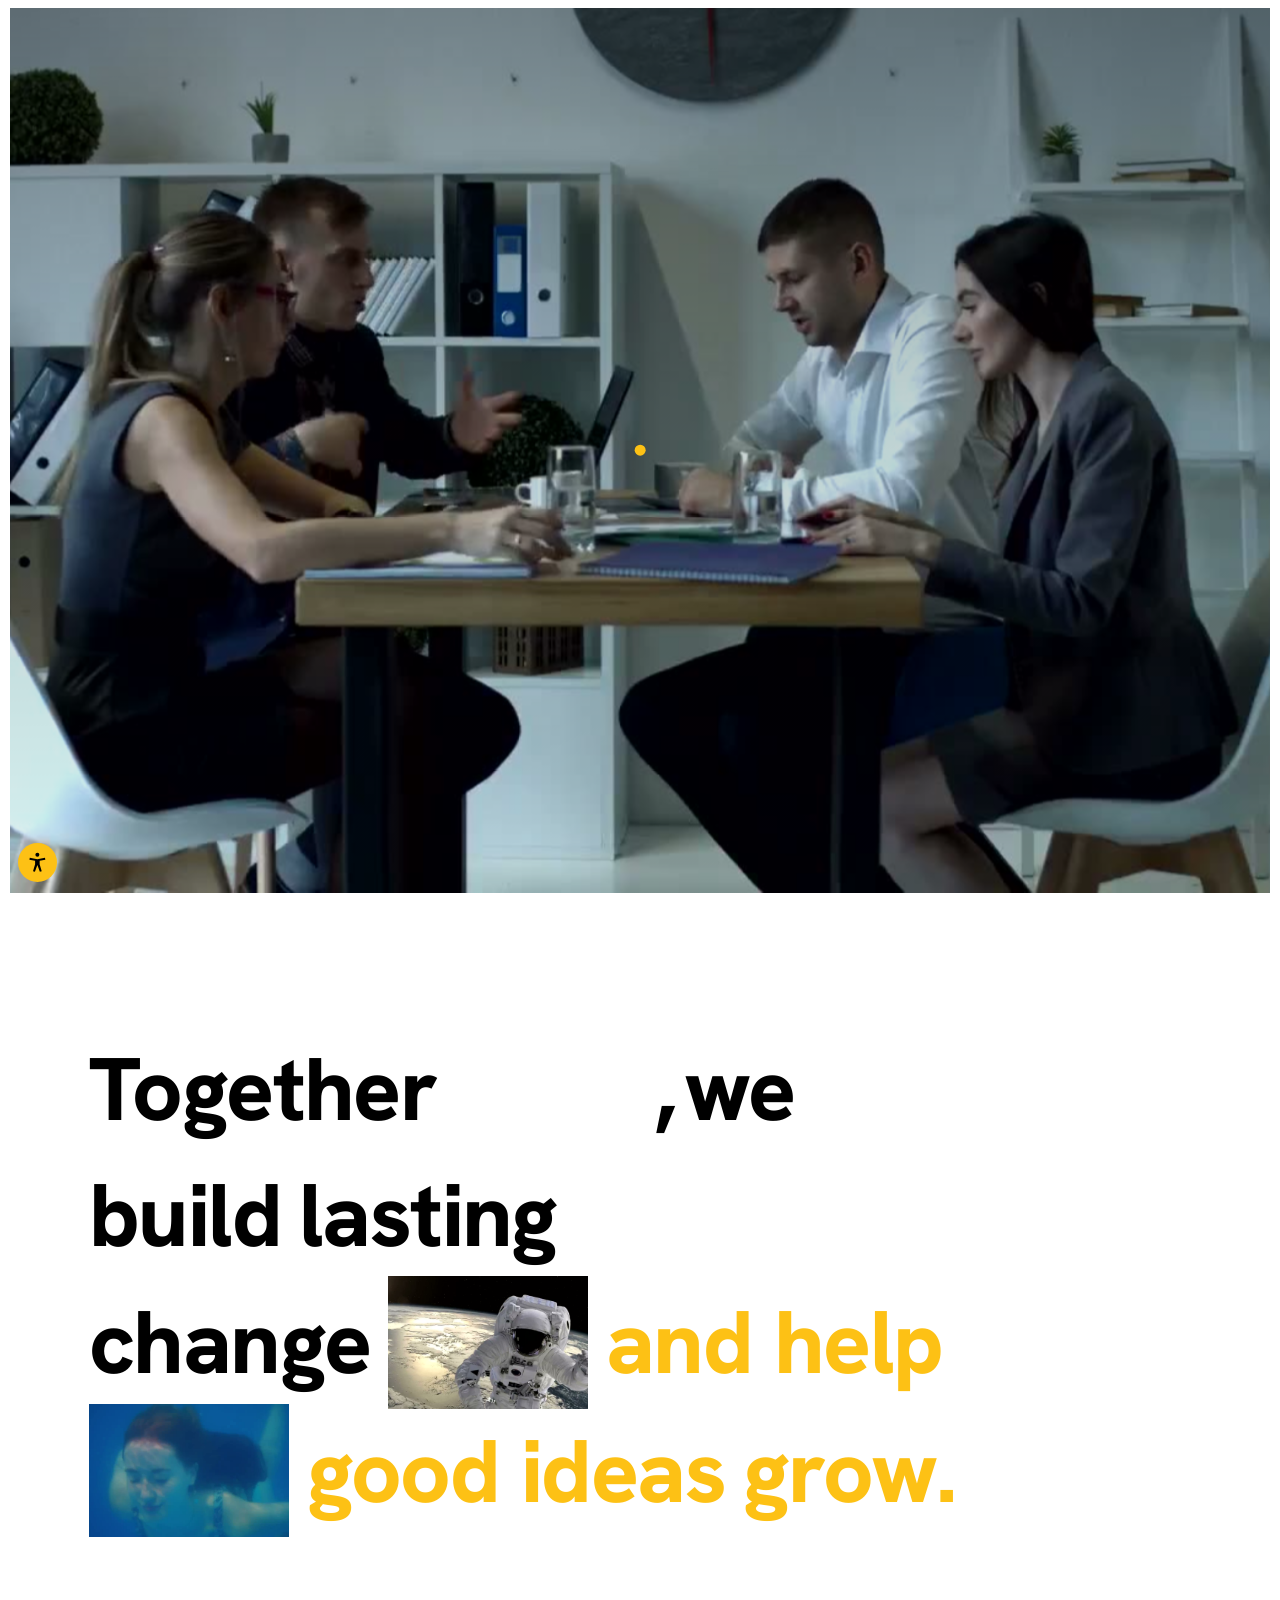
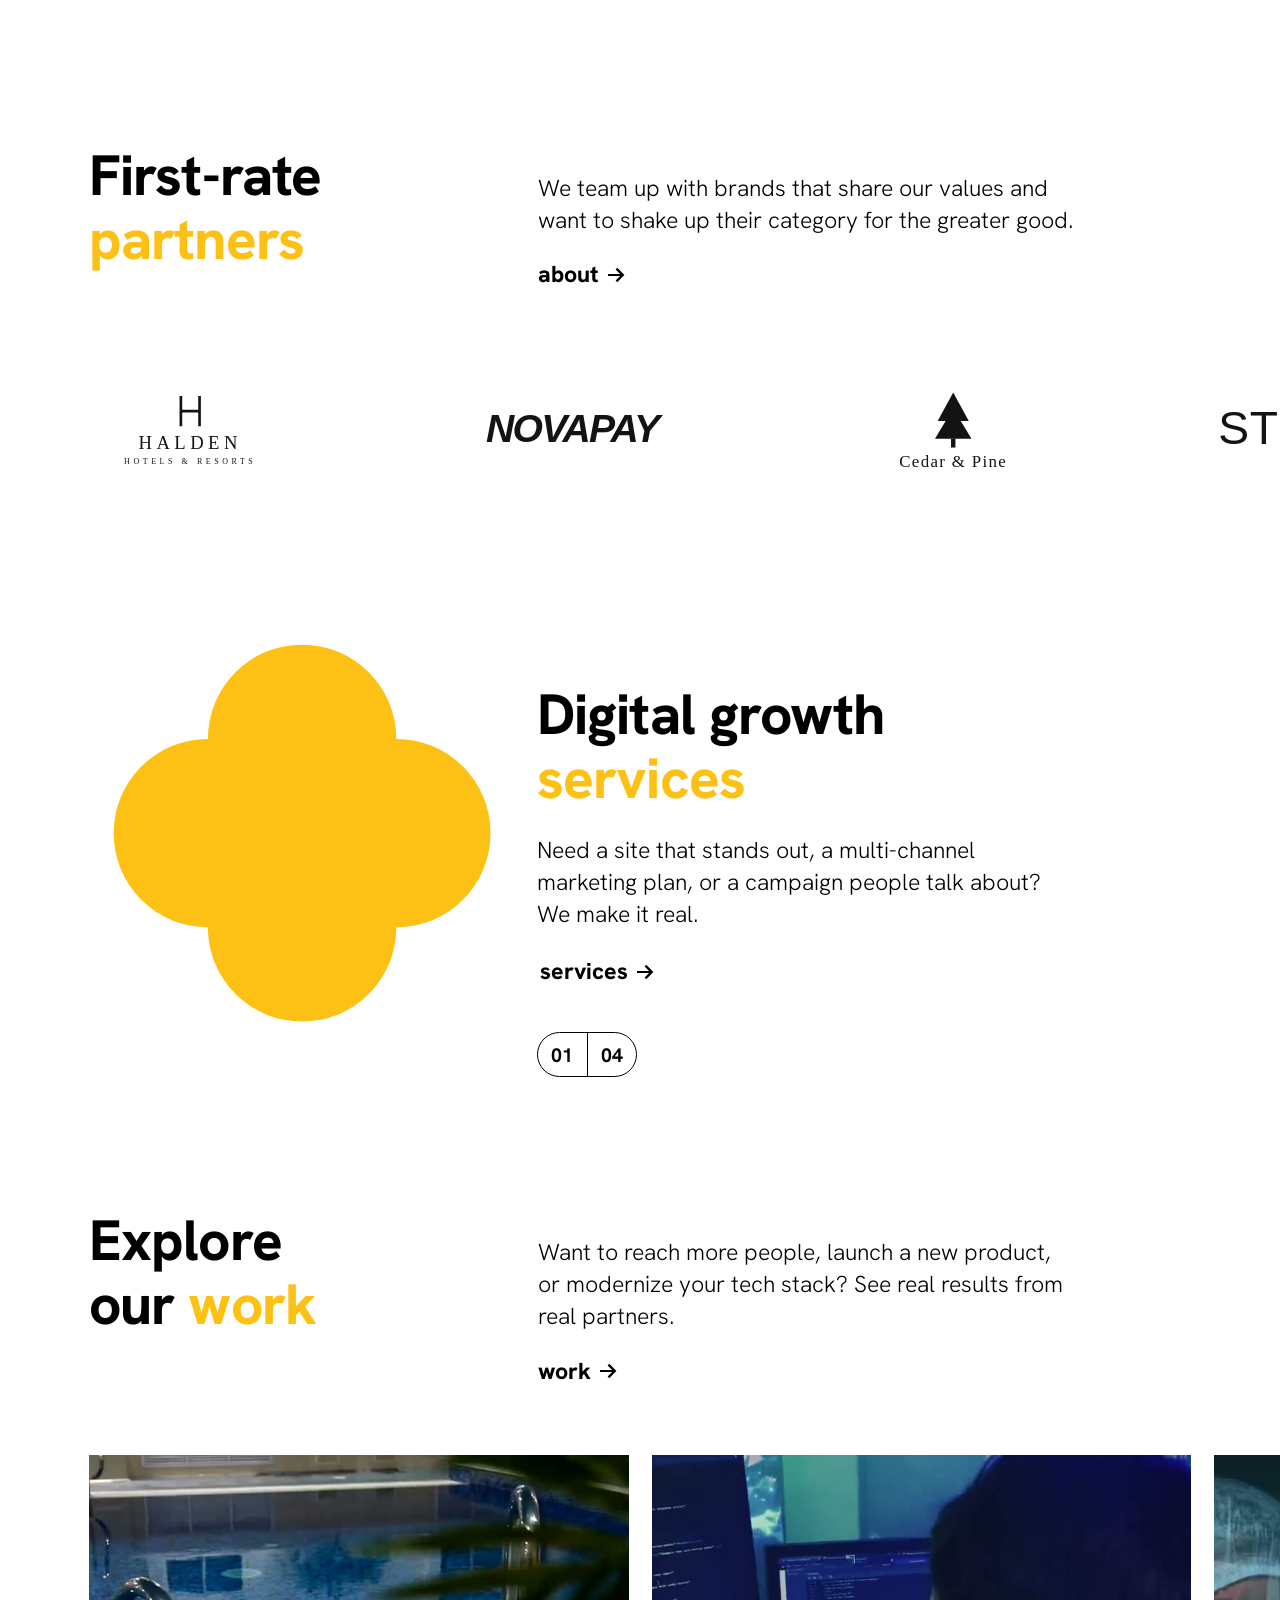
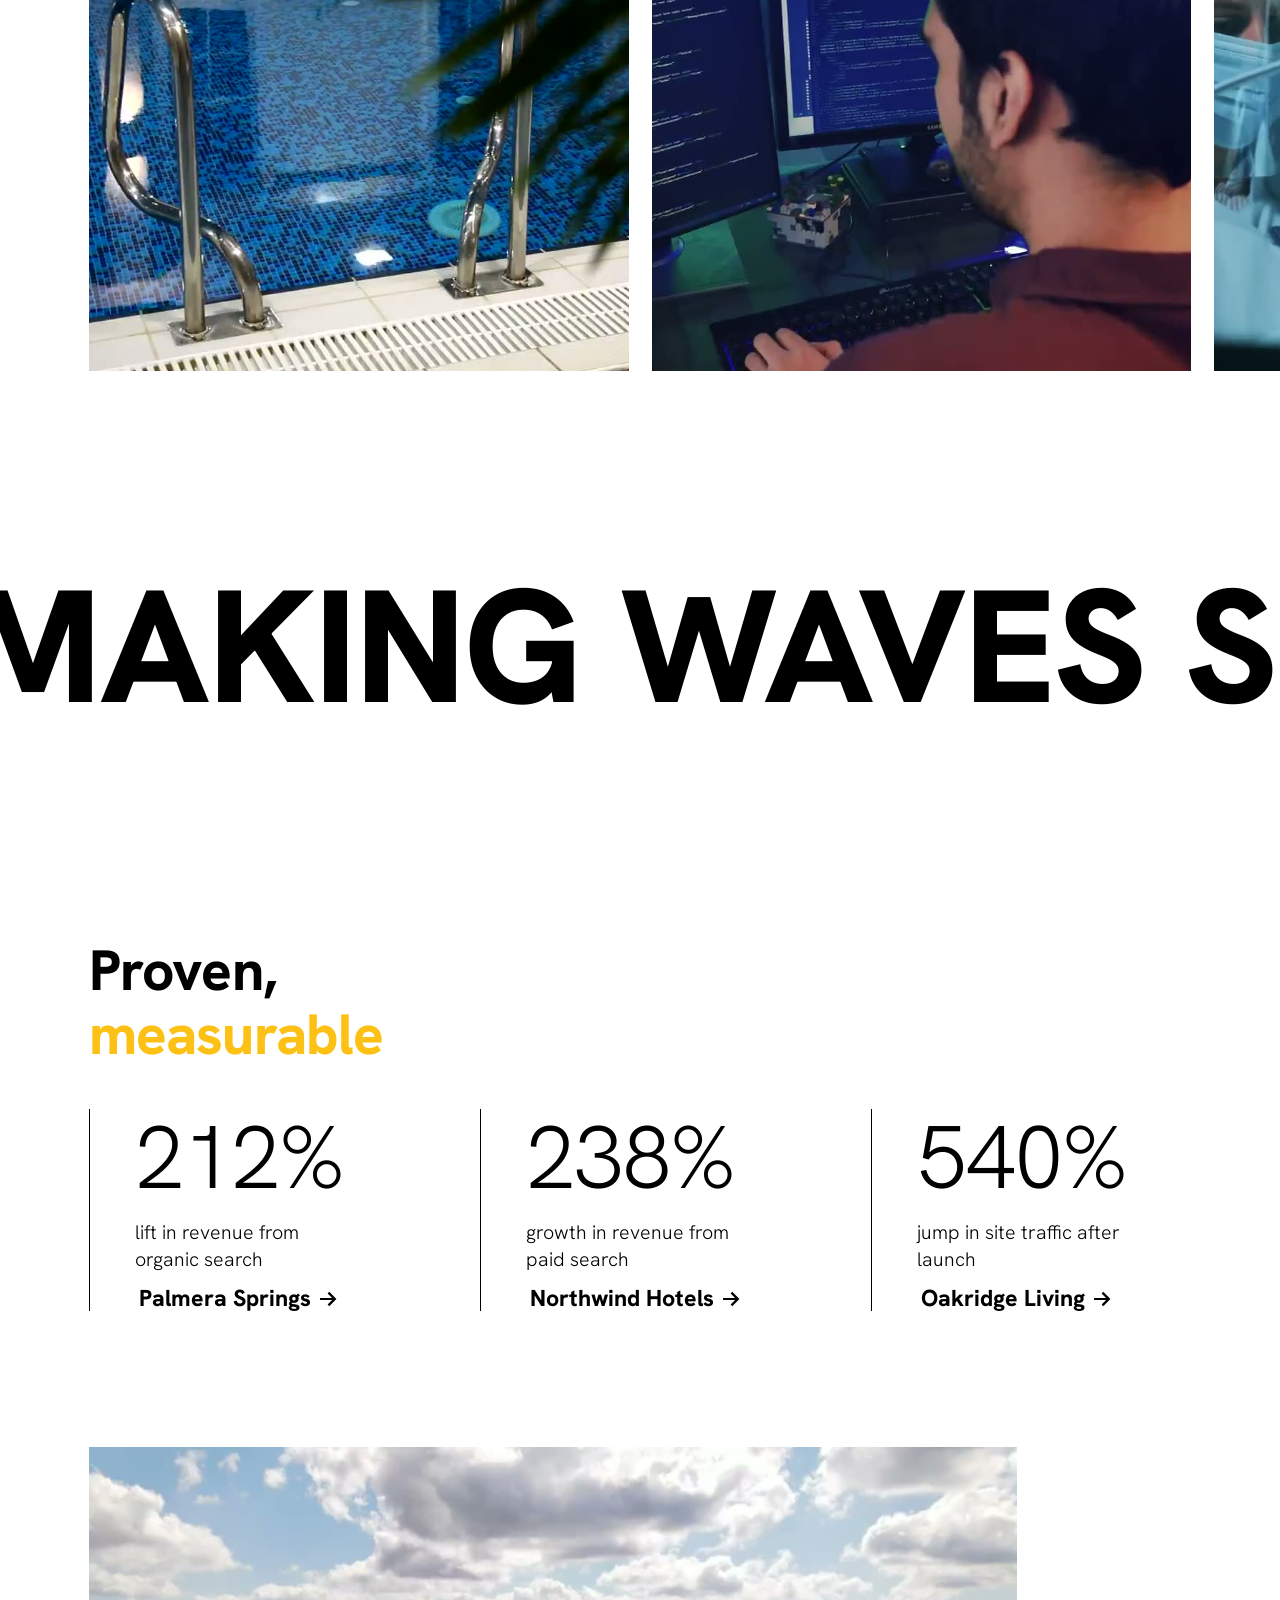
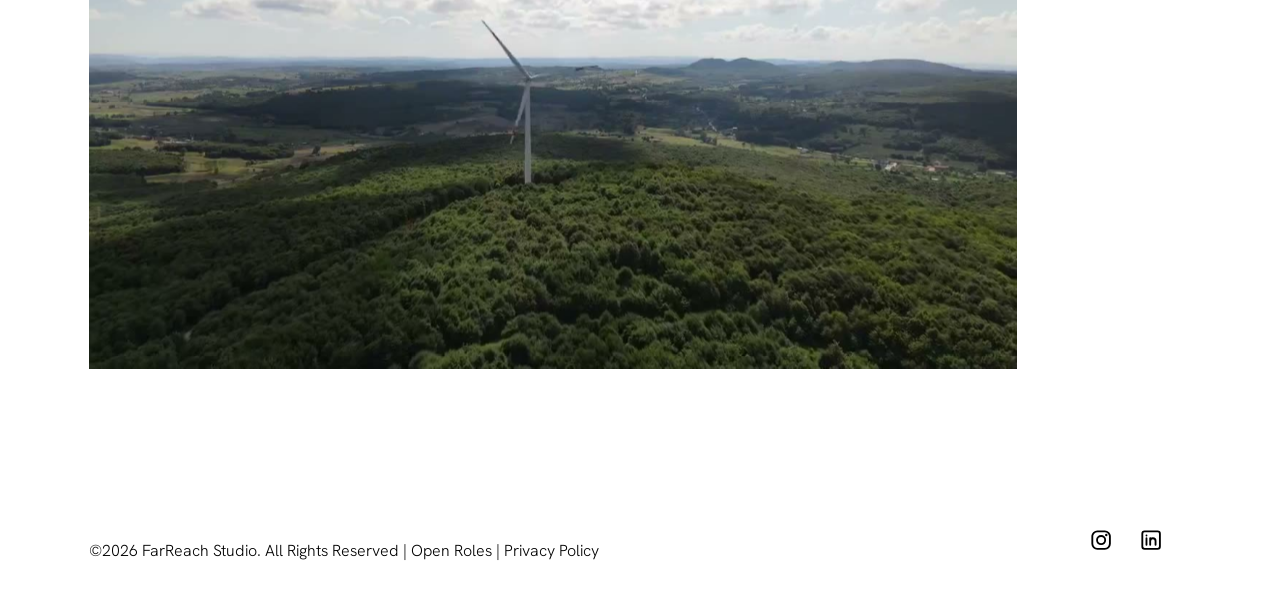
<file: index.html>
<!doctype html>
<html lang="en">
<head>
<meta charset="utf-8">
<meta name="viewport" content="width=device-width, initial-scale=1">
<title>FarReach | Digital experiences that move people</title>
<meta name="description" content="FarReach is an independent digital agency. Strategy, design, development and marketing for brands that want to move people.">
<link rel="preload" href="assets/fonts/hanken.woff2" as="font" type="font/woff2" crossorigin>
<link rel="stylesheet" href="assets/css/style.css">
<link rel="stylesheet" href="assets/css/components.css">
<link rel="stylesheet" href="assets/css/home.css">
</head>
<body class="page-home intro">
<a class="skip" href="#main">Skip to content</a>
<div id="site-header"></div>

<main id="main">
  <!-- ===== HERO (full-screen video stack flies into the "Together" slot on scroll) ===== -->
  <section class="hero" aria-label="Intro">
    <div class="hero-copy wrap">
      <h1 class="t-display hero-title">
        <span class="hl">Bridging <span class="cycle yellow" data-cycle="a">brands</span></span>
        <span class="hl">with <span class="cycle yellow" data-cycle="b">people.</span></span>
      </h1>
      <a class="hero-case arrow-link" href="work.html" data-case><span class="case-name"></span></a>
    </div>
  </section>

  <div class="fly fly-hero" id="flyHero" aria-hidden="true">
    <video muted playsinline loop preload="auto" poster="assets/video/intro.jpg" src="assets/video/intro.mp4" class="on"></video>
    <video muted playsinline loop preload="none" poster="assets/video/tech.jpg" data-src="assets/video/tech.mp4"></video>
    <video muted playsinline loop preload="none" poster="assets/video/health.jpg" data-src="assets/video/health.mp4"></video>
    <video muted playsinline loop preload="none" poster="assets/video/estate.jpg" data-src="assets/video/estate.mp4"></video>
    <video muted playsinline loop preload="none" poster="assets/video/hotel.jpg" data-src="assets/video/hotel.mp4"></video>
    <video muted playsinline loop preload="none" poster="assets/video/edu.jpg" data-src="assets/video/edu.mp4"></video>
    <video muted playsinline loop preload="none" poster="assets/video/arts.jpg" data-src="assets/video/arts.mp4"></video>
    <div class="shade"></div>
  </div>

  <!-- ===== MANIFESTO ===== -->
  <section class="manifesto wrap" aria-label="Our purpose">
    <p class="t-display mani">
      <span class="w">Together</span><span class="slot" id="slotHero"></span><span class="w comma">,</span><span class="w">we</span><i class="br"></i>
      <span class="w">build</span> <span class="w">lasting</span><i class="br"></i>
      <span class="w">change</span><span class="slot cyc" data-every="2600">
        <video muted playsinline loop autoplay preload="metadata" poster="assets/video/astro.jpg" src="assets/video/astro.mp4" class="on"></video>
        <img src="assets/img/vr-headset.jpg" alt="" loading="lazy">
        <img src="assets/img/cells.jpg" alt="" loading="lazy">
        <img src="assets/img/pipette.jpg" alt="" loading="lazy">
      </span><span class="w yellow">and help</span><i class="br"></i>
      <span class="slot cyc" data-every="2200">
        <video muted playsinline loop autoplay preload="metadata" poster="assets/video/swim.jpg" src="assets/video/swim.mp4" class="on"></video>
        <img src="assets/img/man-smile.jpg" alt="" loading="lazy">
        <img src="assets/img/woman-red.jpg" alt="" loading="lazy">
        <img src="assets/img/crowd.jpg" alt="" loading="lazy">
        <img src="assets/img/young-man.jpg" alt="" loading="lazy">
        <img src="assets/img/woman-blonde.jpg" alt="" loading="lazy">
        <img src="assets/img/man-grey.jpg" alt="" loading="lazy">
      </span><span class="w yellow">good ideas</span> <span class="w yellow">grow.</span>
    </p>
  </section>

  <!-- ===== PARTNERS ===== -->
  <section class="partners" aria-labelledby="partners-h">
    <div class="wrap sec-head">
      <div class="l rv"><h2 class="t-h2" id="partners-h"><span>First-rate</span><br><span class="yellow">partners</span></h2></div>
      <div class="r rv rv-d1">
        <p class="t-body">We team up with brands that share our values and want to shake up their category for the greater good.</p>
        <a class="t-link arrow-link" href="about.html">about<span class="arrow"></span></a>
      </div>
    </div>
    <div class="logo-marquee" aria-label="Client logos">
      <div class="logo-track" id="logoTrack"></div>
    </div>
  </section>

  <!-- ===== SERVICES SLIDER ===== -->
  <section class="services wrap" aria-label="Services" aria-roledescription="carousel">
    <div class="svc-row">
      <div class="svc-shape" id="svcShape" aria-hidden="true"></div>
      <div class="svc-slides" id="svcSlides">
        <article class="svc on">
          <h2 class="t-h2"><span>Digital growth</span><br><span class="yellow">services</span></h2>
          <p class="t-body">Need a site that stands out, a multi-channel marketing plan, or a campaign people talk about? We make it real.</p>
          <a class="t-link arrow-link" href="services.html">services<span class="arrow"></span></a>
        </article>
        <article class="svc">
          <h2 class="t-h2"><span><span class="yellow">Plan</span> a sharp</span><br><span>playbook</span></h2>
          <p class="t-body">Good strategy starts with your brand, fits your audience, serves your goals, and is backed by the right people, process, and proof.</p>
          <a class="t-link arrow-link" href="services.html#plan">services<span class="arrow"></span></a>
        </article>
        <article class="svc">
          <h2 class="t-h2"><span><span class="yellow">Make</span> something</span><br><span>remarkable</span></h2>
          <p class="t-body">Skip the ordinary and aim for the breakthrough. Be brave. Be distinct. Be seen. Safe ideas never moved anyone.</p>
          <a class="t-link arrow-link" href="services.html#make">services<span class="arrow"></span></a>
        </article>
        <article class="svc">
          <h2 class="t-h2"><span><span class="yellow">Reach</span> real</span><br><span>people</span></h2>
          <p class="t-body">Honest connection beats clever tricks. Drop the noise, skip the fluff, and be truly great at what you do. That is how you win.</p>
          <a class="t-link arrow-link" href="services.html#reach">services<span class="arrow"></span></a>
        </article>
      </div>
      <div class="svc-count">
        <div class="counter" id="svcCounter">
          <button class="half prev" aria-label="Previous service"><span class="num cur">01</span><span class="ar">&larr;</span></button>
          <button class="half next" aria-label="Next service"><span class="num">04</span><span class="ar">&rarr;</span></button>
        </div>
      </div>
    </div>
  </section>

  <!-- ===== WORK RAIL ===== -->
  <section class="work" aria-labelledby="work-h">
    <div class="wrap sec-head">
      <div class="l rv"><h2 class="t-h2" id="work-h"><span>Explore</span><br><span>our <span class="yellow">work</span></span></h2></div>
      <div class="r rv rv-d1">
        <p class="t-body">Want to reach more people, launch a new product, or modernize your tech stack? See real results from real partners.</p>
        <a class="t-link arrow-link" href="work.html">work<span class="arrow"></span></a>
      </div>
    </div>
    <div class="rail-wrap">
      <div class="rail" id="rail"></div>
    </div>
  </section>

  <!-- ===== BIG MARQUEE ===== -->
  <section class="big-marquee" aria-label="Since 2004">
    <div class="bm-track" id="bmTrack"></div>
  </section>

  <!-- ===== STATS ===== -->
  <section class="stats" aria-labelledby="stats-h">
    <div class="wrap"><h2 class="t-h2 rv" id="stats-h"><span>Proven,</span><br><span class="yellow">measurable</span></h2></div>
    <div class="wrap stat-row" id="statRow"></div>
  </section>
</main>

<div id="site-footer"></div>

<script src="assets/js/data.js"></script>
<script src="assets/js/site.js"></script>
<script src="assets/js/components.js"></script>
<script src="assets/js/home.js"></script>
</body>
</html>
</file>
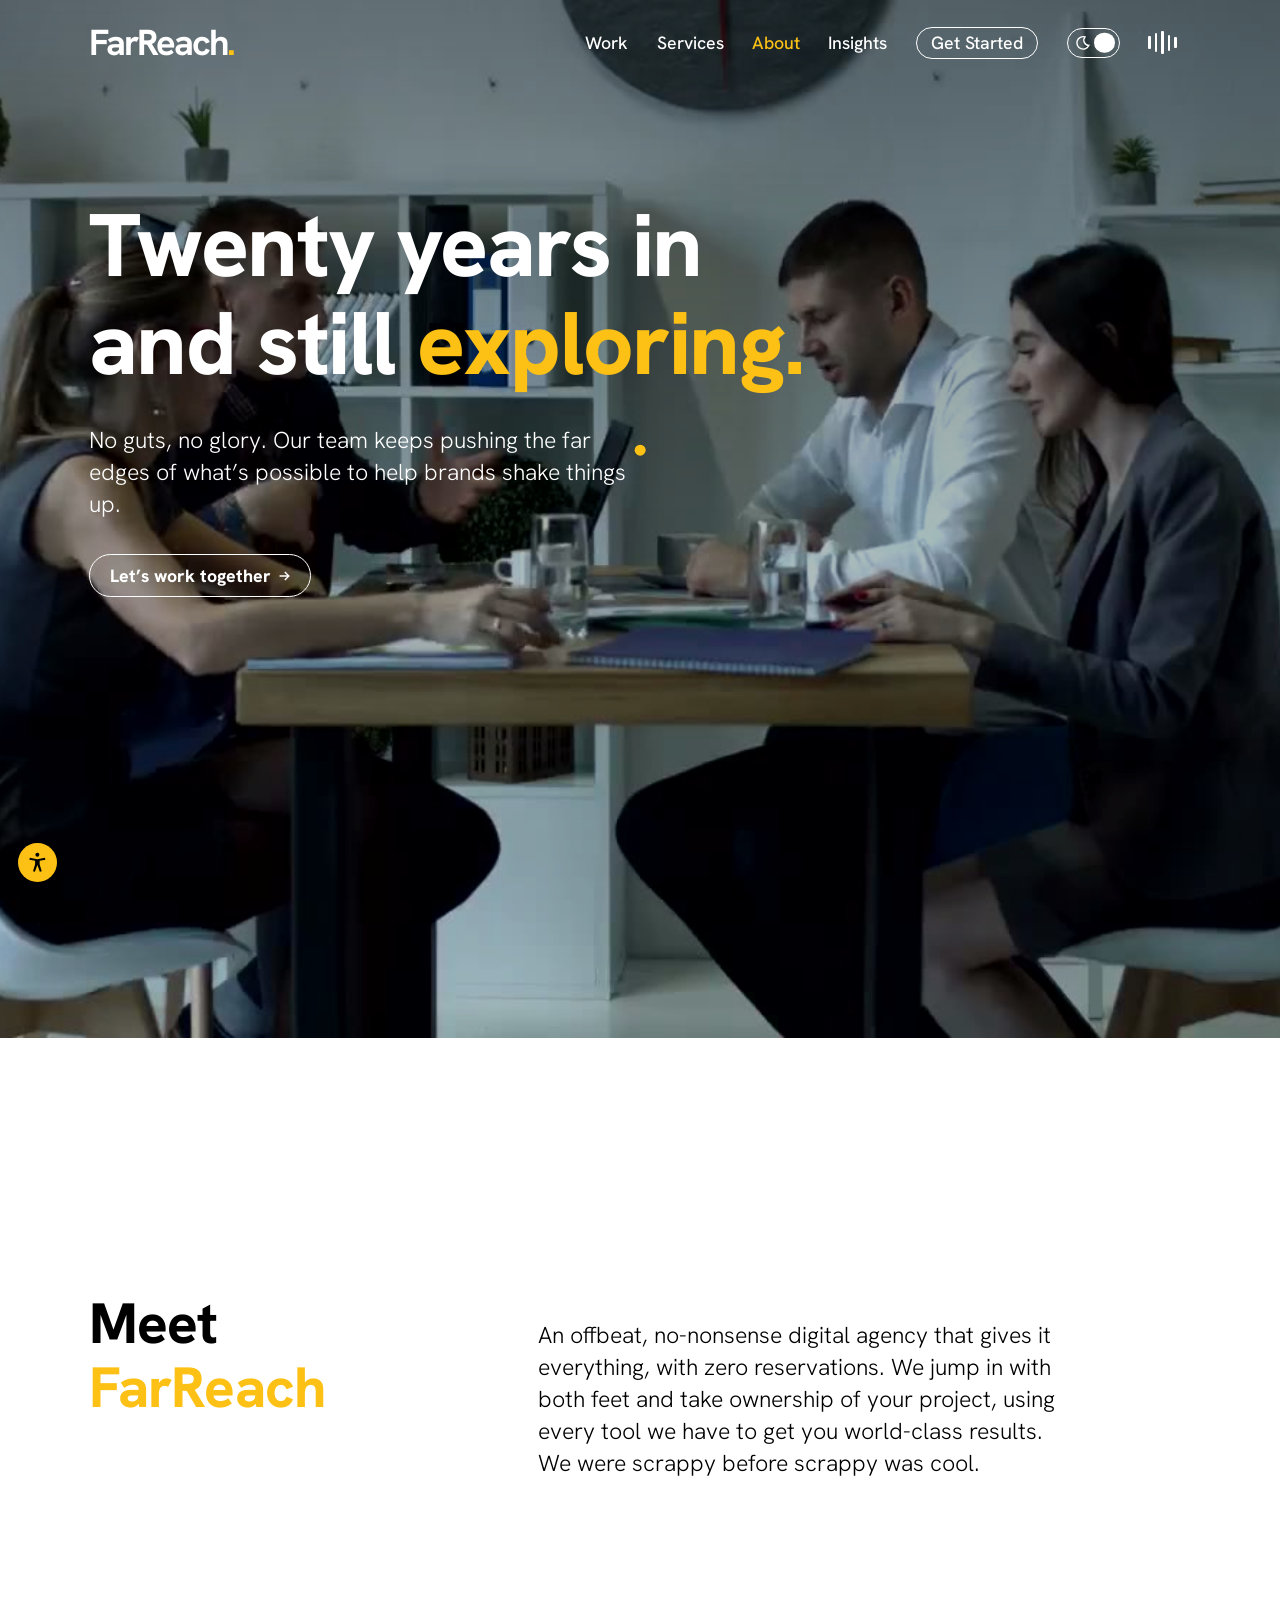
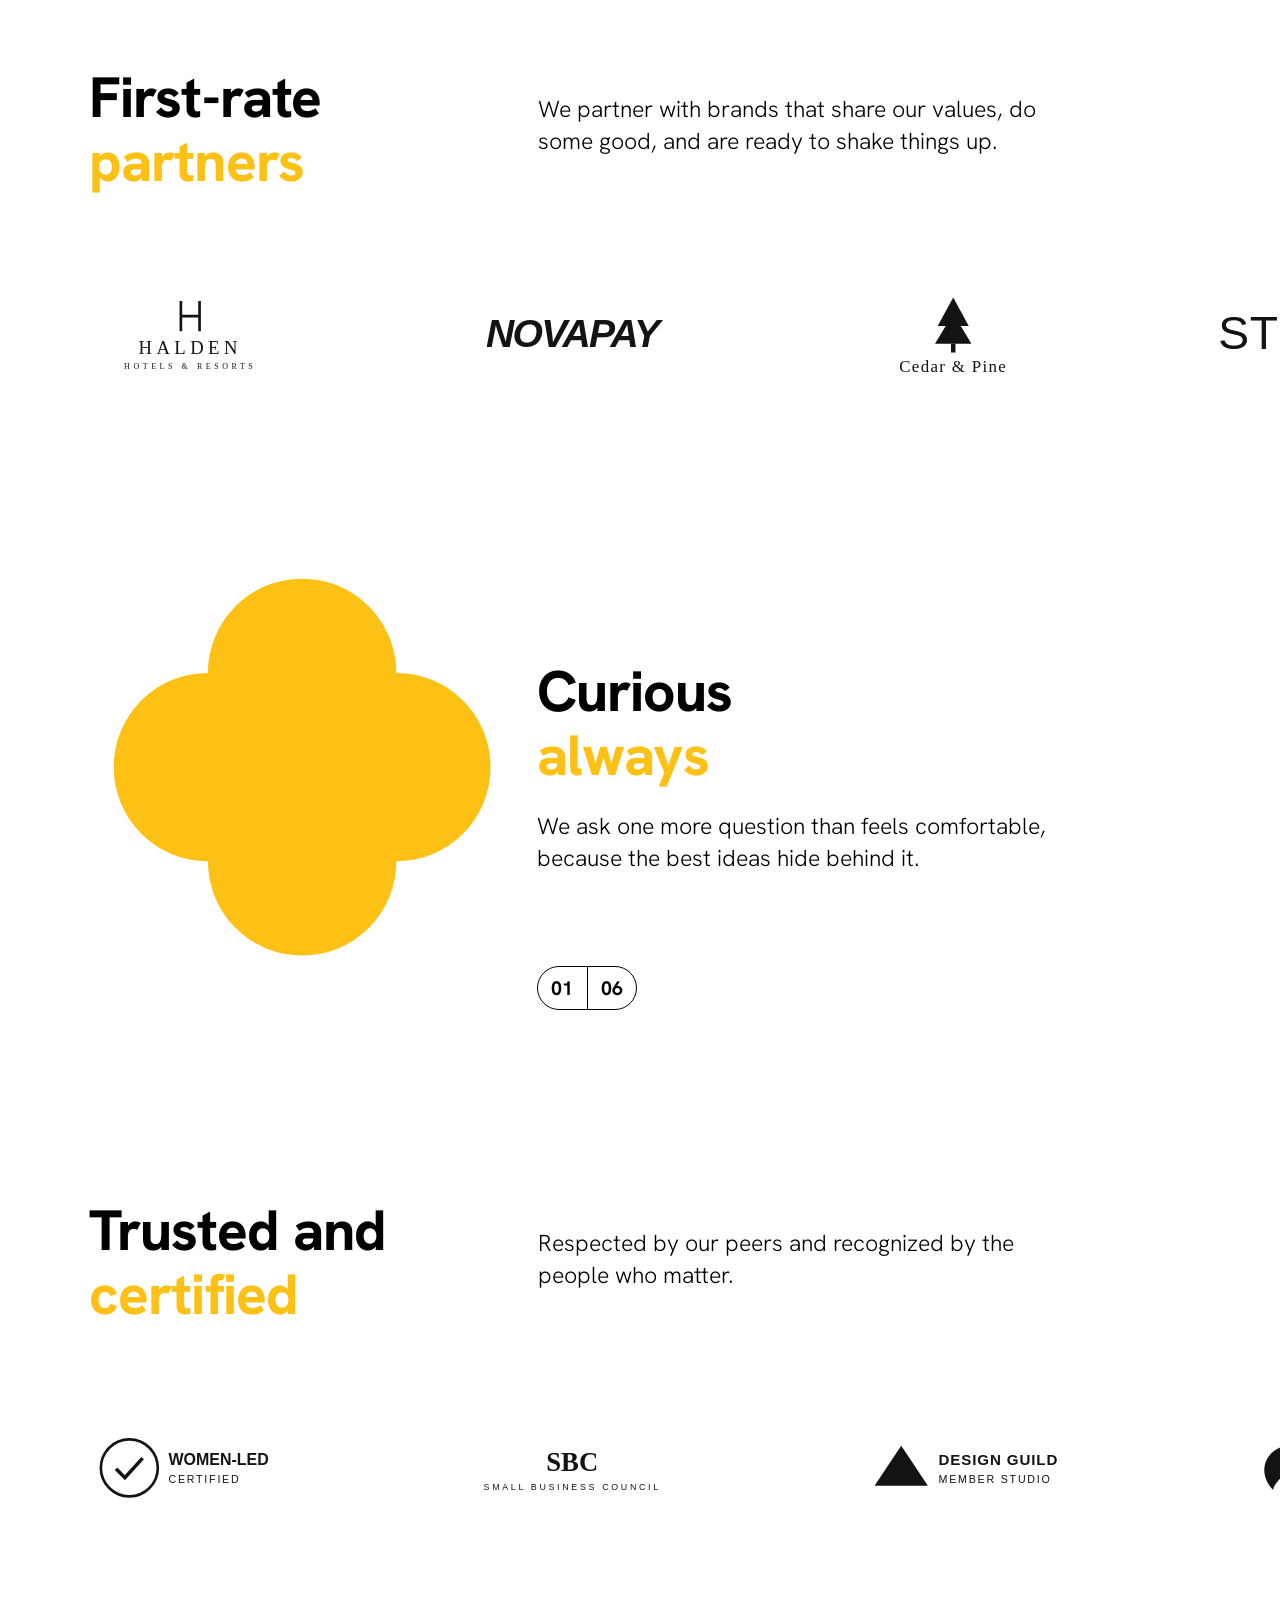
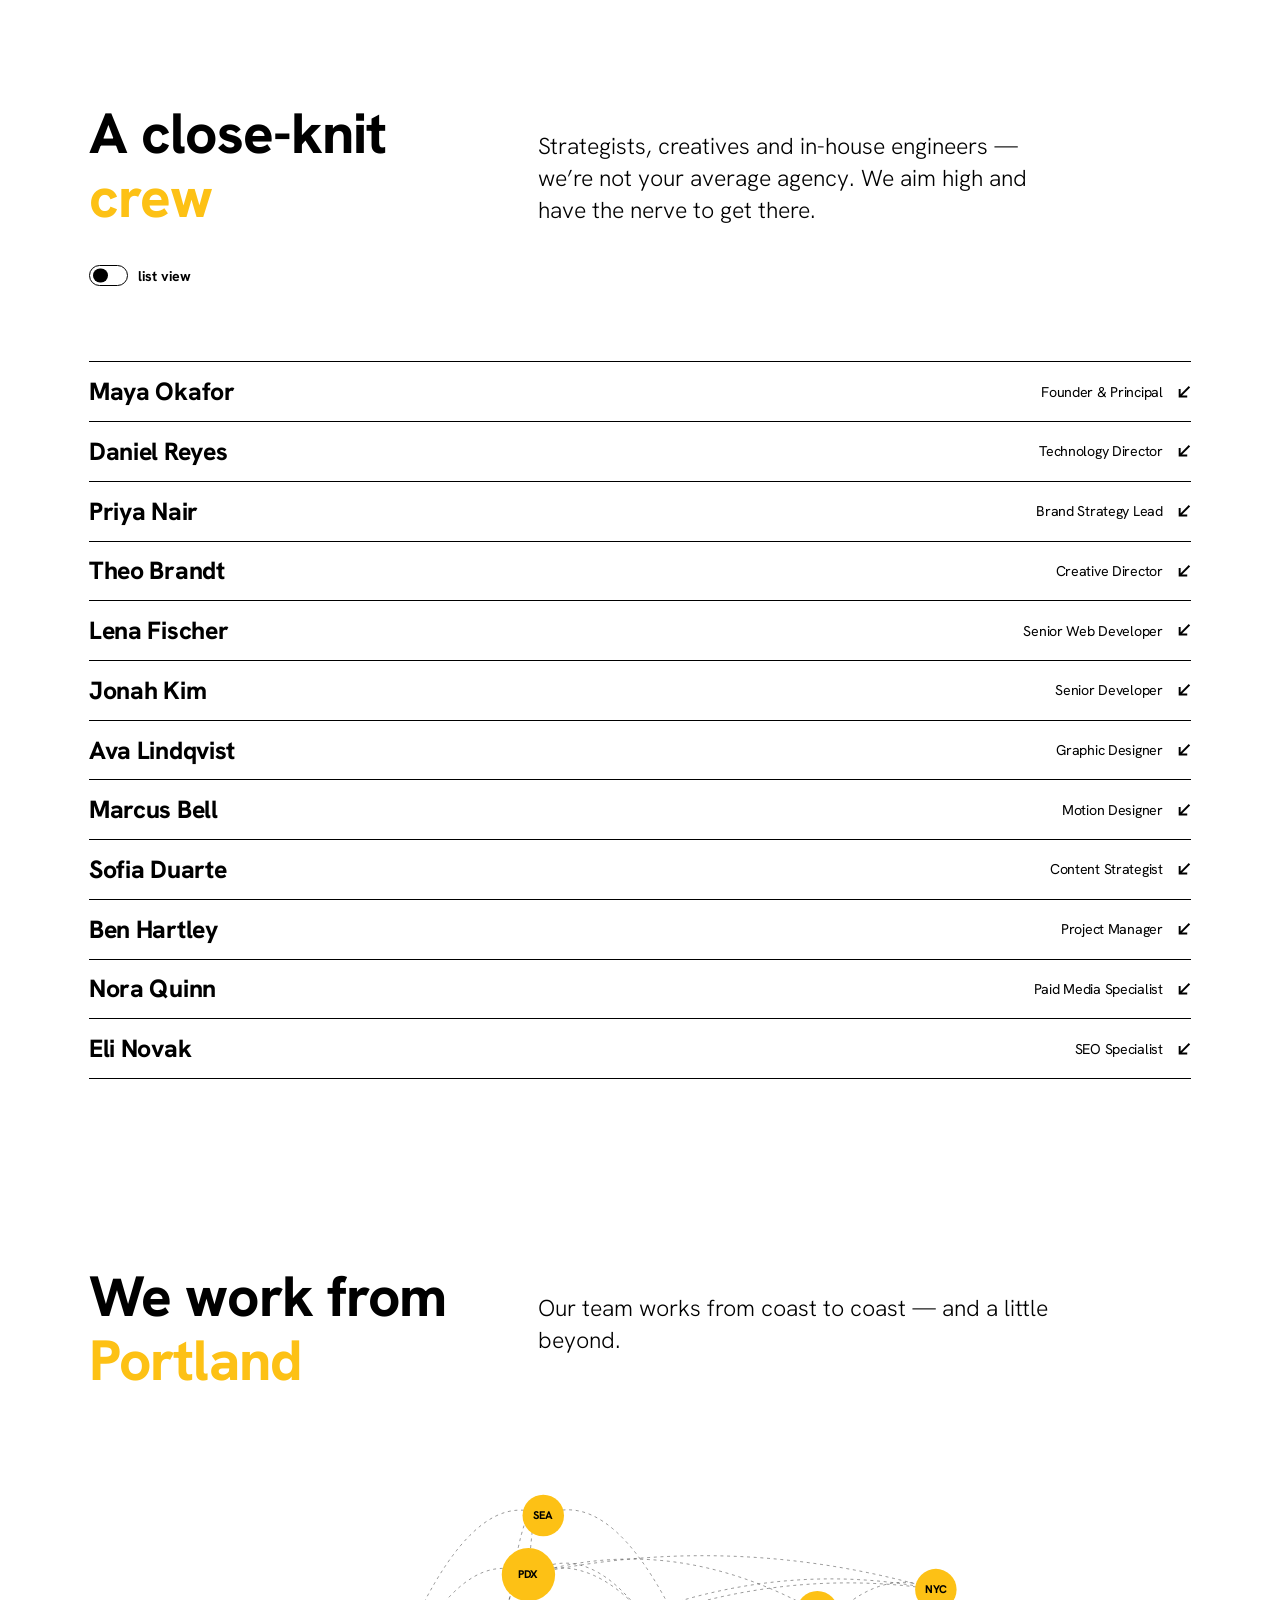
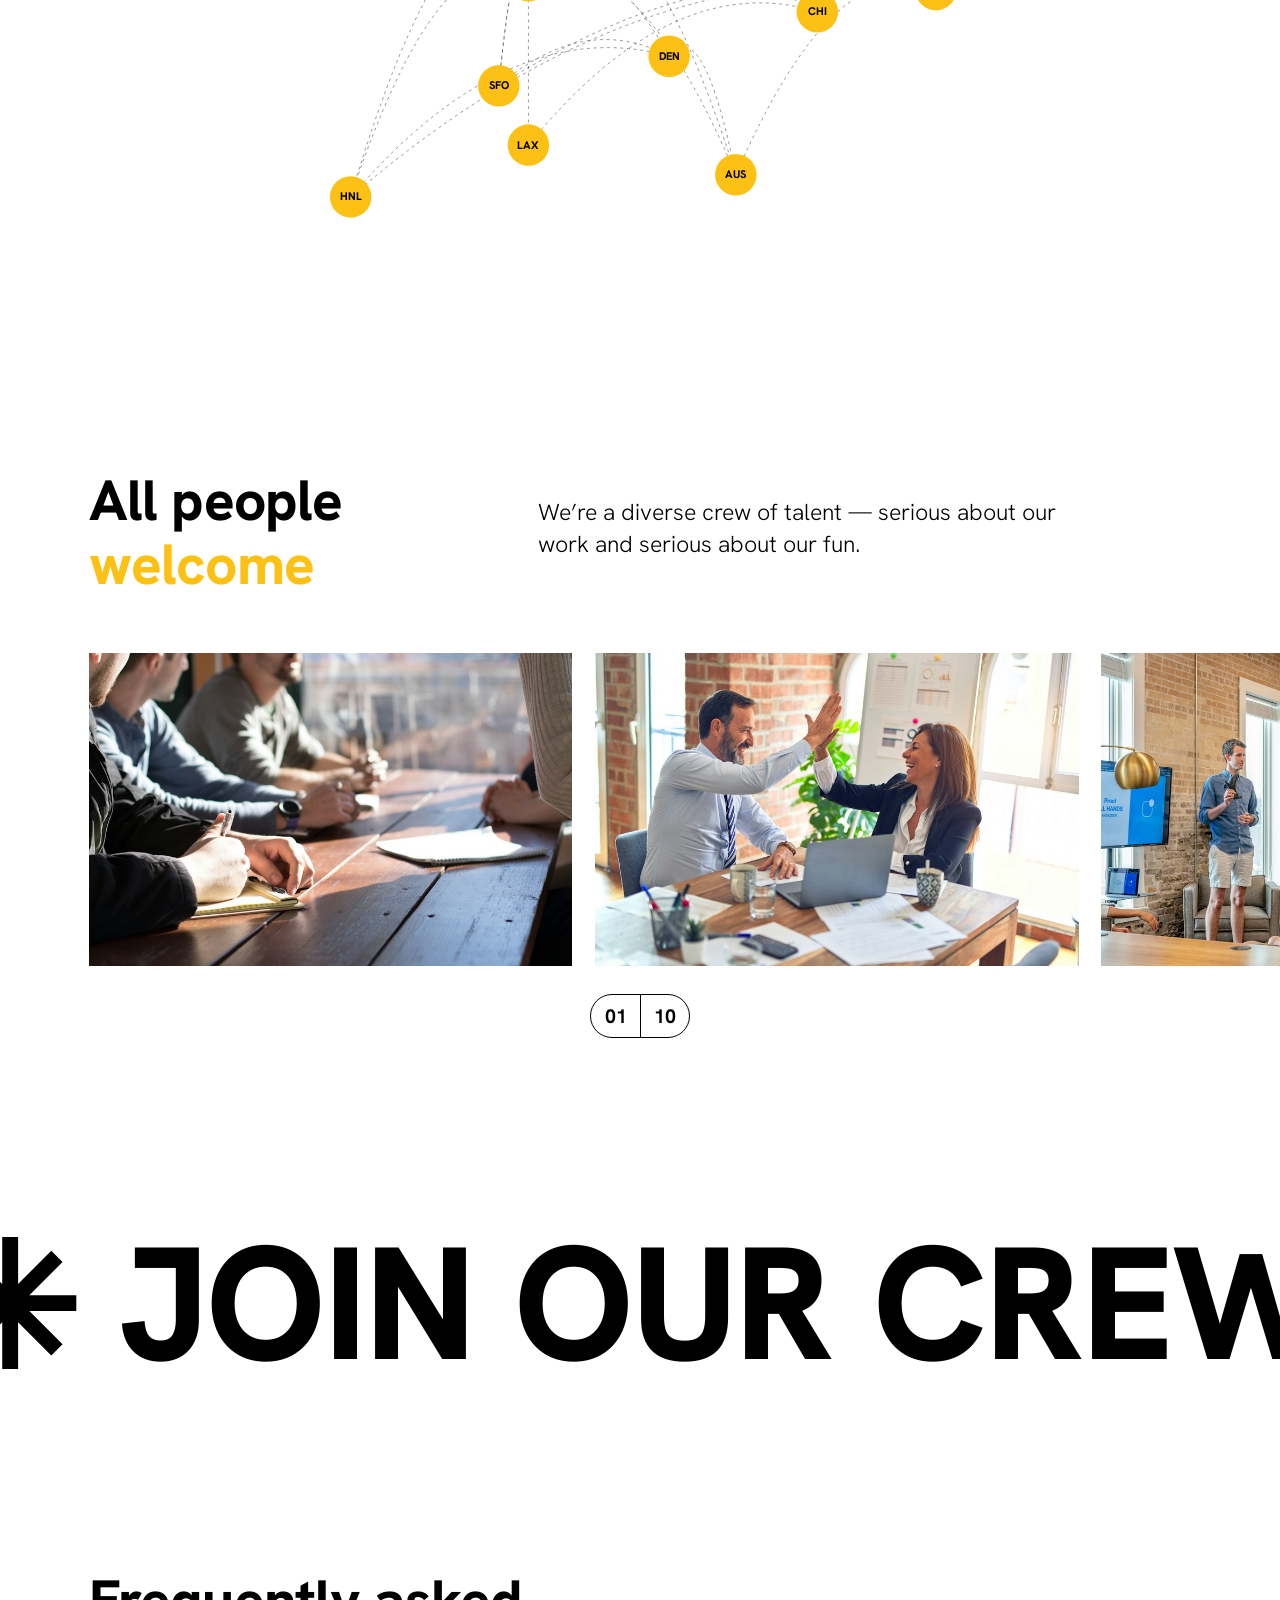
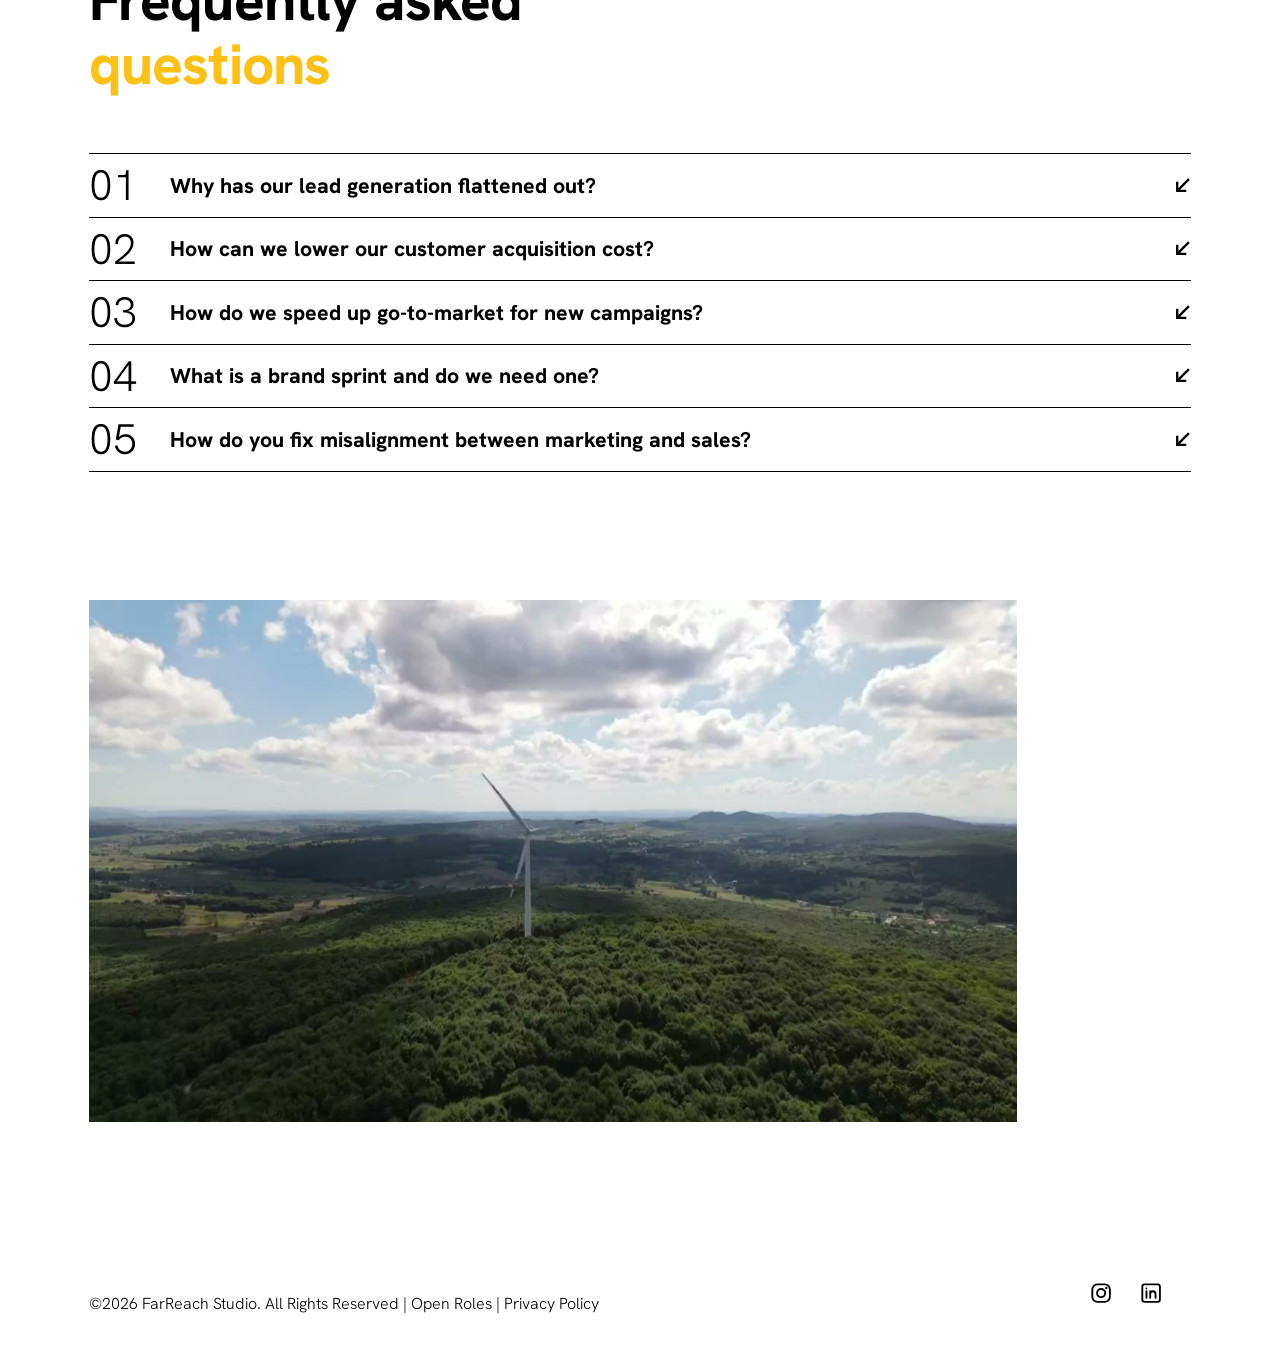
<file: about.html>
<!doctype html>
<html lang="en">
<head>
<meta charset="utf-8">
<meta name="viewport" content="width=device-width, initial-scale=1">
<title>About | FarReach</title>
<meta name="description" content="Meet FarReach — an independent digital agency based in Portland.">
<link rel="preload" href="assets/fonts/hanken.woff2" as="font" type="font/woff2" crossorigin>
<link rel="stylesheet" href="assets/css/style.css">
<link rel="stylesheet" href="assets/css/components.css">
<link rel="stylesheet" href="assets/css/pages.css">
</head>
<body class="page-about">
<a class="skip" href="#main">Skip to content</a>
<div id="site-header"></div>
<main id="main">
<section class="phero" aria-label="Intro">
  <div class="phero-media"><video muted playsinline loop autoplay preload="auto" poster="assets/video/intro.jpg" src="assets/video/intro.mp4"></video></div>
  <div class="phero-copy wrap">
    <h1 class="t-display"><span>Twenty years in</span><br><span class="l2">and still <span class="yellow" data-type="exploring.|curious.|hungry.">exploring.</span></span></h1>
    <p class="t-body">No guts, no glory. Our team keeps pushing the far edges of what’s possible to help brands shake things up.</p>
    <a class="btn-pill" href="contact.html">Let’s work together<span class="arrow"></span></a>
  </div>
</section>
<section class="page-first sec" aria-labelledby="a1">
  <div class="wrap sec-head ">
    <div class="l rv"><h2 class="t-h2" id="a1"><span>Meet</span><br><span class="yellow">FarReach</span></h2></div>
    <div class="r rv rv-d1"><p class="t-body">An offbeat, no-nonsense digital agency that gives it everything, with zero reservations. We jump in with both feet and take ownership of your project, using every tool we have to get you world-class results. We were scrappy before scrappy was cool.</p></div>
  </div>
</section>
<section class="sec" aria-labelledby="a2">
  <div class="wrap sec-head ">
    <div class="l rv"><h2 class="t-h2" id="a2"><span>First-rate</span><br><span class="yellow">partners</span></h2></div>
    <div class="r rv rv-d1"><p class="t-body">We partner with brands that share our values, do some good, and are ready to shake things up.</p></div>
  </div>
  <div class="logo-marquee"><div class="logo-track" data-logos="logos"></div></div>
</section>
<section class="sec services" aria-label="Our values">
  <div class="wrap"><div class="svc-row">
    <div class="svc-shape" id="valShape" aria-hidden="true"></div>
    <div class="svc-slides" id="valSlides"></div>
    <div class="svc-count"><div class="counter" id="valCounter"><button class="half prev" aria-label="Previous"><span class="num cur">01</span><span class="ar">&larr;</span></button><button class="half next" aria-label="Next"><span class="num">06</span><span class="ar">&rarr;</span></button></div></div>
  </div></div>
</section>
<section class="sec" aria-labelledby="a3">
  <div class="wrap sec-head ">
    <div class="l rv"><h2 class="t-h2" id="a3"><span>Trusted and</span><br><span class="yellow">certified</span></h2></div>
    <div class="r rv rv-d1"><p class="t-body">Respected by our peers and recognized by the people who matter.</p></div>
  </div>
  <div class="logo-marquee"><div class="logo-track" data-logos="badges"></div></div>
</section>
<section class="sec team" aria-labelledby="a4">
  <div class="wrap sec-head ">
    <div class="l rv"><h2 class="t-h2" id="a4"><span>A close-knit</span><br><span class="yellow">crew</span></h2></div>
    <div class="r rv rv-d1"><p class="t-body">Strategists, creatives and in-house engineers — we’re not your average agency. We aim high and have the nerve to get there.</p></div>
  </div>
  <div class="wrap">
    <button class="switch" id="teamSwitch" aria-pressed="false" style="margin-top:2.5rem"><span class="tr"></span><span class="lbl">list view</span></button>
    <div class="biglist" id="teamList"></div>
    <div class="team-grid" id="teamGrid"></div>
  </div>
</section>
<section class="sec" aria-labelledby="a5">
  <div class="wrap sec-head ">
    <div class="l rv"><h2 class="t-h2" id="a5"><span>We work from</span><br><span class="yellow">Portland</span></h2></div>
    <div class="r rv rv-d1"><p class="t-body">Our team works from coast to coast — and a little beyond.</p></div>
  </div>
  <div class="wrap"><div class="map" id="map"></div></div>
</section>
<section class="sec" aria-labelledby="a6">
  <div class="wrap sec-head ">
    <div class="l rv"><h2 class="t-h2" id="a6"><span>All people</span><br><span class="yellow">welcome</span></h2></div>
    <div class="r rv rv-d1"><p class="t-body">We’re a diverse crew of talent — serious about our work and serious about our fun.</p></div>
  </div>
  <div class="photos"><div class="photos-track" id="photoTrack"></div></div>
  <div class="photos-nav"><div class="counter" id="photoCounter"><button class="half prev" aria-label="Previous"><span class="num cur">01</span><span class="ar">&larr;</span></button><button class="half next" aria-label="Next"><span class="num">06</span><span class="ar">&rarr;</span></button></div></div>
</section>
<section class="big-marquee sec" data-marquee="Join our crew" aria-label="Join our crew"><div class="bm-track"></div></section>
<section class="sec" aria-labelledby="faq">
  <div class="wrap"><h2 class="t-h2 rv" id="faq"><span>Frequently asked</span><br><span class="yellow">questions</span></h2><div class="acc" data-faq="numbered"></div></div>
</section>
<div style="height:9rem"></div>
</main>
<div id="site-footer"></div>
<script src="assets/js/data.js"></script>
<script src="assets/js/site.js"></script>
<script src="assets/js/components.js"></script>
<script src="assets/js/pages.js"></script>
</body>
</html>
</file>
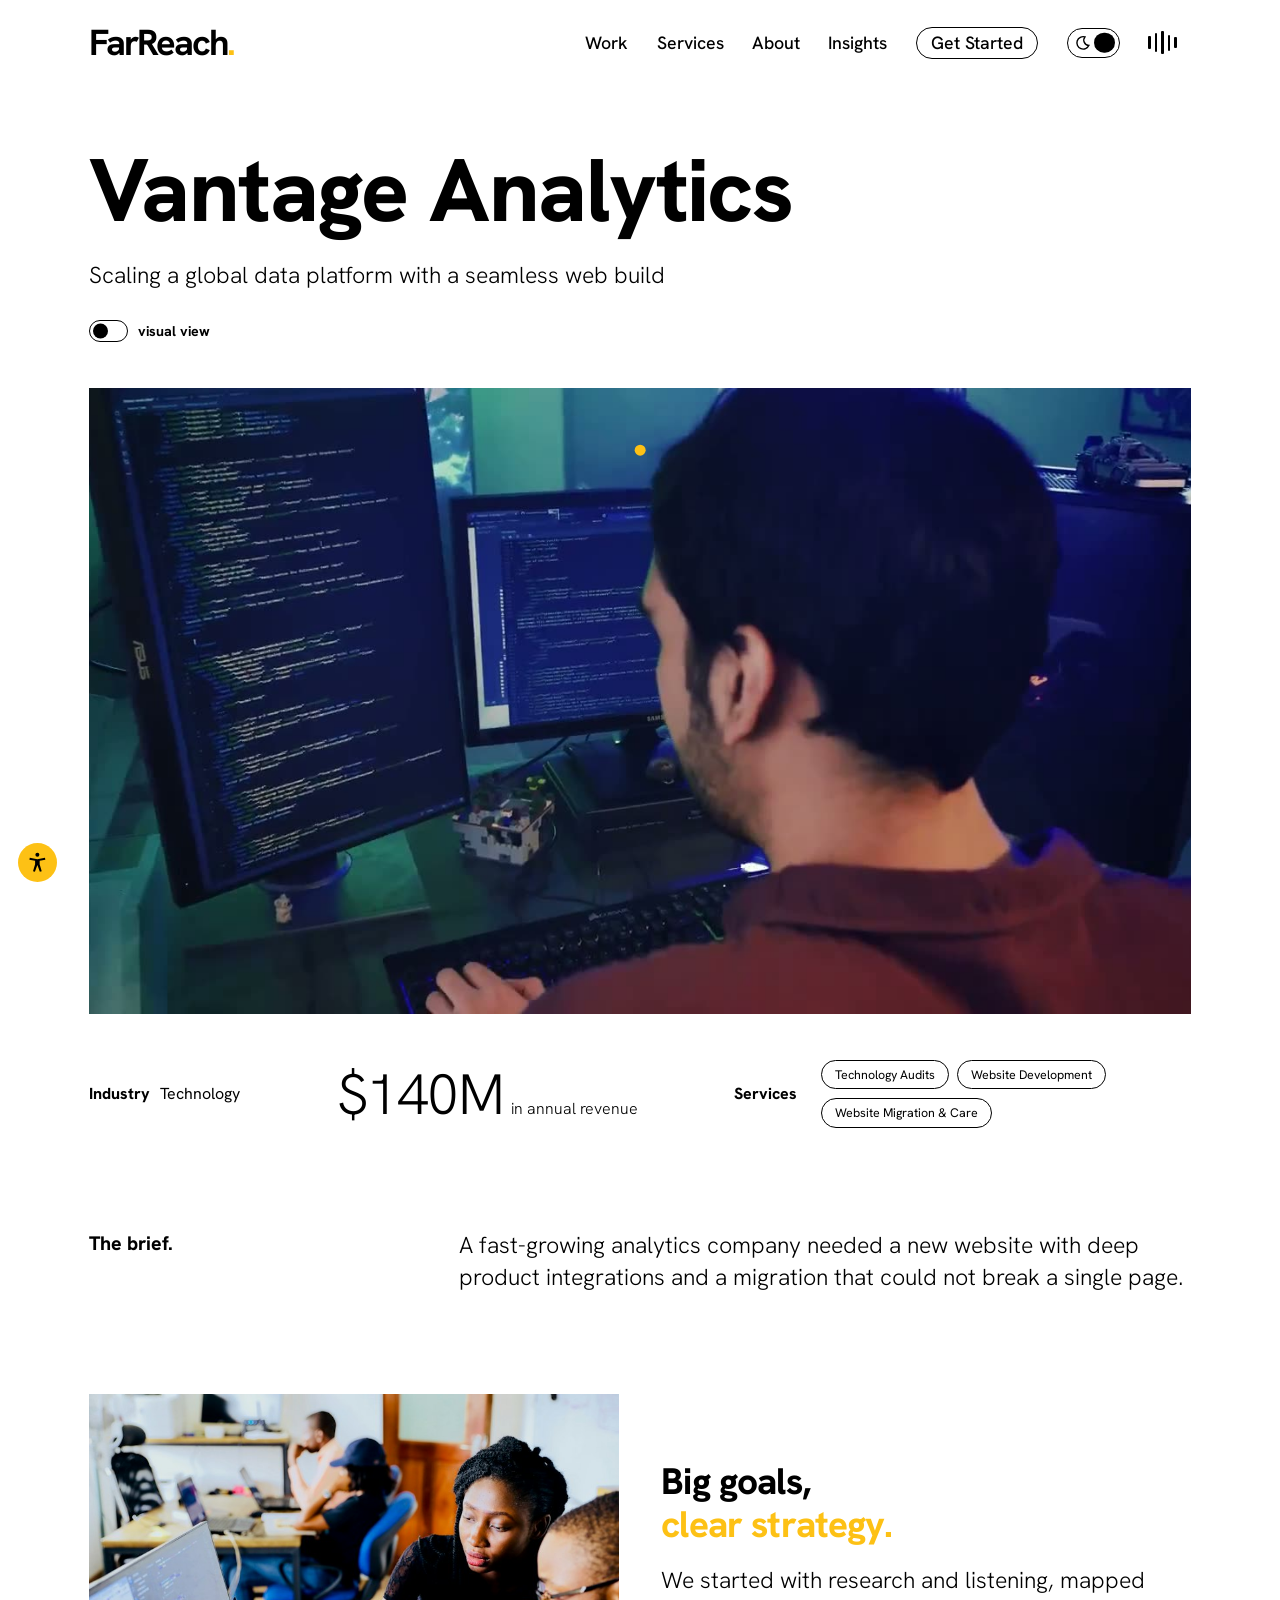
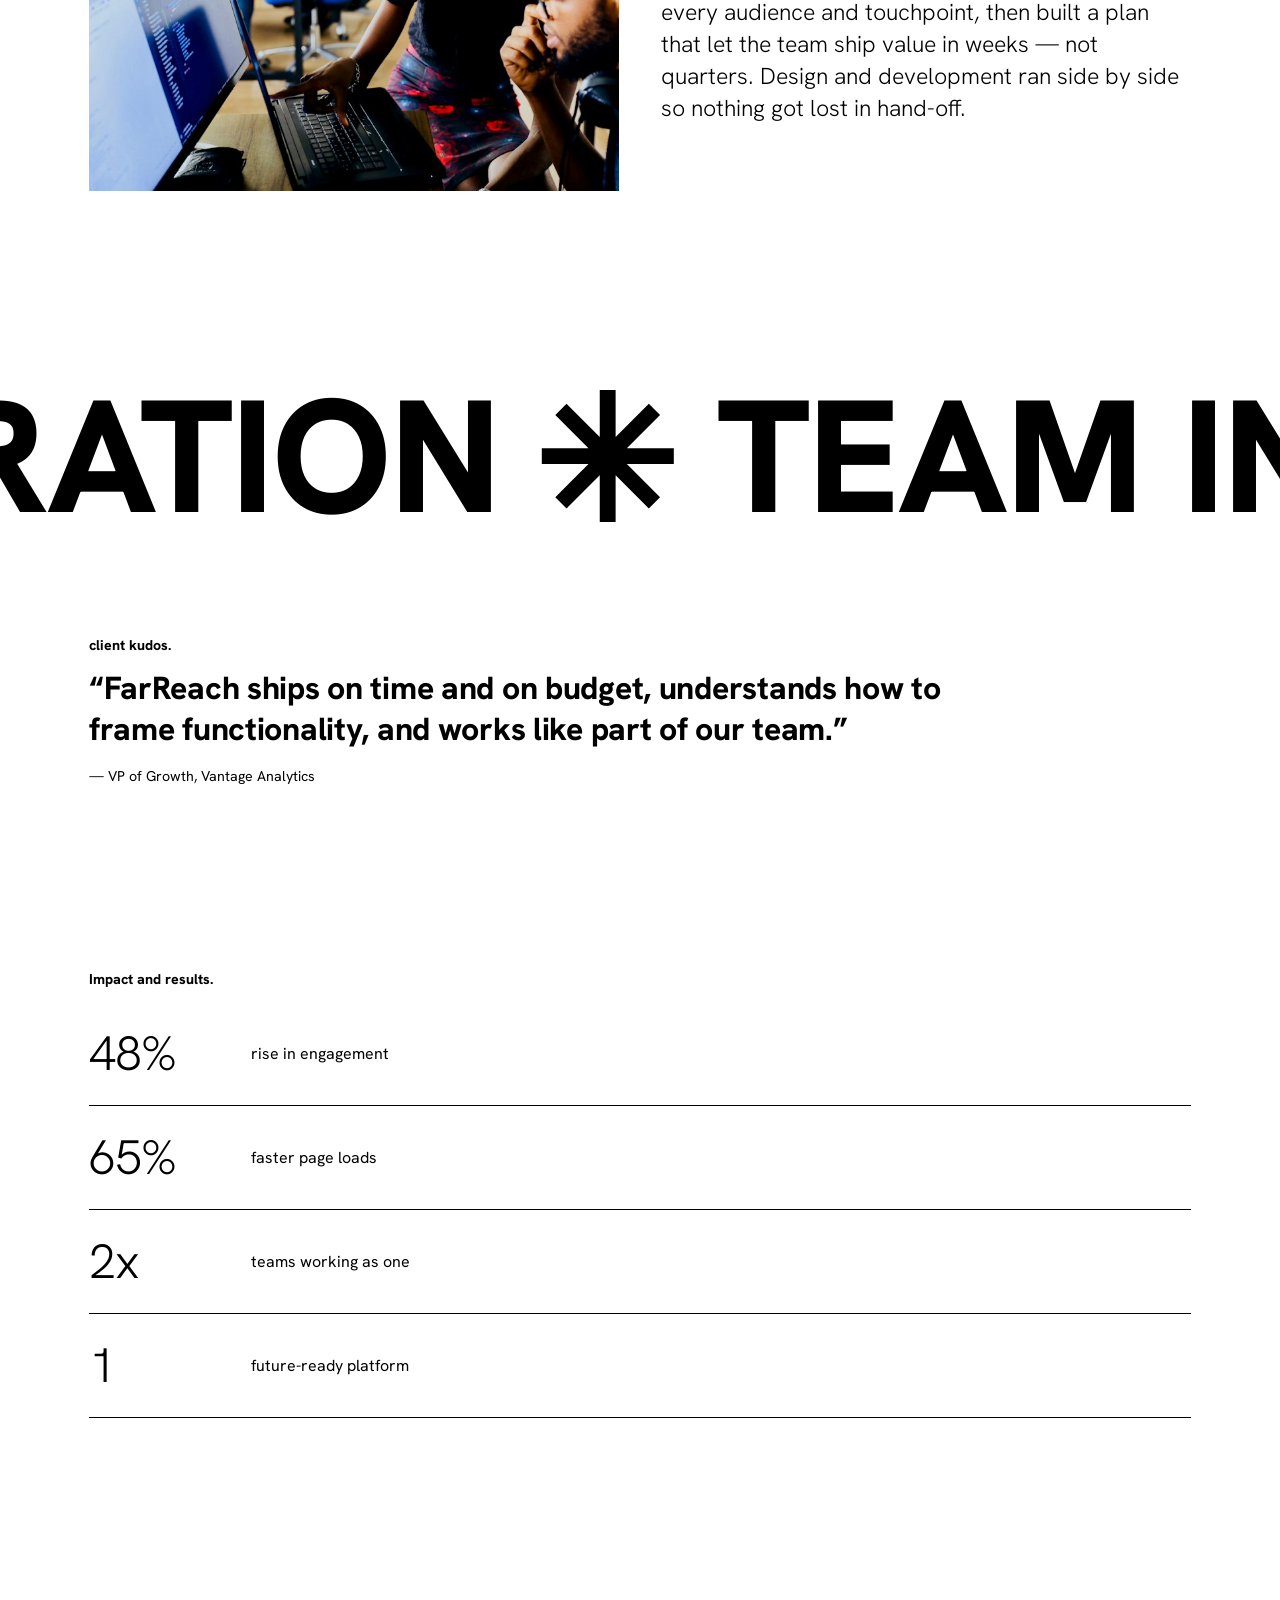
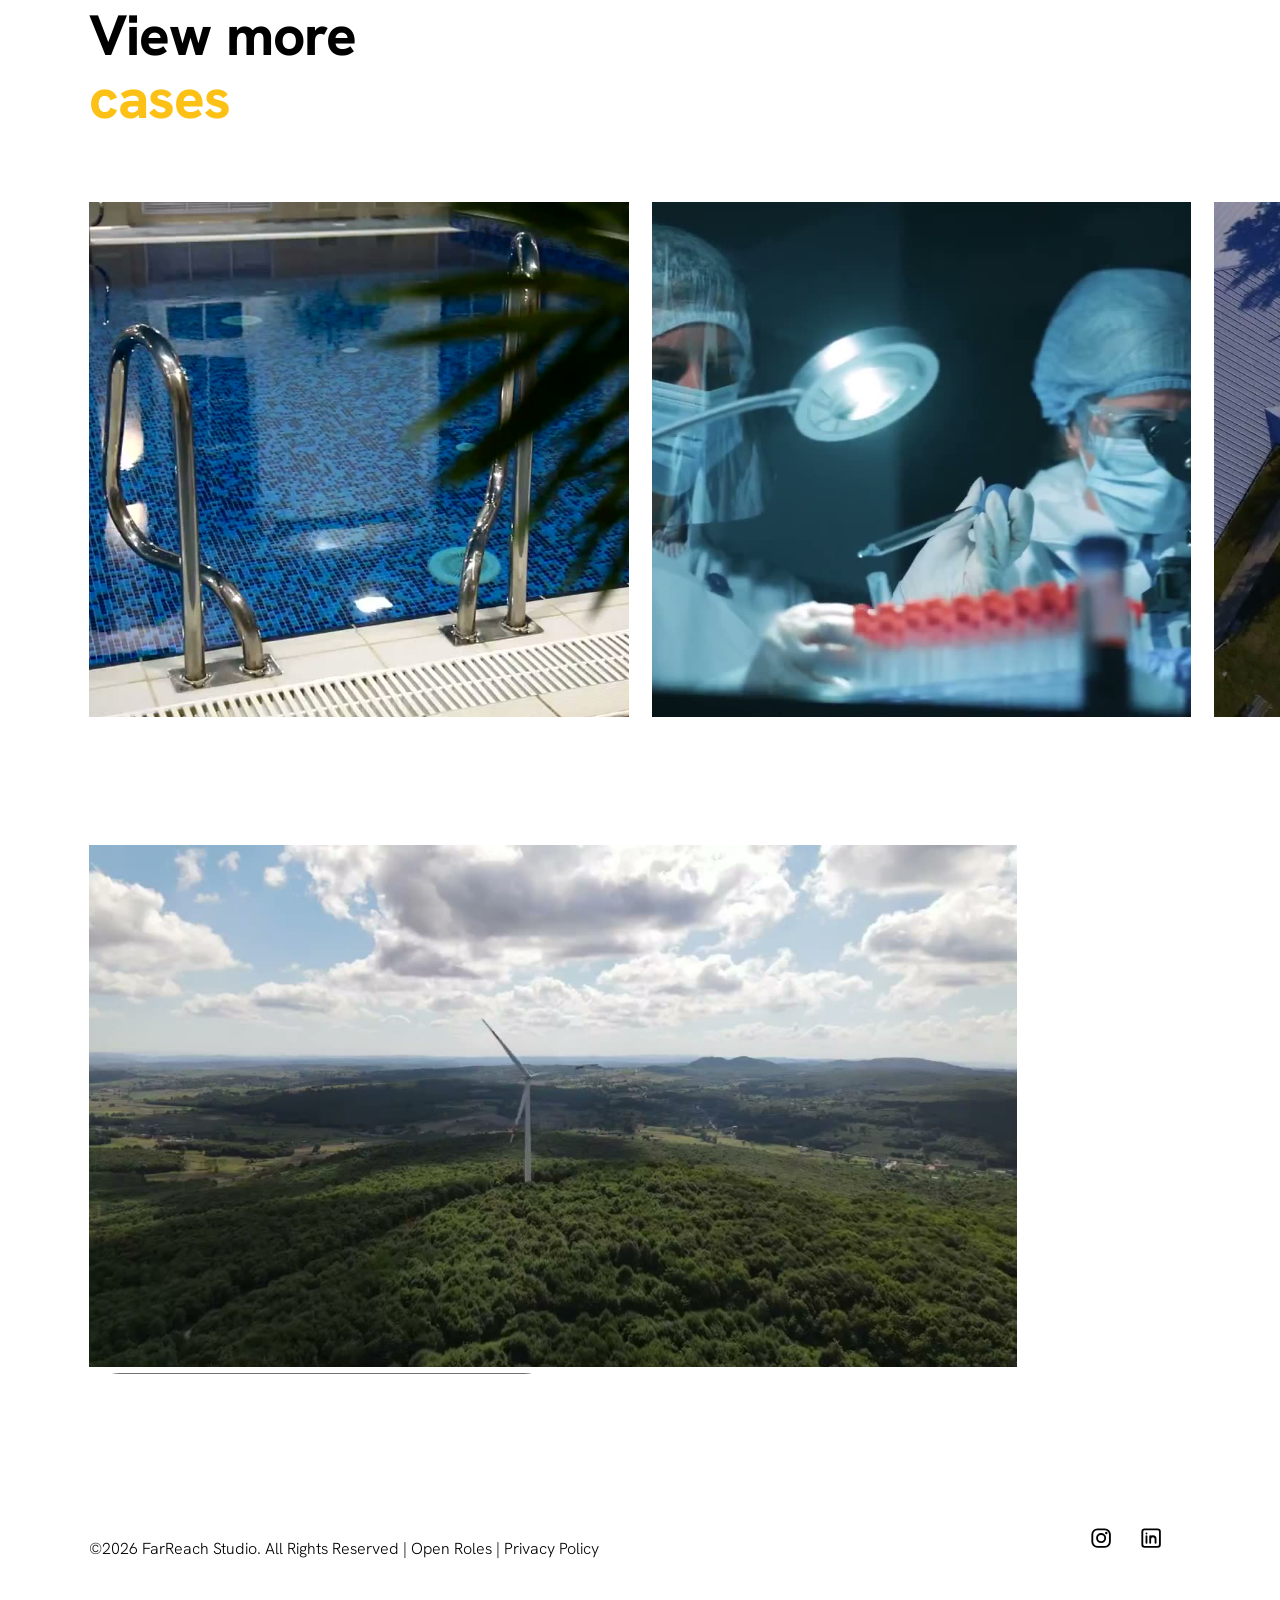
<file: case.html>
<!doctype html>
<html lang="en">
<head>
<meta charset="utf-8">
<meta name="viewport" content="width=device-width, initial-scale=1">
<title>Case study | FarReach</title>
<meta name="description" content="A FarReach case study.">
<link rel="preload" href="assets/fonts/hanken.woff2" as="font" type="font/woff2" crossorigin>
<link rel="stylesheet" href="assets/css/style.css">
<link rel="stylesheet" href="assets/css/components.css">
<link rel="stylesheet" href="assets/css/pages.css">
</head>
<body class="page-case">
<a class="skip" href="#main">Skip to content</a>
<div id="site-header"></div>
<main id="main">
<section class="case-top wrap" aria-labelledby="cTitle">
  <h1 class="t-display" id="cTitle">Client</h1>
  <p class="t-body sub" id="cSub"></p>
  <button class="switch" id="visSwitch" aria-pressed="false"><span class="tr"></span><span class="lbl">visual view</span></button>
</section>
<div class="wrap"><div class="case-hero" id="cVideo"></div>
  <div class="meta"><p><b>Industry</b><span id="cIndustry"></span></p><p class="big" id="cBig"></p><div style="display:flex;align-items:center;gap:1rem"><b>Services</b><div class="chips-o" id="cChips"></div></div></div>
</div>
<section class="sec-sm wrap case-body case-text"><h3>The brief.</h3><p class="t-body" id="cBrief"></p></section>
<section class="sec-sm wrap case-split"><img id="cImg" src="" alt="" loading="lazy"><div class="case-text"><h3 class="t-h2" style="font-size:2.6rem;line-height:3rem">Big goals,<br><span class="yellow">clear strategy.</span></h3><p class="t-body" style="margin-top:1.4rem">We started with research and listening, mapped every audience and touchpoint, then built a plan that let the team ship value in weeks — not quarters. Design and development ran side by side so nothing got lost in hand-off.</p></div></section>
<section class="big-marquee sec" id="cMarquee" aria-hidden="true"><div class="bm-track"></div></section>
<section class="sec-sm wrap case-text"><p style="font-weight:760;margin-bottom:1rem">client kudos.</p><p class="quote" id="cQuote"></p><p class="quote-by" id="cQuoteBy"></p></section>
<section class="sec wrap results"><p style="font-weight:760;margin-bottom:1rem">Impact and results.</p><div id="cResults"></div></section>
<section class="sec work" aria-labelledby="more">
  <div class="wrap"><h2 class="t-h2 rv" id="more"><span>View more</span><br><span class="yellow">cases</span></h2></div>
  <div class="rail-wrap"><div class="rail" id="rail"></div></div>
</section>
<div style="height:9rem"></div>
</main>
<div id="site-footer"></div>
<script src="assets/js/data.js"></script>
<script src="assets/js/site.js"></script>
<script src="assets/js/components.js"></script>
<script src="assets/js/pages.js"></script>
</body>
</html>
</file>
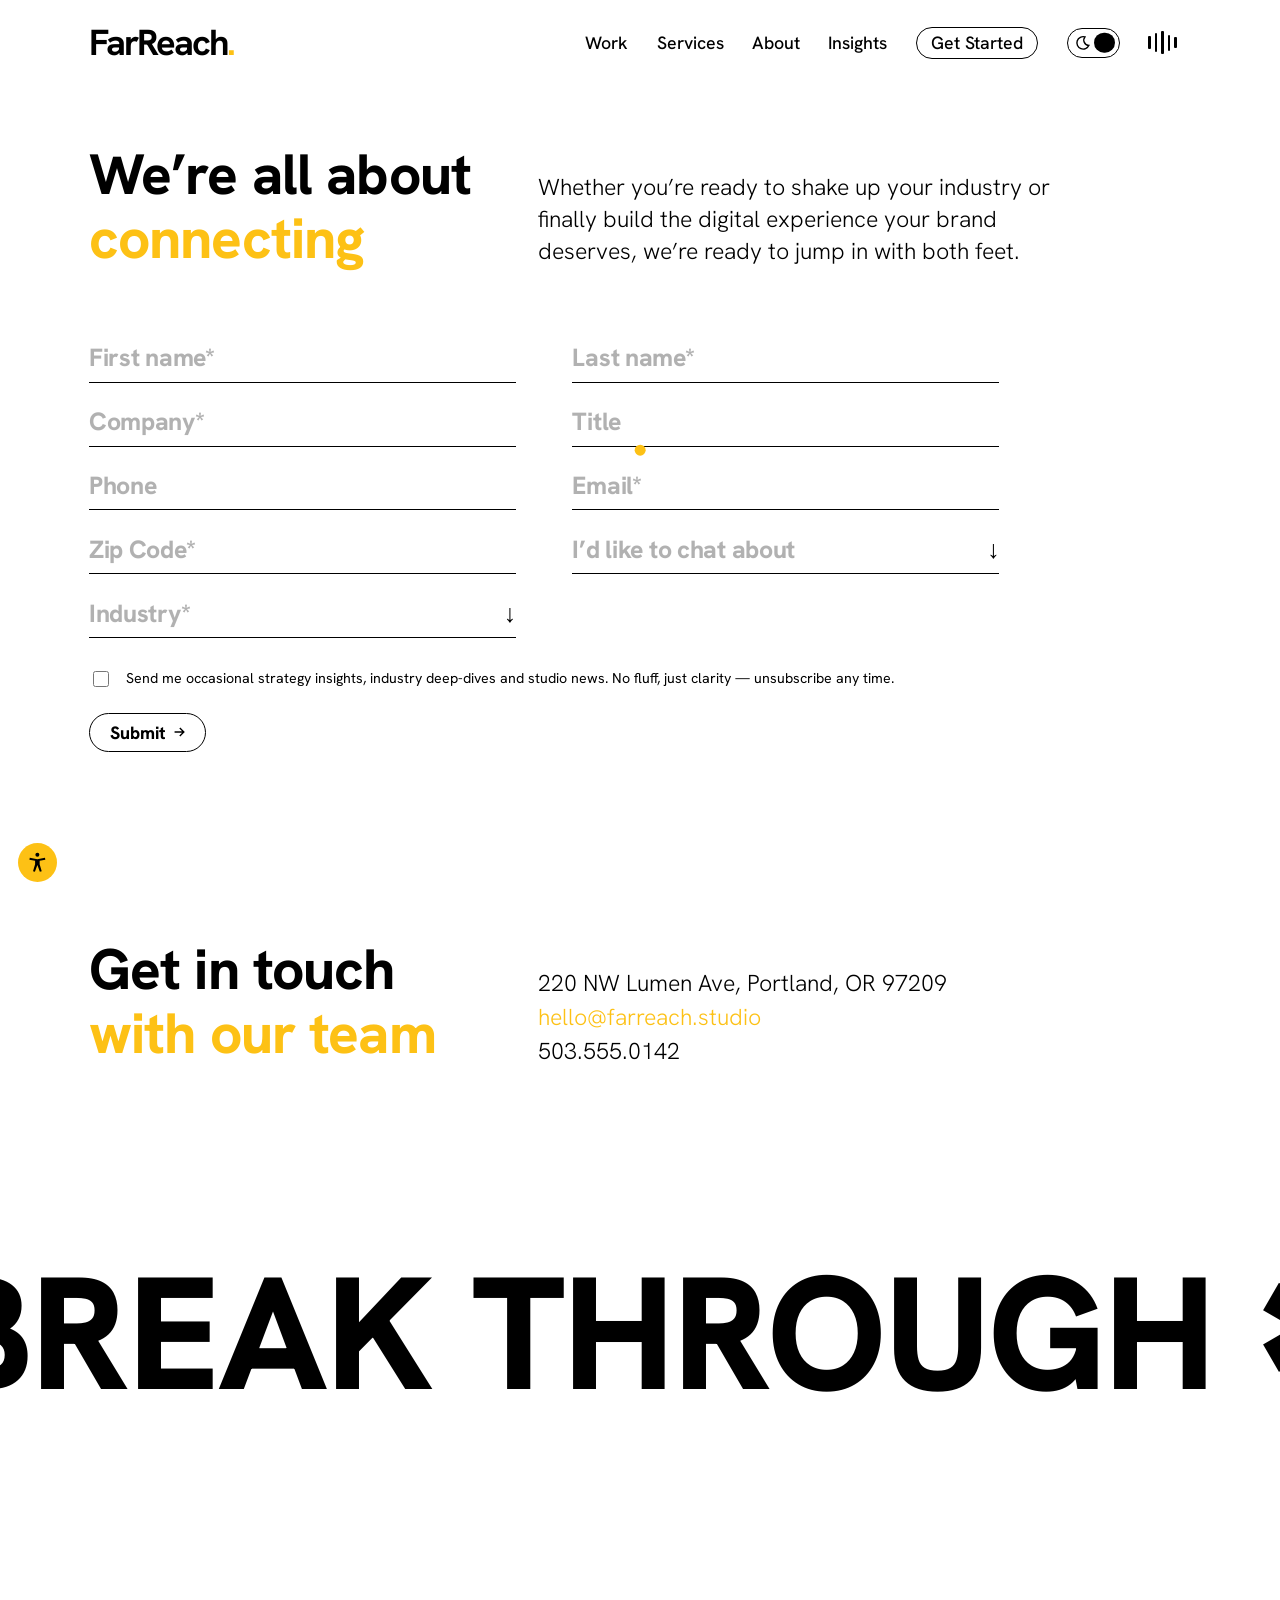
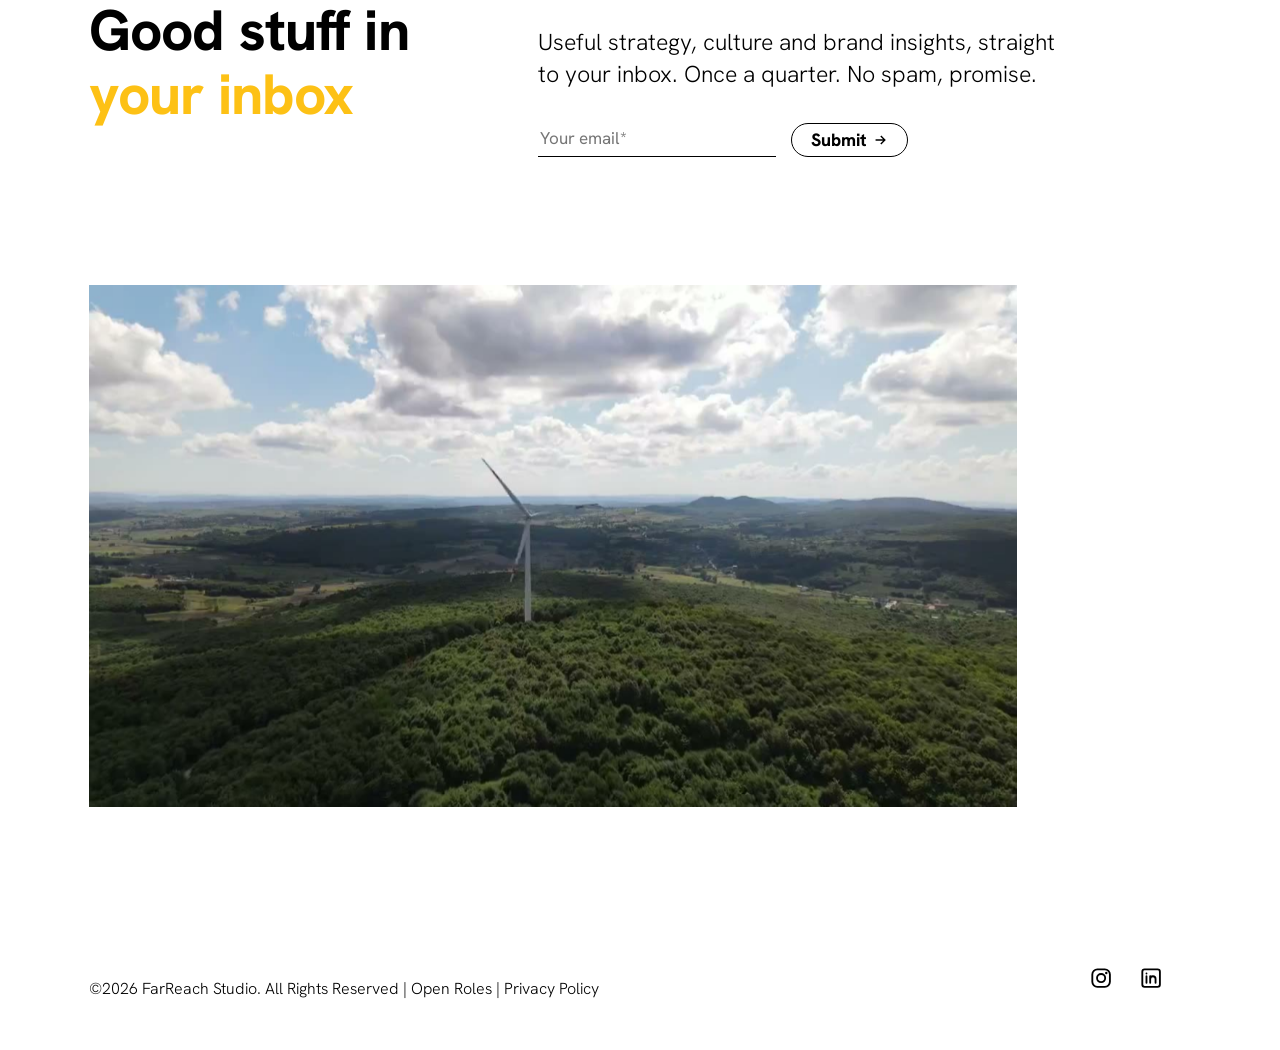
<file: contact.html>
<!doctype html>
<html lang="en">
<head>
<meta charset="utf-8">
<meta name="viewport" content="width=device-width, initial-scale=1">
<title>Contact | FarReach</title>
<meta name="description" content="Start a project with FarReach.">
<link rel="preload" href="assets/fonts/hanken.woff2" as="font" type="font/woff2" crossorigin>
<link rel="stylesheet" href="assets/css/style.css">
<link rel="stylesheet" href="assets/css/components.css">
<link rel="stylesheet" href="assets/css/pages.css">
</head>
<body class="page-contact">
<a class="skip" href="#main">Skip to content</a>
<div id="site-header"></div>
<main id="main">
<section class="case-top" aria-labelledby="c1">
  <div class="wrap sec-head ">
    <div class="l rv"><h2 class="t-h2" id="c1"><span>We’re all about</span><br><span class="yellow">connecting</span></h2></div>
    <div class="r rv rv-d1"><p class="t-body">Whether you’re ready to shake up your industry or finally build the digital experience your brand deserves, we’re ready to jump in with both feet.</p></div>
  </div>
  <div class="wrap">
    <form class="cform" id="cform" novalidate>
      <div class="fld" data-req="1"><label class="sr-only" for="f1">First name</label><input id="f1" placeholder="First name*" autocomplete="given-name"><span class="msg">Required</span></div>
      <div class="fld" data-req="1"><label class="sr-only" for="f2">Last name</label><input id="f2" placeholder="Last name*" autocomplete="family-name"><span class="msg">Required</span></div>
      <div class="fld" data-req="1"><label class="sr-only" for="f3">Company</label><input id="f3" placeholder="Company*" autocomplete="organization"><span class="msg">Required</span></div>
      <div class="fld"><label class="sr-only" for="f4">Title</label><input id="f4" placeholder="Title" autocomplete="organization-title"></div>
      <div class="fld"><label class="sr-only" for="f5">Phone</label><input id="f5" type="tel" placeholder="Phone" autocomplete="tel"></div>
      <div class="fld" data-req="1"><label class="sr-only" for="f6">Email</label><input id="f6" type="email" placeholder="Email*" autocomplete="email"><span class="msg">Enter a valid email</span></div>
      <div class="fld" data-req="1"><label class="sr-only" for="f7">Zip code</label><input id="f7" placeholder="Zip Code*" autocomplete="postal-code"><span class="msg">Required</span></div>
      <div class="fld" data-opts="Brand|Website|Marketing|Something else"><button type="button" class="sel" aria-expanded="false"><span>I’d like to chat about</span><i aria-hidden="true">↓</i></button></div>
      <div class="fld" data-req="1" data-opts="Hospitality &amp; Travel|Senior Living &amp; Communities|Life Sciences &amp; Wellness|Technology &amp; Climate|Arts &amp; Culture|Education &amp; Public Sector|Startups &amp; VC|Other"><button type="button" class="sel" aria-expanded="false"><span>Industry*</span><i aria-hidden="true">↓</i></button><span class="msg">Pick one</span></div>
      <label class="consent"><input type="checkbox"> Send me occasional strategy insights, industry deep-dives and studio news. No fluff, just clarity — unsubscribe any time.</label>
      <button class="btn-pill submit" type="submit">Submit<span class="arrow"></span></button>
    </form>
    <p class="form-done" id="formDone" aria-live="polite">Thanks — we’ll be in touch within one business day.<br><span class="yellow">Talk soon.</span></p>
  </div>
</section>
<section class="sec" aria-labelledby="c2">
  <div class="wrap sec-head"><div class="l rv"><h2 class="t-h2" id="c2"><span>Get in touch</span><br><span class="yellow">with our team</span></h2></div>
  <div class="r rv rv-d1 contact-lines"><p class="t-body">220 NW Lumen Ave, Portland, OR 97209</p><p class="t-body"><a class="y" href="mailto:hello@farreach.studio">hello@farreach.studio</a></p><p class="t-body"><a href="tel:+15035550142">503.555.0142</a></p></div></div>
</section>
<section class="big-marquee sec" data-marquee="Break through ✱ Stand out" aria-label="Break through ✱ Stand out"><div class="bm-track"></div></section>
<section class="sec" aria-labelledby="c3">
  <div class="wrap sec-head"><div class="l rv"><h2 class="t-h2" id="c3"><span>Good stuff in</span><br><span class="yellow">your inbox</span></h2></div>
  <div class="r rv rv-d1"><p class="t-body">Useful strategy, culture and brand insights, straight to your inbox. Once a quarter. No spam, promise.</p>
  <form class="underline-news" id="inboxForm" novalidate><label class="sr-only" for="ie">Your email</label><input id="ie" type="email" placeholder="Your email*"><button class="btn-pill" style="margin:0;height:2.4rem" type="submit">Submit<span class="arrow"></span></button></form></div></div>
</section>
<div style="height:9rem"></div>
</main>
<div id="site-footer"></div>
<script src="assets/js/data.js"></script>
<script src="assets/js/site.js"></script>
<script src="assets/js/components.js"></script>
<script src="assets/js/pages.js"></script>
</body>
</html>
</file>
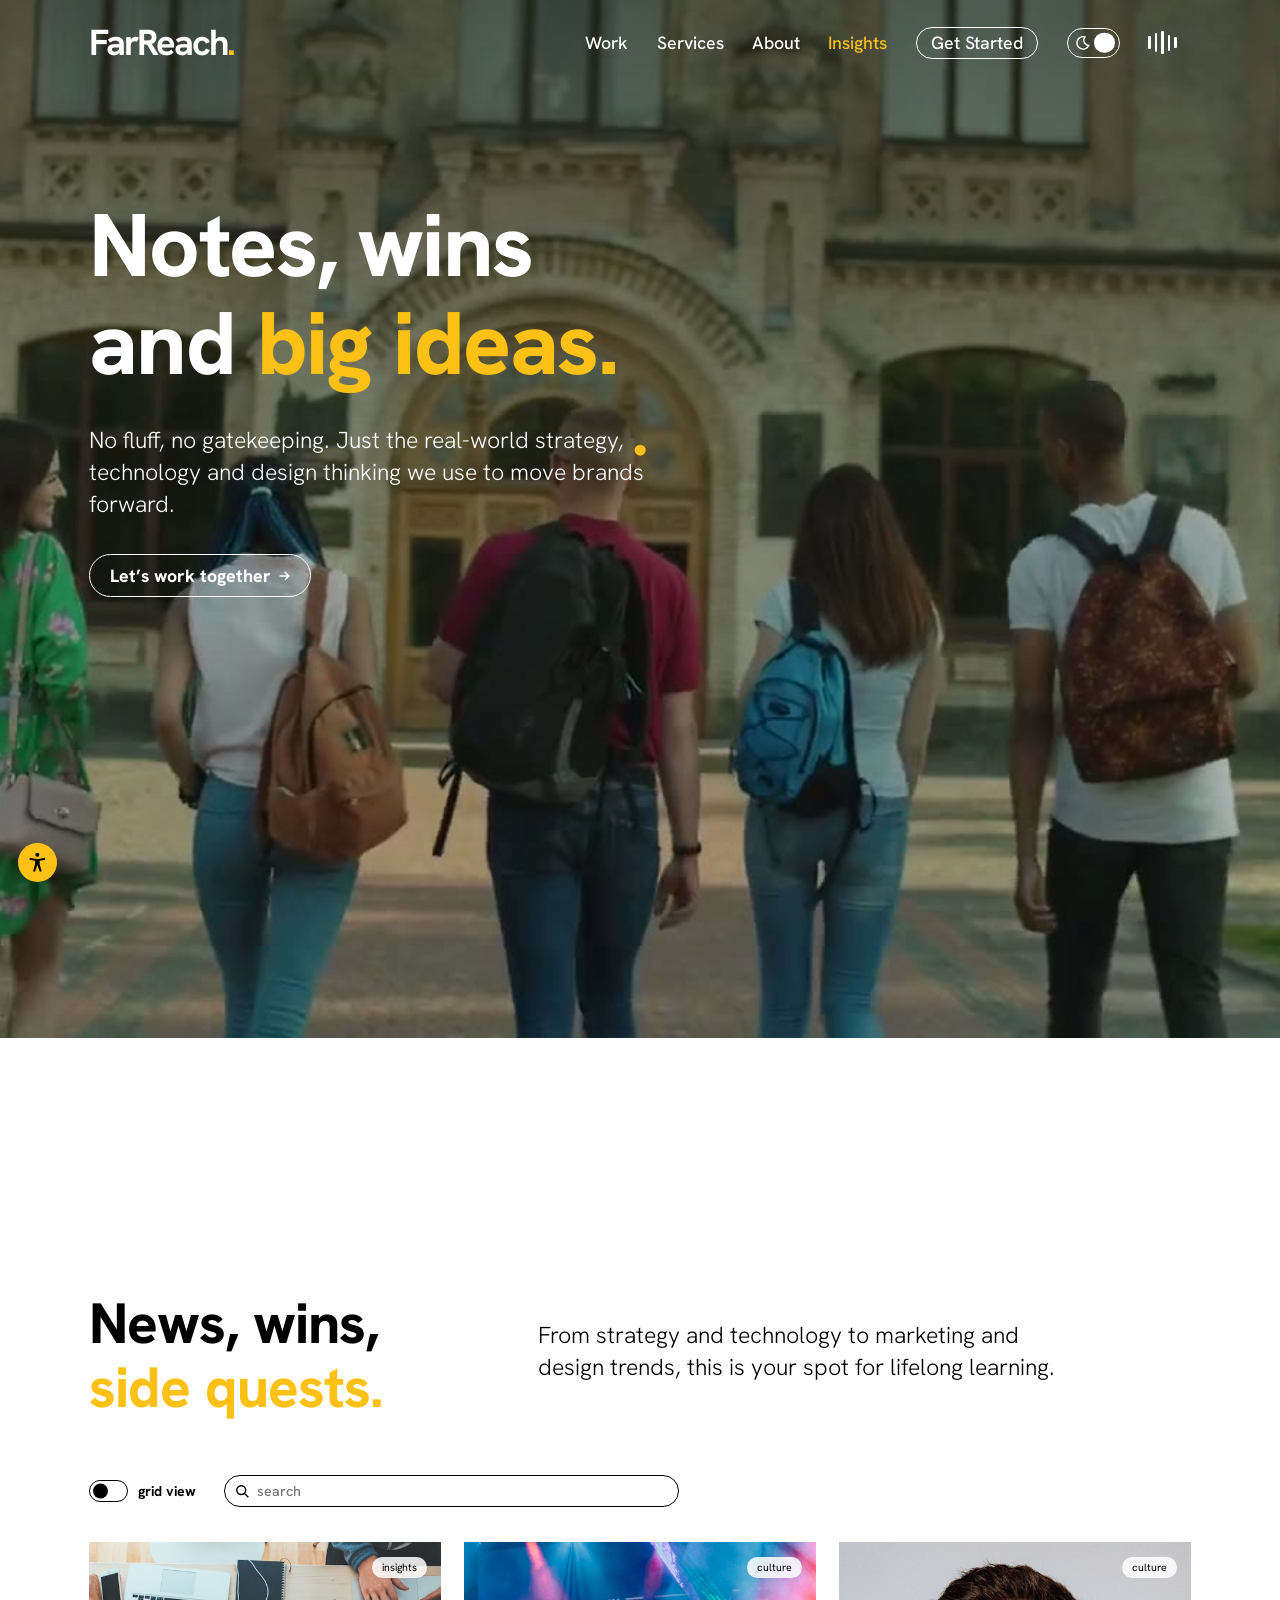
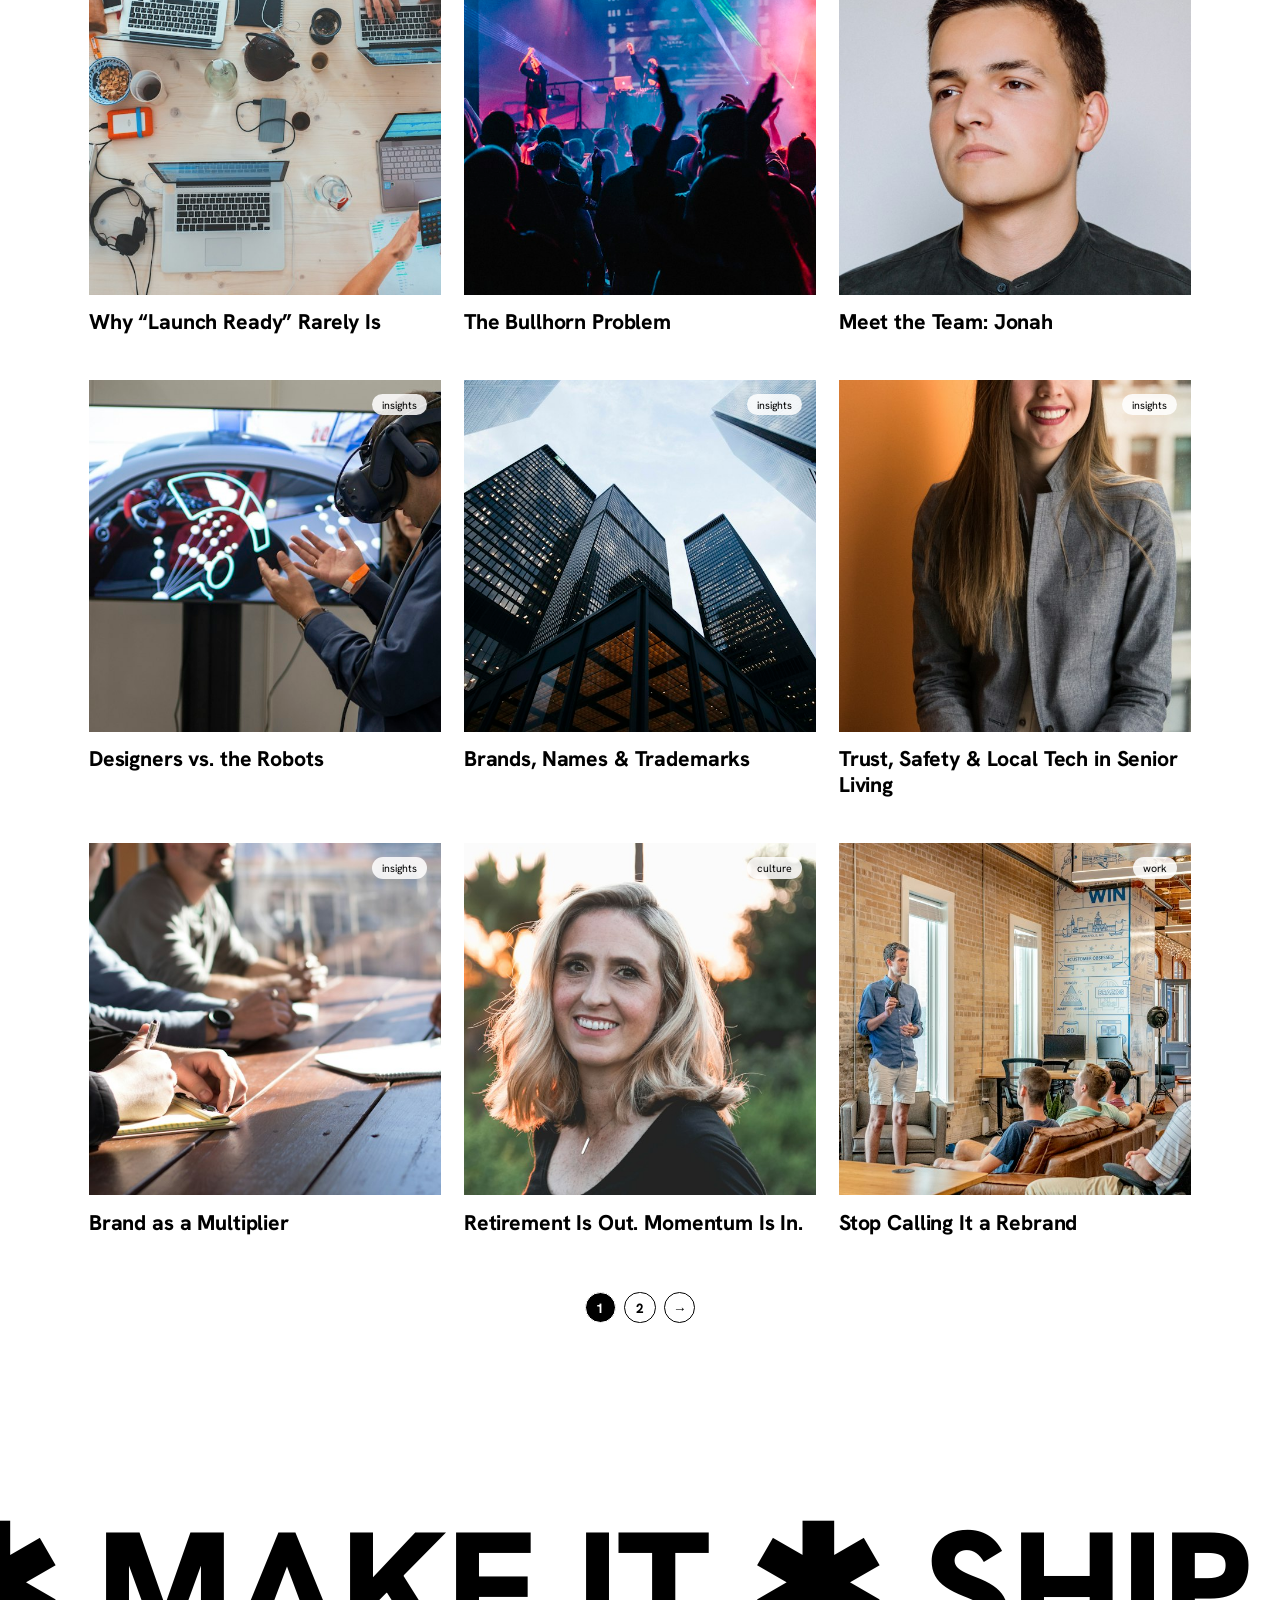
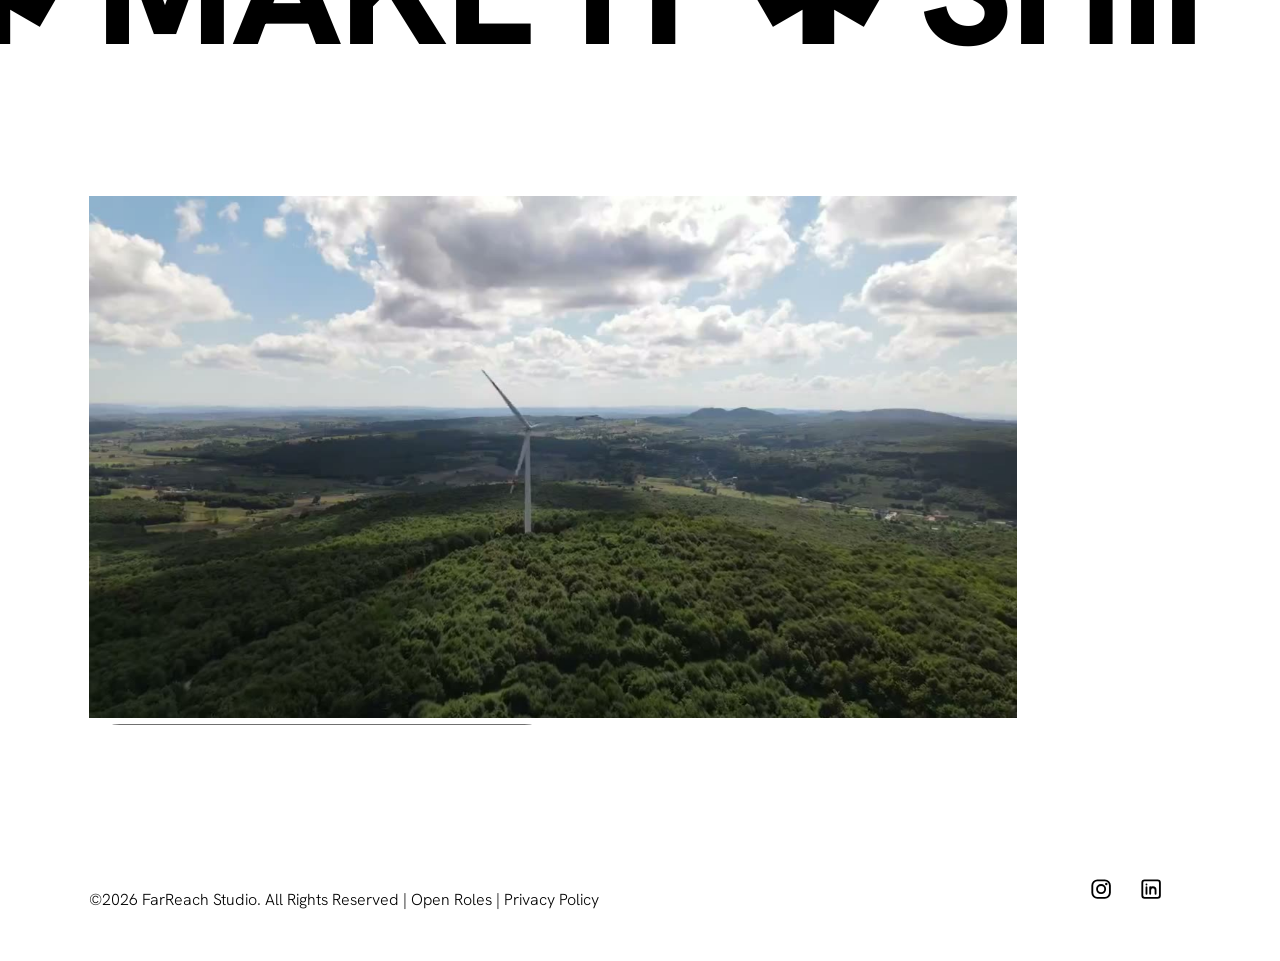
<file: insights.html>
<!doctype html>
<html lang="en">
<head>
<meta charset="utf-8">
<meta name="viewport" content="width=device-width, initial-scale=1">
<title>Insights | FarReach</title>
<meta name="description" content="News, wins and ideas from the FarReach team.">
<link rel="preload" href="assets/fonts/hanken.woff2" as="font" type="font/woff2" crossorigin>
<link rel="stylesheet" href="assets/css/style.css">
<link rel="stylesheet" href="assets/css/components.css">
<link rel="stylesheet" href="assets/css/pages.css">
</head>
<body class="page-insights">
<a class="skip" href="#main">Skip to content</a>
<div id="site-header"></div>
<main id="main">
<section class="phero" aria-label="Intro">
  <div class="phero-media"><video muted playsinline loop autoplay preload="auto" poster="assets/video/edu.jpg" src="assets/video/edu.mp4"></video></div>
  <div class="phero-copy wrap">
    <h1 class="t-display"><span>Notes, wins</span><br><span class="l2">and <span class="yellow" data-type="big ideas.|hot takes.|field notes.">big ideas.</span></span></h1>
    <p class="t-body">No fluff, no gatekeeping. Just the real-world strategy, technology and design thinking we use to move brands forward.</p>
    <a class="btn-pill" href="contact.html">Let’s work together<span class="arrow"></span></a>
  </div>
</section>
<section class="page-first sec" id="postsTop" aria-labelledby="i1">
  <div class="wrap sec-head ">
    <div class="l rv"><h2 class="t-h2" id="i1"><span>News, wins,</span><br><span class="yellow">side quests.</span></h2></div>
    <div class="r rv rv-d1"><p class="t-body">From strategy and technology to marketing and design trends, this is your spot for lifelong learning.</p></div>
  </div>
  <div class="wrap">
    <div class="tools">
      <button class="switch" id="viewSwitch" aria-pressed="false"><span class="tr"></span><span class="lbl">grid view</span></button>
      <label class="search"><span class="sr-only">Search posts</span><svg viewBox="0 0 16 16" aria-hidden="true"><circle cx="7" cy="7" r="5" fill="none" stroke="currentColor" stroke-width="1.6"/><path d="M11 11l4 4" stroke="currentColor" stroke-width="1.6"/></svg><input id="search" type="search" placeholder="search"></label>
    </div>
    <div class="posts" id="posts"></div>
    <div class="pager" id="pager"></div>
  </div>
</section>
<section class="big-marquee sec" data-marquee="Plan it ✱ Make it ✱ Ship it" aria-label="Plan it ✱ Make it ✱ Ship it"><div class="bm-track"></div></section>
<div style="height:9rem"></div>
</main>
<div id="site-footer"></div>
<script src="assets/js/data.js"></script>
<script src="assets/js/site.js"></script>
<script src="assets/js/components.js"></script>
<script src="assets/js/pages.js"></script>
</body>
</html>
</file>
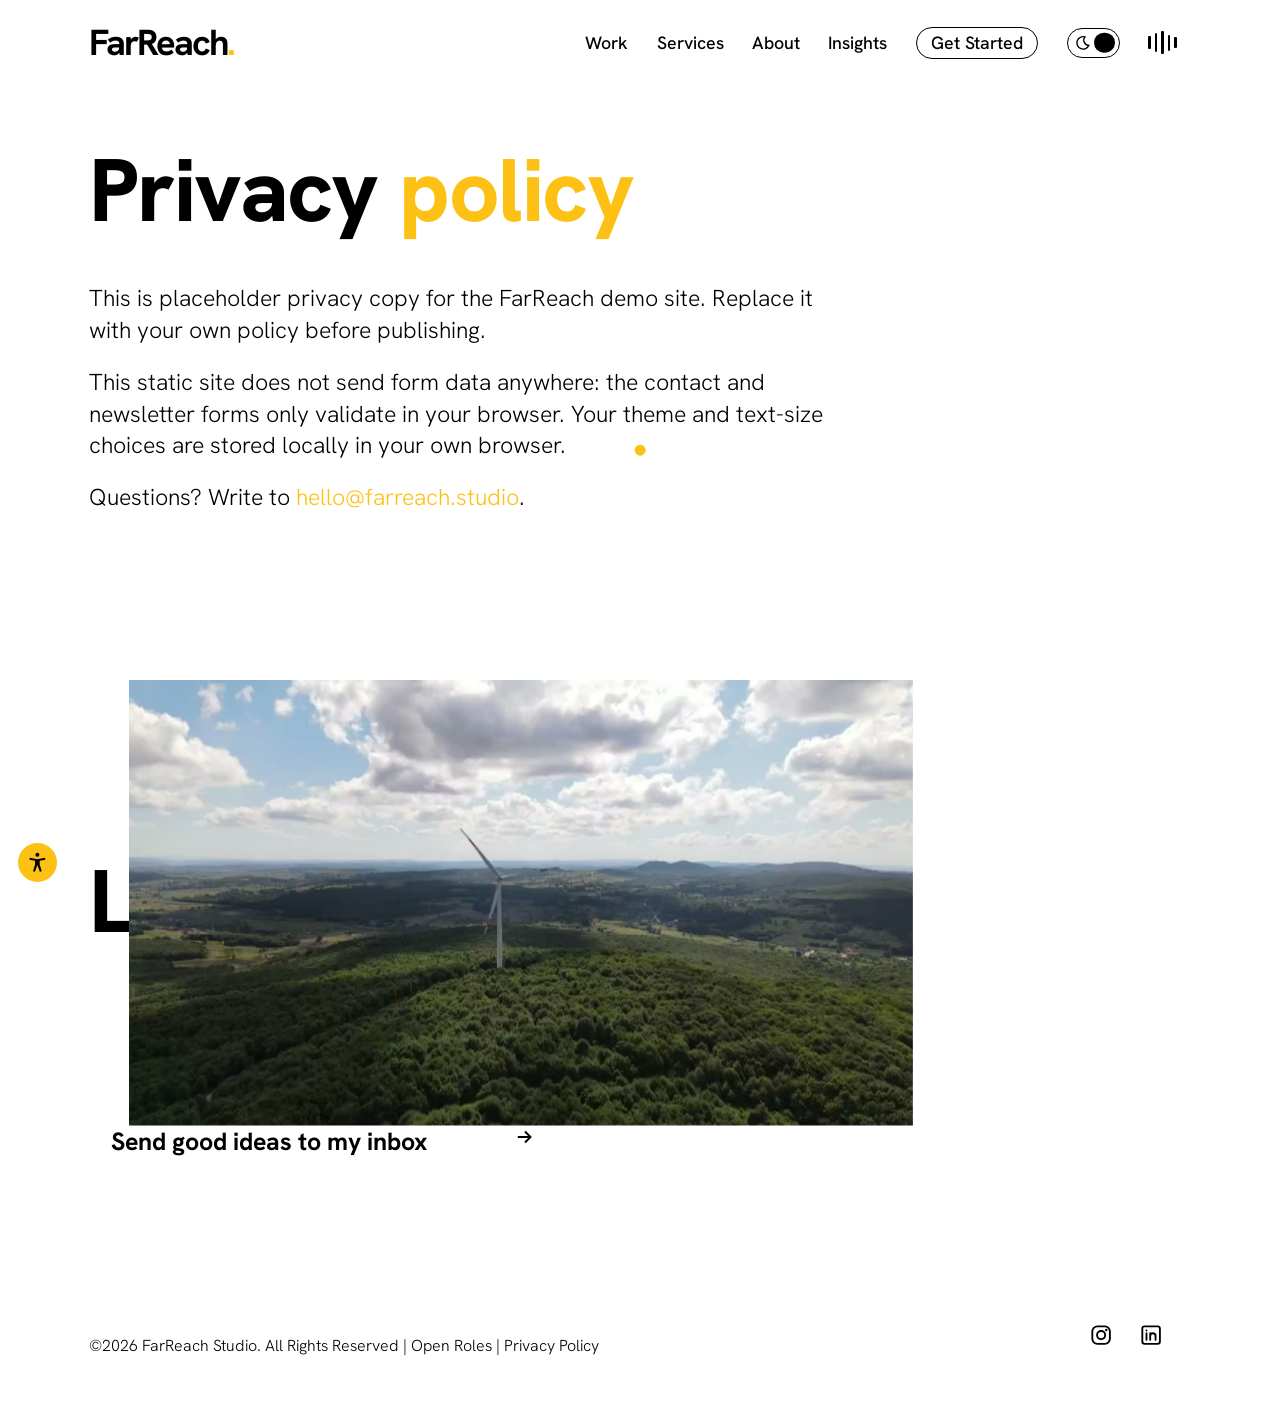
<file: privacy.html>
<!doctype html>
<html lang="en">
<head>
<meta charset="utf-8">
<meta name="viewport" content="width=device-width, initial-scale=1">
<title>Privacy Policy | FarReach</title>
<meta name="description" content="How FarReach handles your data.">
<link rel="preload" href="assets/fonts/hanken.woff2" as="font" type="font/woff2" crossorigin>
<link rel="stylesheet" href="assets/css/style.css">
<link rel="stylesheet" href="assets/css/components.css">
<link rel="stylesheet" href="assets/css/pages.css">
</head>
<body class="page-privacy">
<a class="skip" href="#main">Skip to content</a>
<div id="site-header"></div>
<main id="main">
<section class="case-top wrap" aria-labelledby="pp"><h1 class="t-display" id="pp">Privacy <span class="yellow">policy</span></h1>
<div style="max-width:52rem;margin-top:3rem;display:grid;gap:1.4rem">
<p class="t-body">This is placeholder privacy copy for the FarReach demo site. Replace it with your own policy before publishing.</p>
<p class="t-body">This static site does not send form data anywhere: the contact and newsletter forms only validate in your browser. Your theme and text-size choices are stored locally in your own browser.</p>
<p class="t-body">Questions? Write to <a class="yellow" href="mailto:hello@farreach.studio">hello@farreach.studio</a>.</p></div></section>
<div style="height:9rem"></div>
</main>
<div id="site-footer"></div>
<script src="assets/js/data.js"></script>
<script src="assets/js/site.js"></script>
<script src="assets/js/components.js"></script>
<script src="assets/js/pages.js"></script>
</body>
</html>
</file>
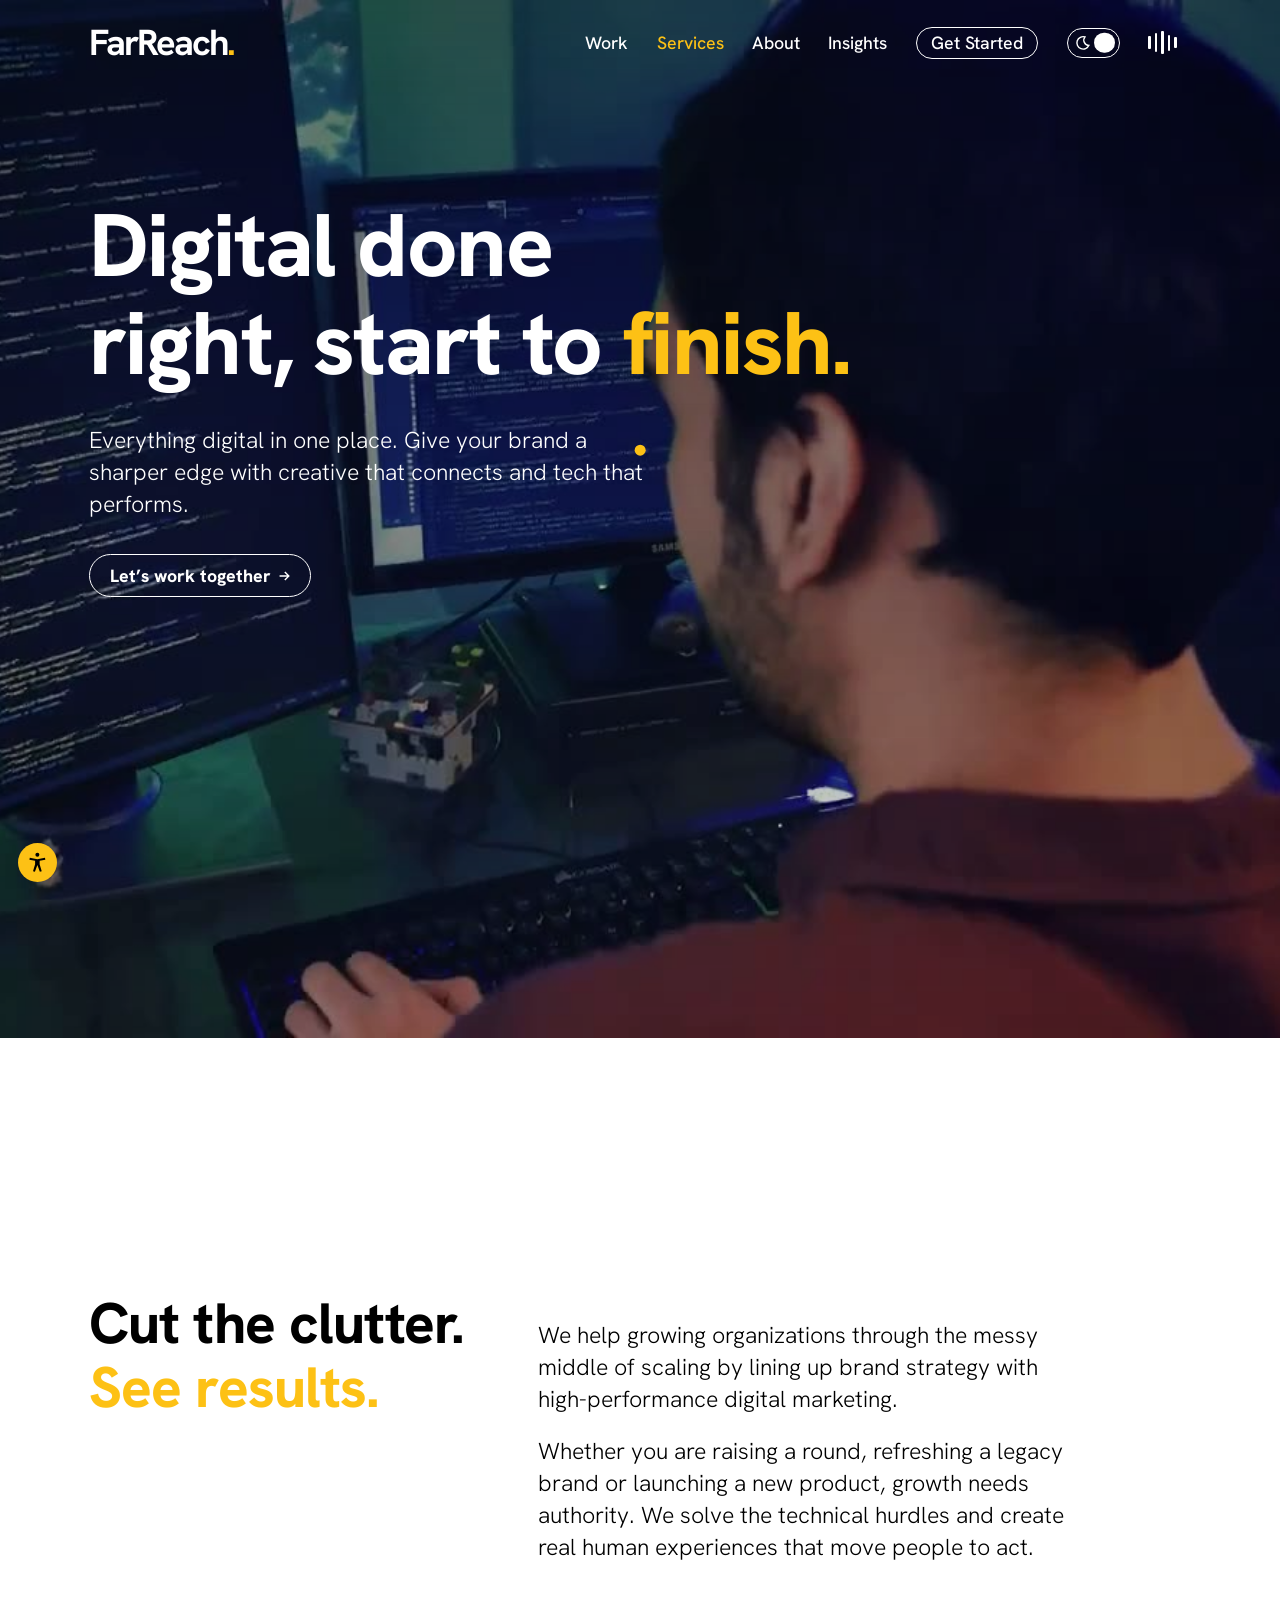
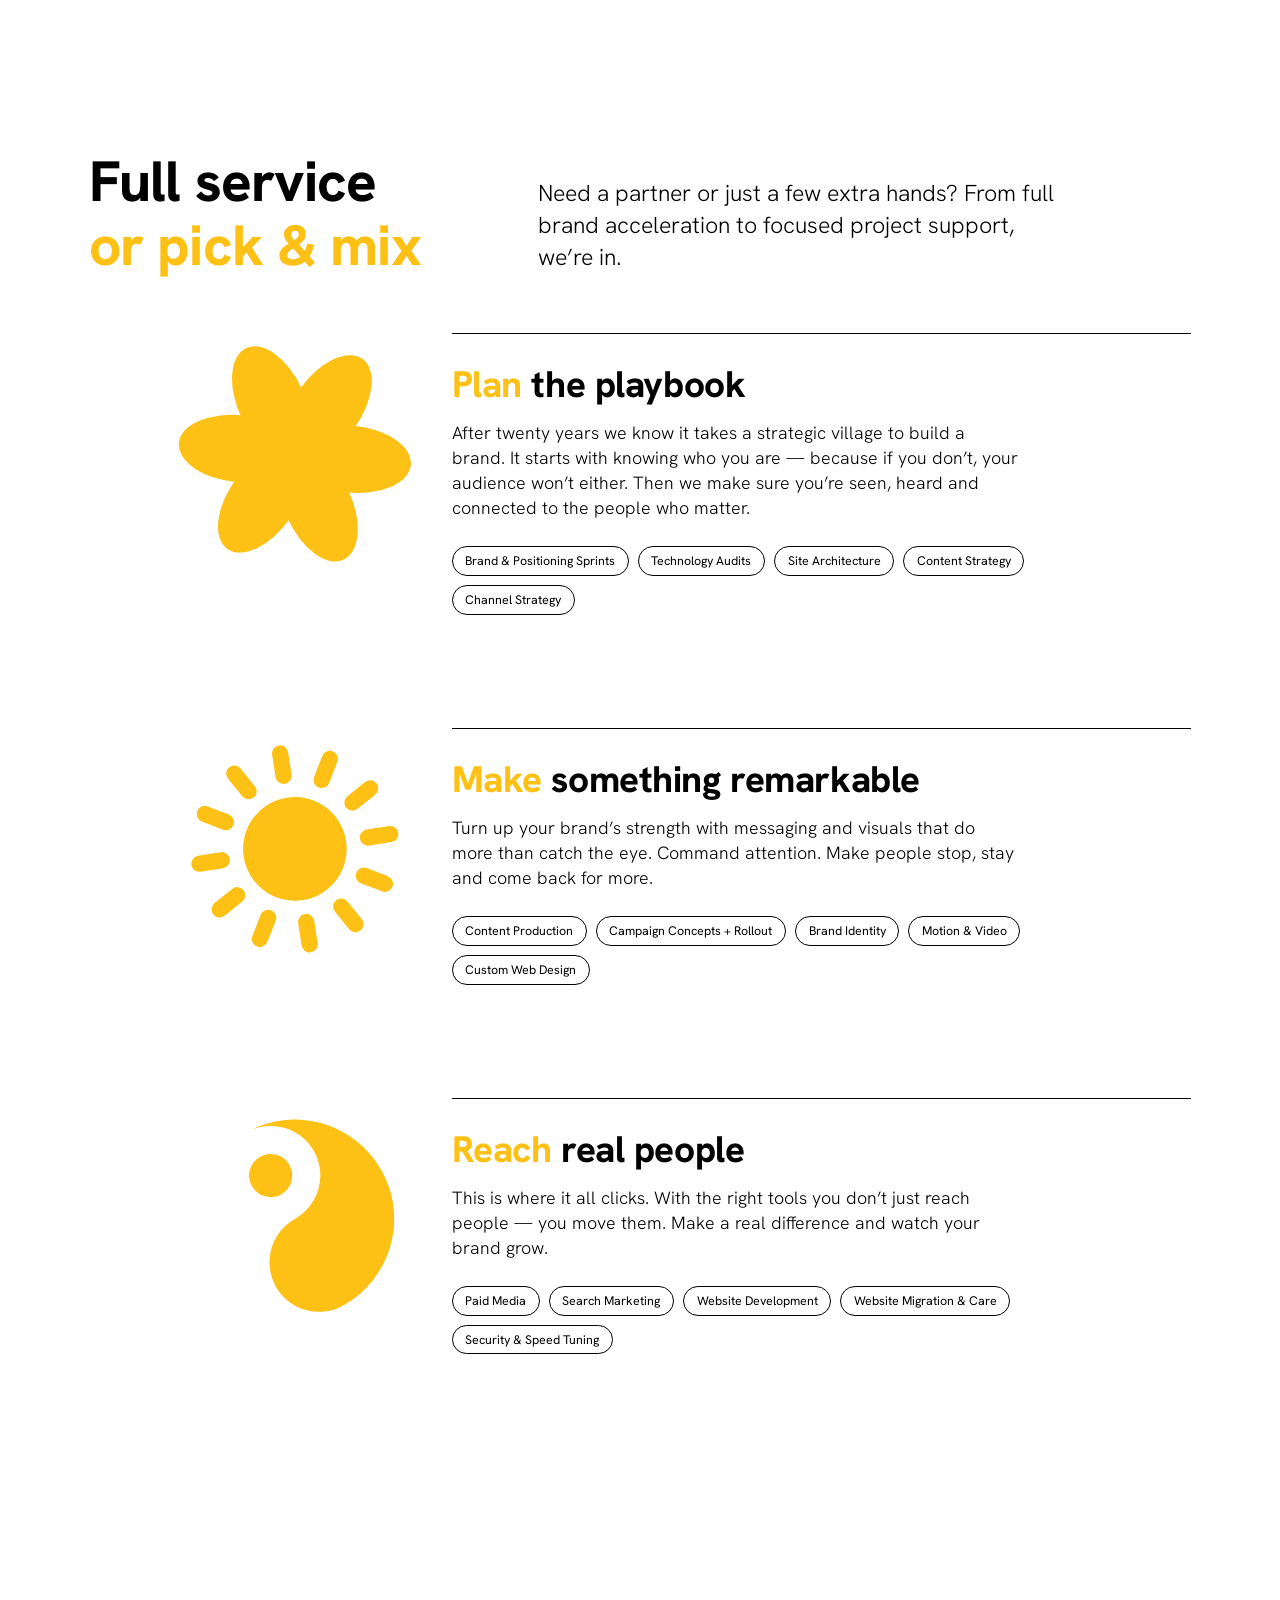
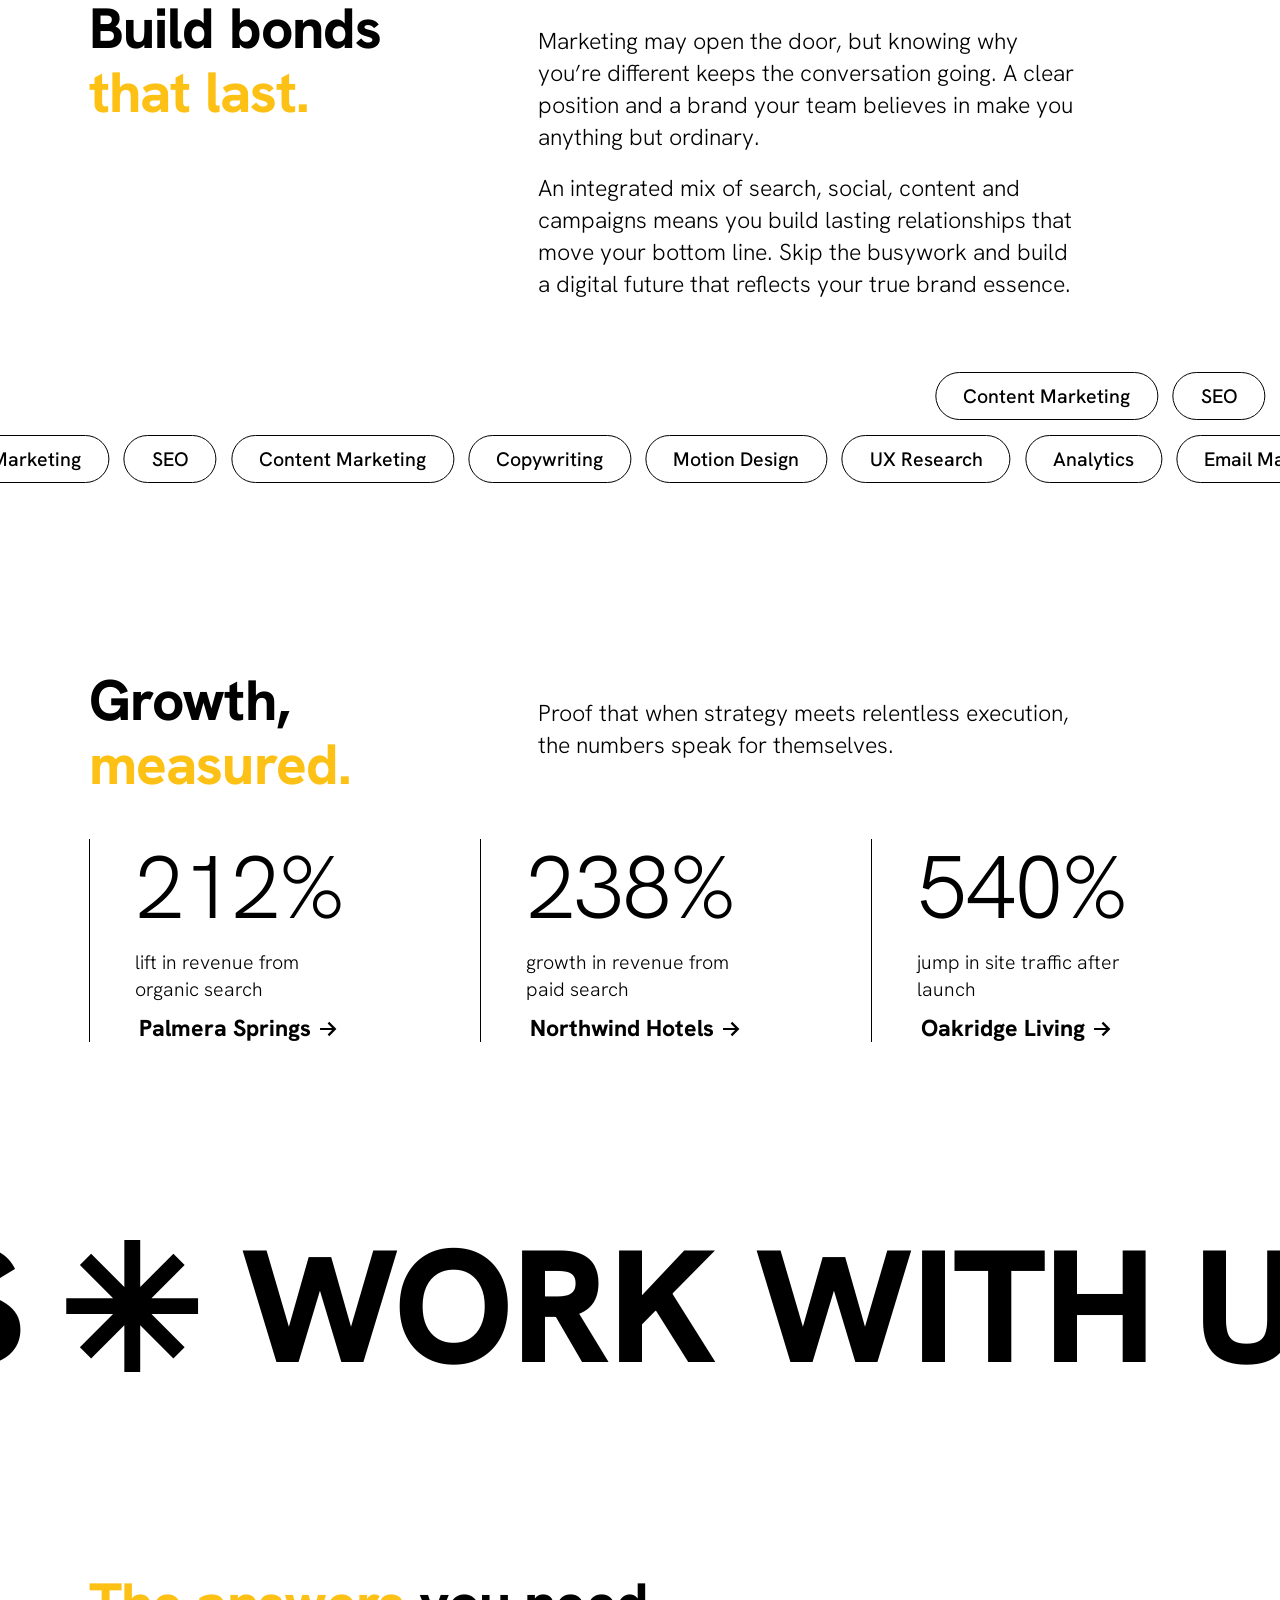
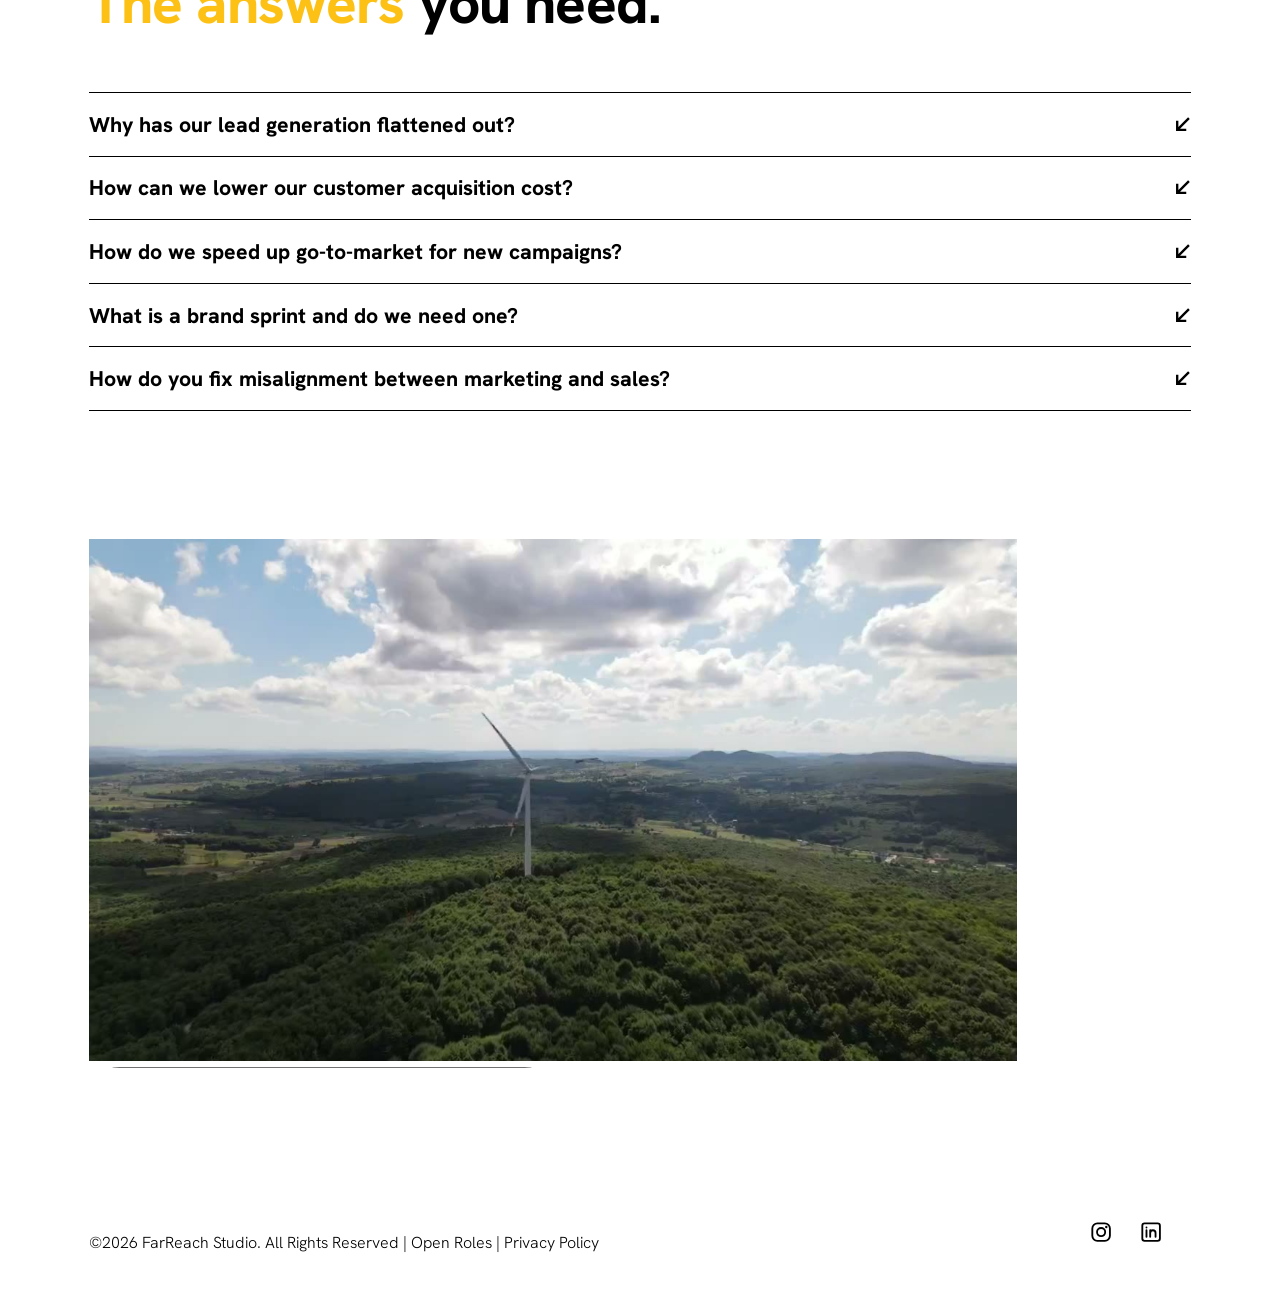
<file: services.html>
<!doctype html>
<html lang="en">
<head>
<meta charset="utf-8">
<meta name="viewport" content="width=device-width, initial-scale=1">
<title>Services | FarReach</title>
<meta name="description" content="Strategy, creative, development and marketing services from FarReach.">
<link rel="preload" href="assets/fonts/hanken.woff2" as="font" type="font/woff2" crossorigin>
<link rel="stylesheet" href="assets/css/style.css">
<link rel="stylesheet" href="assets/css/components.css">
<link rel="stylesheet" href="assets/css/pages.css">
</head>
<body class="page-services">
<a class="skip" href="#main">Skip to content</a>
<div id="site-header"></div>
<main id="main">
<section class="phero" aria-label="Intro">
  <div class="phero-media"><video muted playsinline loop autoplay preload="auto" poster="assets/video/tech.jpg" src="assets/video/tech.mp4"></video></div>
  <div class="phero-copy wrap">
    <h1 class="t-display"><span>Digital done</span><br><span class="l2">right, start to <span class="yellow" data-type="finish.|launch.|growth.">finish.</span></span></h1>
    <p class="t-body">Everything digital in one place. Give your brand a sharper edge with creative that connects and tech that performs.</p>
    <a class="btn-pill" href="contact.html">Let’s work together<span class="arrow"></span></a>
  </div>
</section>
<section class="page-first sec" aria-labelledby="s1">
  <div class="wrap sec-head ">
    <div class="l rv"><h2 class="t-h2" id="s1"><span>Cut the clutter.</span><br><span class="yellow">See results.</span></h2></div>
    <div class="r rv rv-d1"><p class="t-body">We help growing organizations through the messy middle of scaling by lining up brand strategy with high-performance digital marketing.</p><p class="t-body" style="margin-top:1.4rem">Whether you are raising a round, refreshing a legacy brand or launching a new product, growth needs authority. We solve the technical hurdles and create real human experiences that move people to act.</p></div>
  </div>
</section>
<section class="sec" aria-labelledby="s2">
  <div class="wrap sec-head ">
    <div class="l rv"><h2 class="t-h2" id="s2"><span>Full service</span><br><span class="yellow">or pick &amp; mix</span></h2></div>
    <div class="r rv rv-d1"><p class="t-body">Need a partner or just a few extra hands? From full brand acceleration to focused project support, we’re in.</p></div>
  </div>
  <div class="wrap">
    <div class="pillar rv" id="plan"><div class="shape" aria-hidden="true"></div><div class="txt">
      <h3><span class="yellow">Plan</span> the playbook</h3>
      <p class="t-body">After twenty years we know it takes a strategic village to build a brand. It starts with knowing who you are — because if you don’t, your audience won’t either. Then we make sure you’re seen, heard and connected to the people who matter.</p>
      <div class="chips-o"><span>Brand &amp; Positioning Sprints</span><span>Technology Audits</span><span>Site Architecture</span><span>Content Strategy</span><span>Channel Strategy</span></div></div></div>
    <div class="pillar rv" id="make"><div class="shape" aria-hidden="true"></div><div class="txt">
      <h3><span class="yellow">Make</span> something remarkable</h3>
      <p class="t-body">Turn up your brand’s strength with messaging and visuals that do more than catch the eye. Command attention. Make people stop, stay and come back for more.</p>
      <div class="chips-o"><span>Content Production</span><span>Campaign Concepts + Rollout</span><span>Brand Identity</span><span>Motion &amp; Video</span><span>Custom Web Design</span></div></div></div>
    <div class="pillar rv" id="reach"><div class="shape" aria-hidden="true"></div><div class="txt">
      <h3><span class="yellow">Reach</span> real people</h3>
      <p class="t-body">This is where it all clicks. With the right tools you don’t just reach people — you move them. Make a real difference and watch your brand grow.</p>
      <div class="chips-o"><span>Paid Media</span><span>Search Marketing</span><span>Website Development</span><span>Website Migration &amp; Care</span><span>Security &amp; Speed Tuning</span></div></div></div>
  </div>
</section>
<section class="sec" aria-labelledby="s3">
  <div class="wrap sec-head ">
    <div class="l rv"><h2 class="t-h2" id="s3"><span>Build bonds</span><br><span class="yellow">that last.</span></h2></div>
    <div class="r rv rv-d1"><p class="t-body">Marketing may open the door, but knowing why you’re different keeps the conversation going. A clear position and a brand your team believes in make you anything but ordinary.</p><p class="t-body" style="margin-top:1.4rem">An integrated mix of search, social, content and campaigns means you build lasting relationships that move your bottom line. Skip the busywork and build a digital future that reflects your true brand essence.</p></div>
  </div>
  <div class="chip-rows" aria-hidden="true"><div class="chip-row"></div><div class="chip-row"></div></div>
</section>
<section class="sec stats" aria-labelledby="s4">
  <div class="wrap sec-head ">
    <div class="l rv"><h2 class="t-h2" id="s4"><span>Growth,</span><br><span class="yellow">measured.</span></h2></div>
    <div class="r rv rv-d1"><p class="t-body">Proof that when strategy meets relentless execution, the numbers speak for themselves.</p></div>
  </div>
  <div class="wrap stat-row" id="statRow"></div>
</section>
<section class="big-marquee sec" data-marquee="Work with us" aria-label="Work with us"><div class="bm-track"></div></section>
<section class="sec" aria-labelledby="faq">
  <div class="wrap"><h2 class="t-h2 rv" id="faq"><span class="yellow">The answers</span> you need.</h2><div class="acc" data-faq></div></div>
</section>
<div style="height:9rem"></div>
</main>
<div id="site-footer"></div>
<script src="assets/js/data.js"></script>
<script src="assets/js/site.js"></script>
<script src="assets/js/components.js"></script>
<script src="assets/js/pages.js"></script>
</body>
</html>
</file>
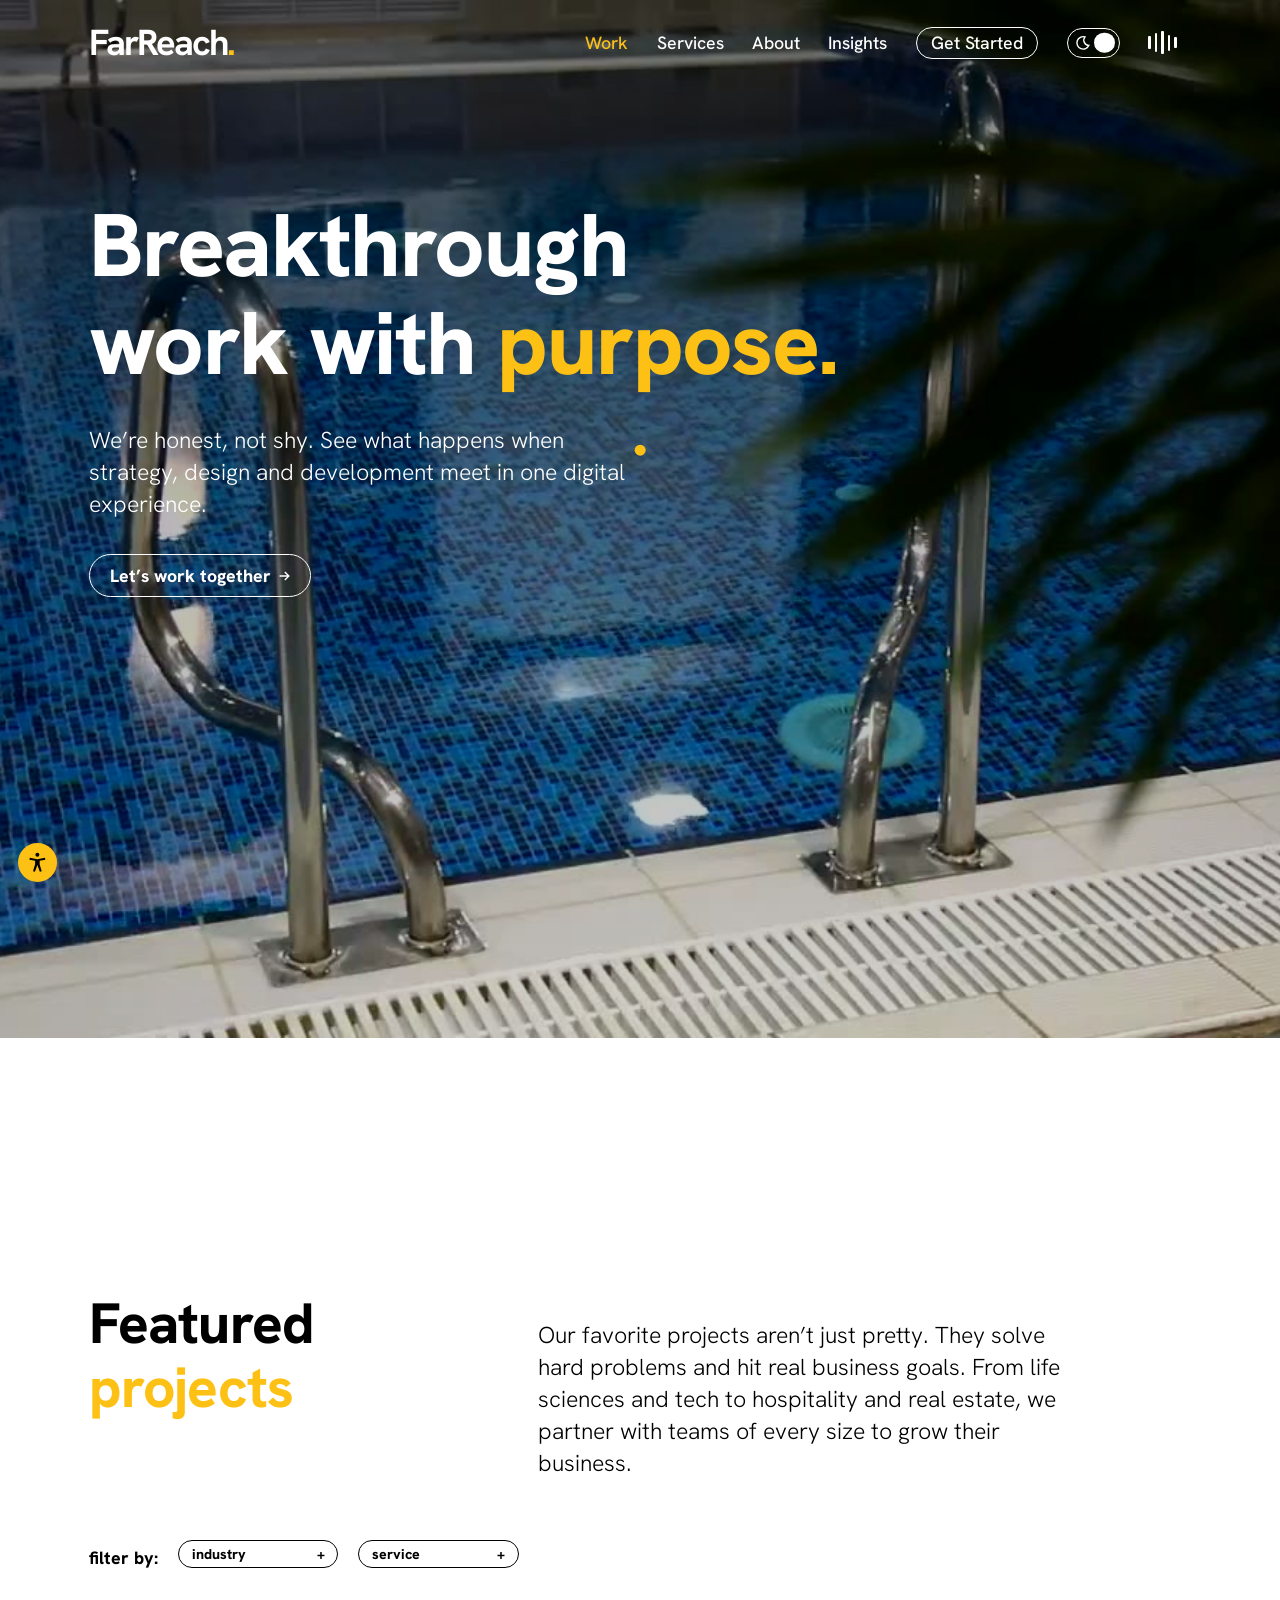
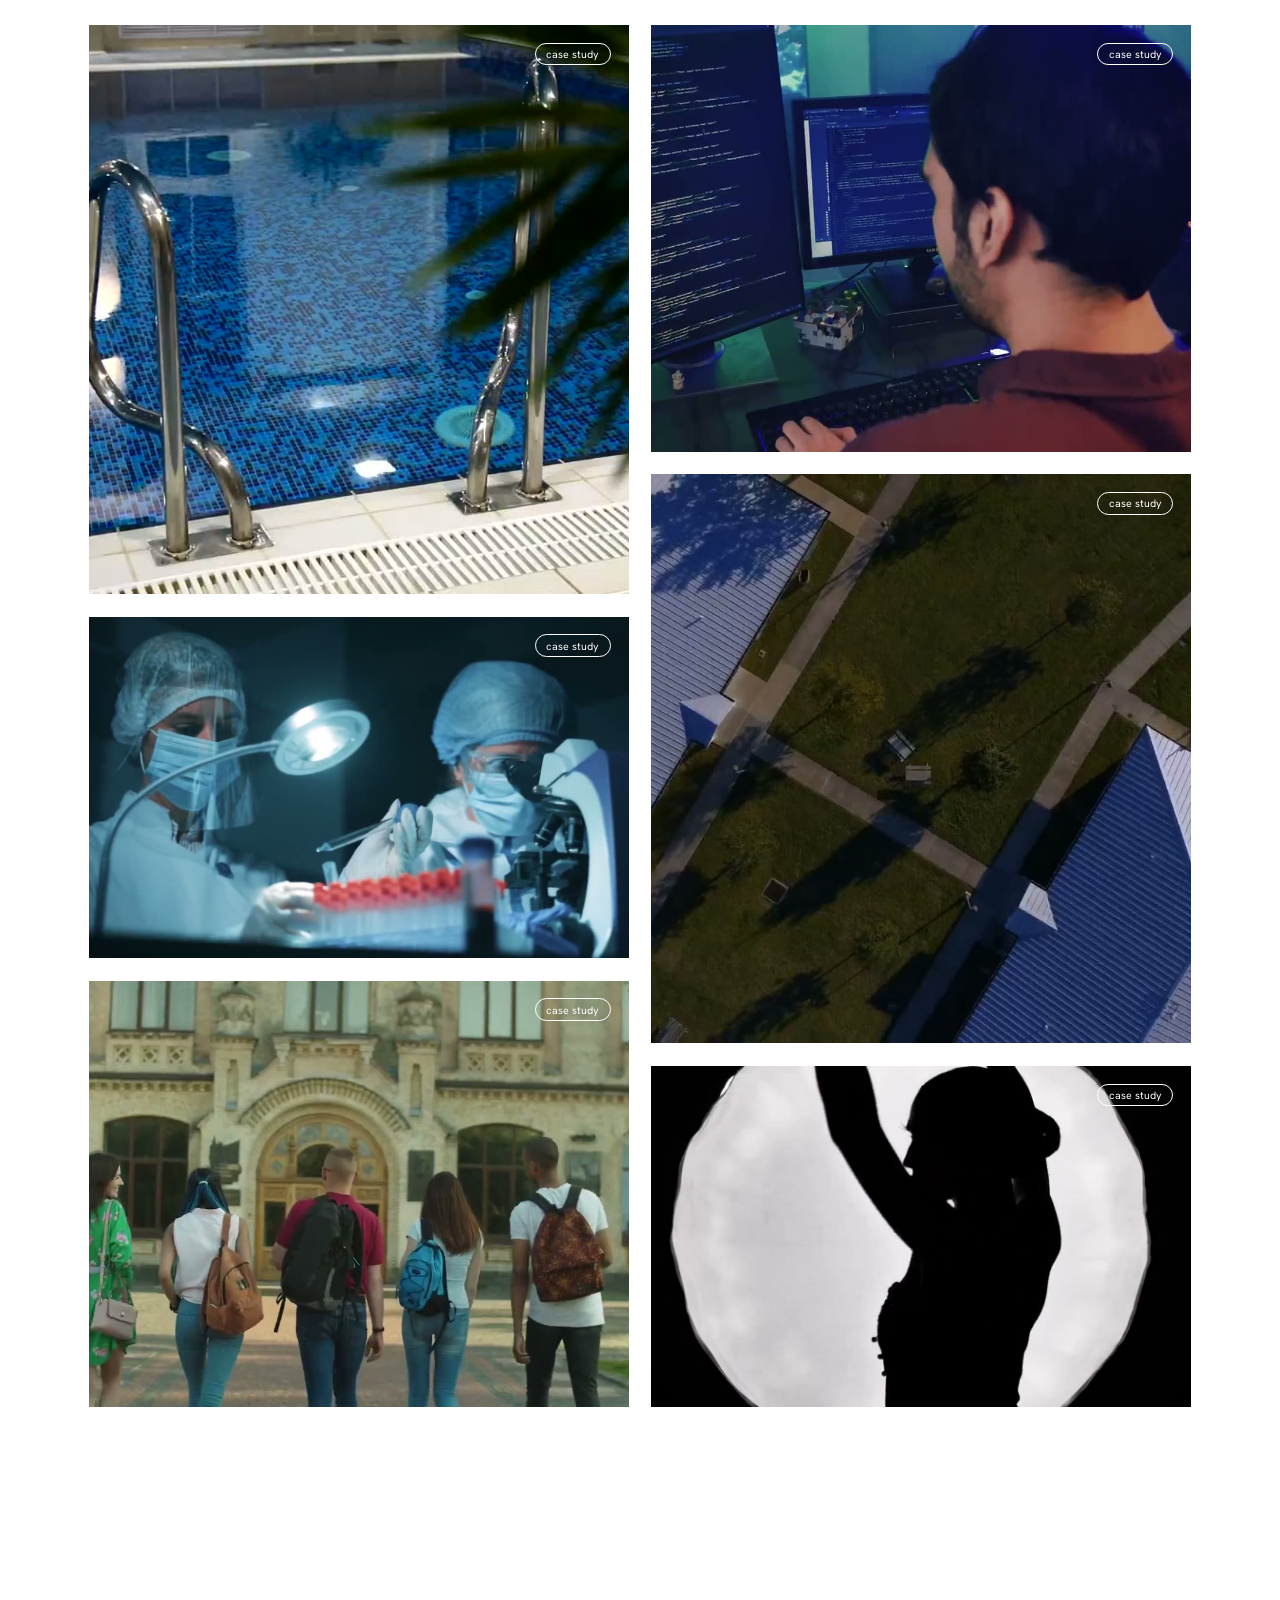
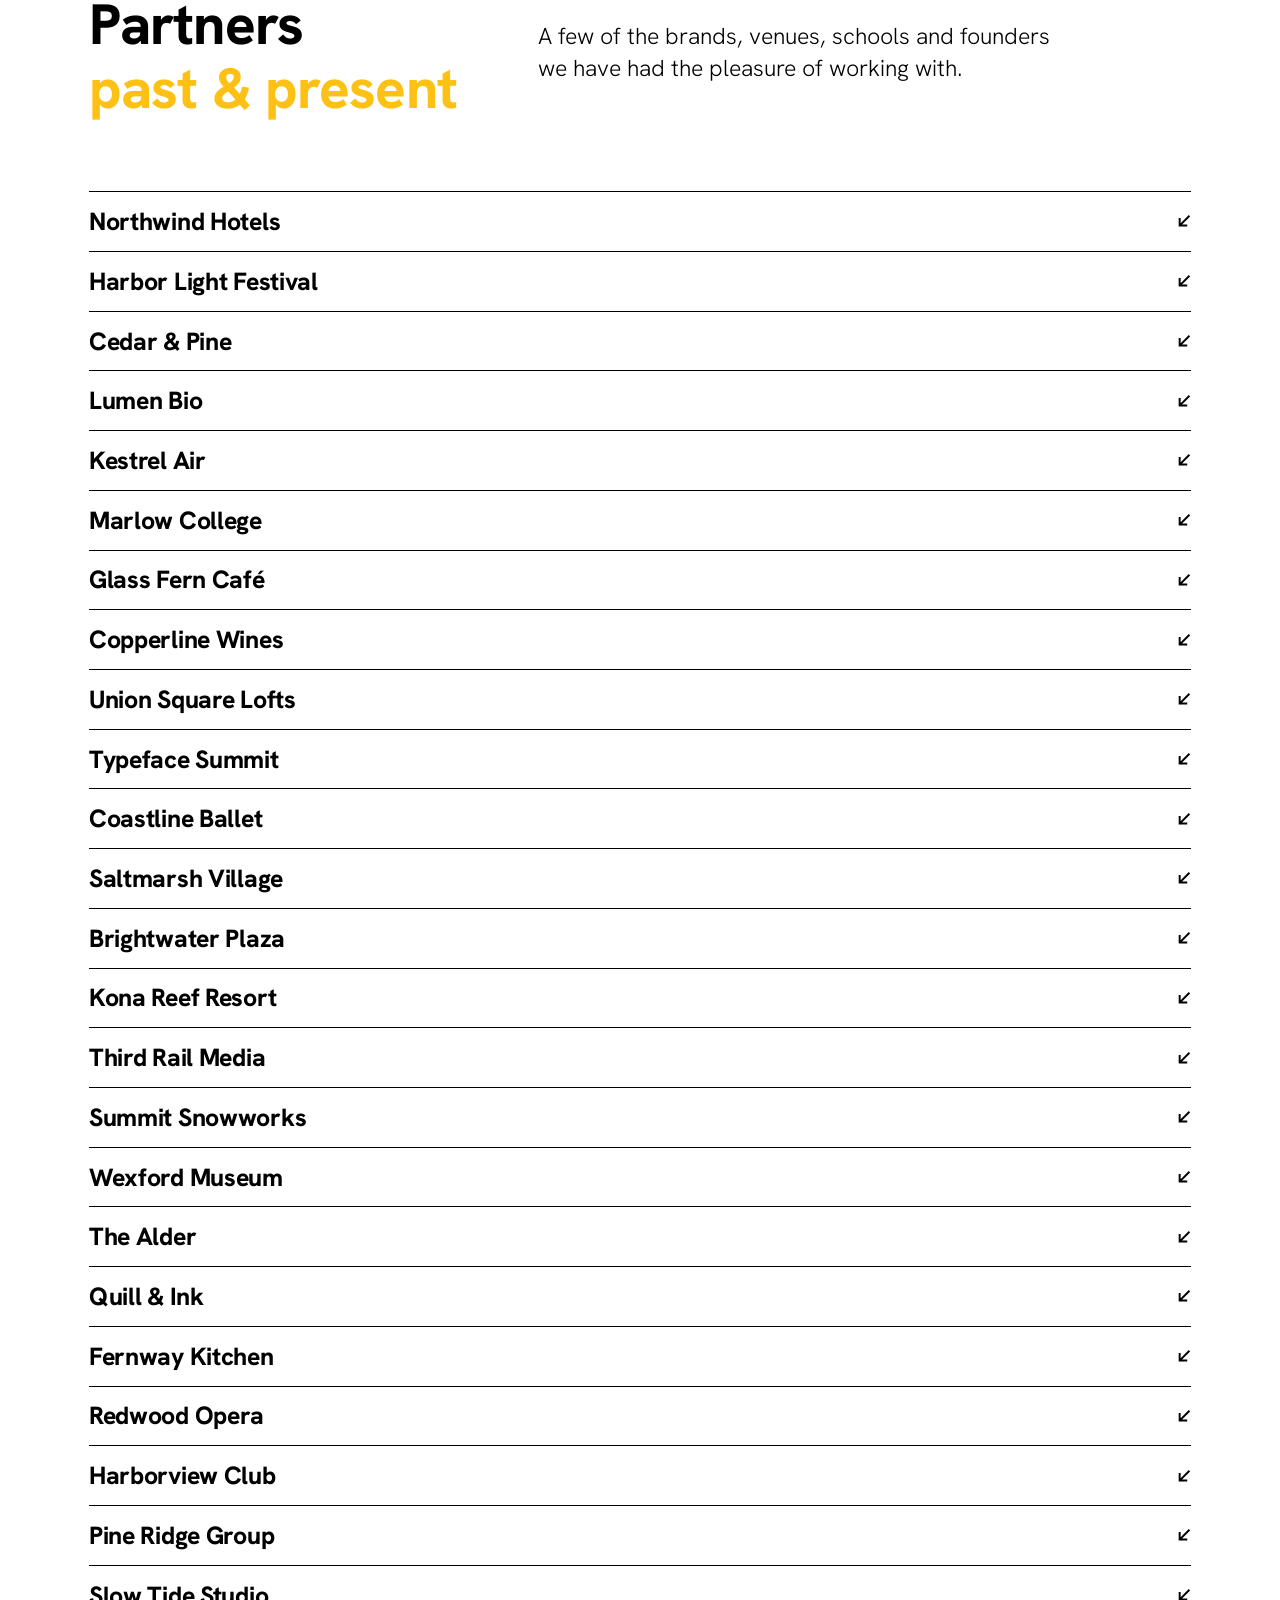
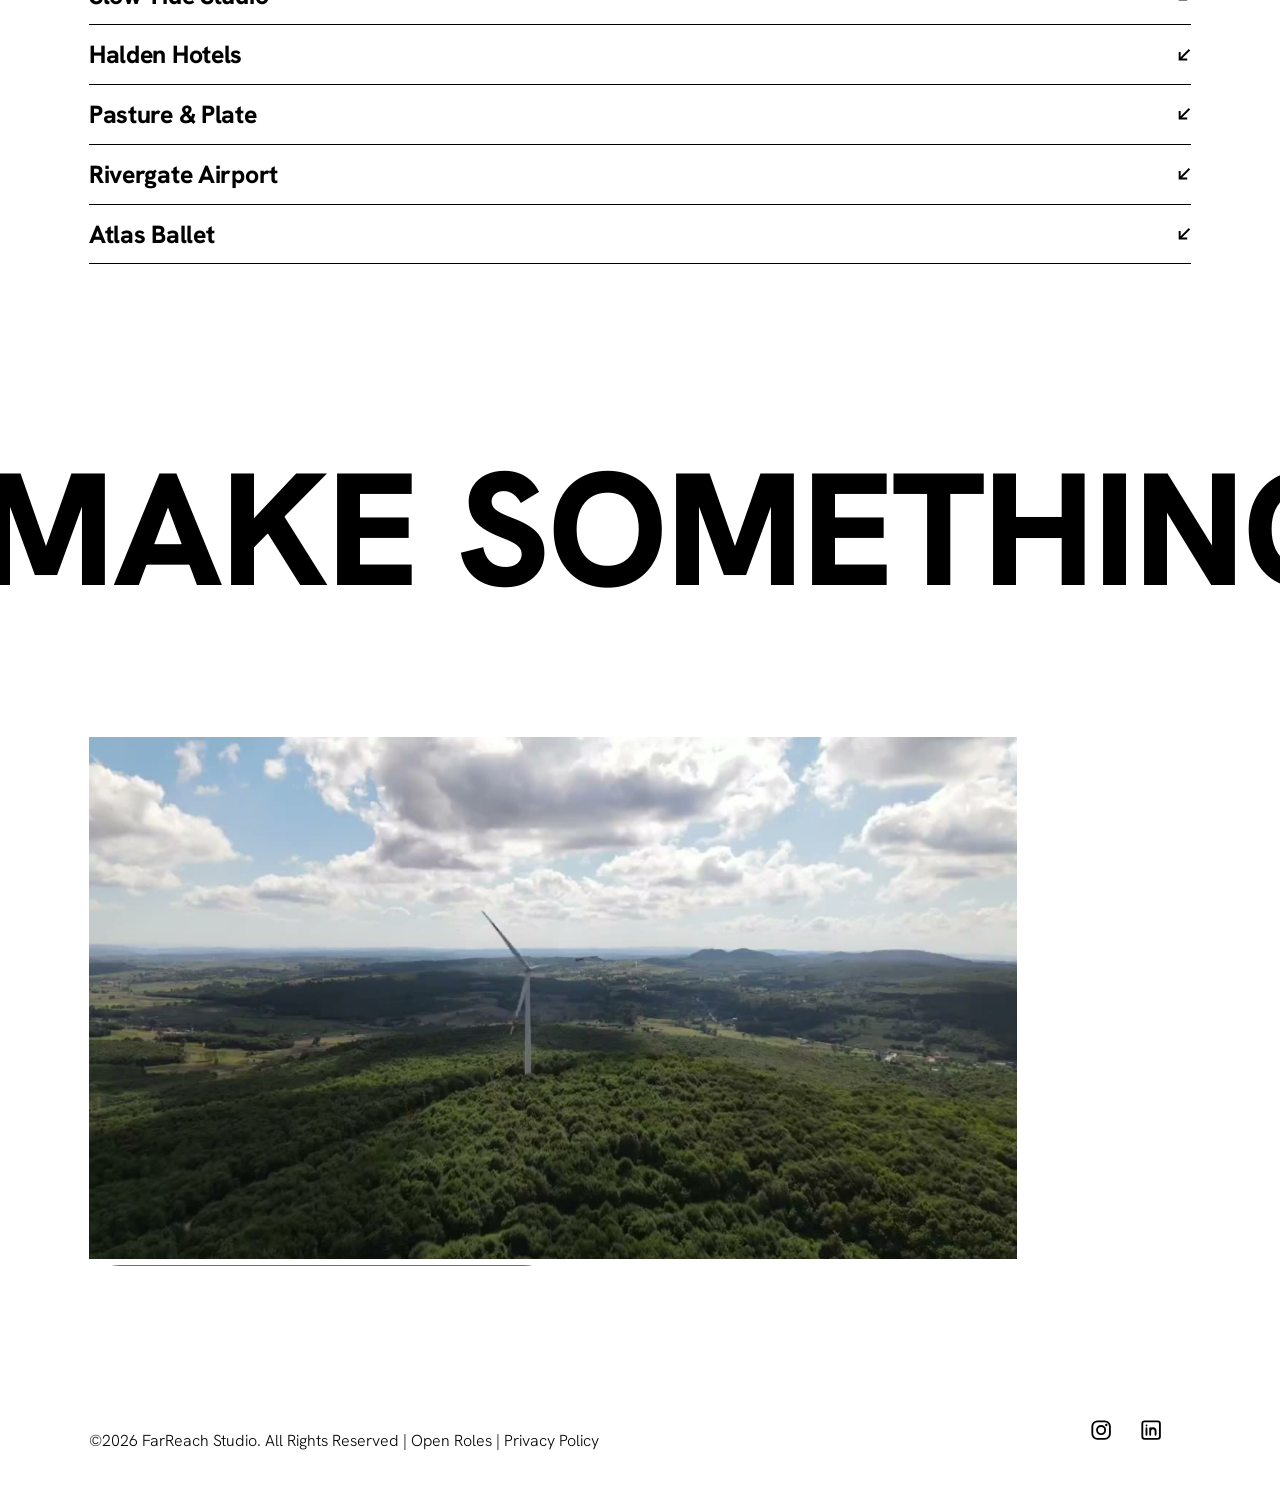
<file: work.html>
<!doctype html>
<html lang="en">
<head>
<meta charset="utf-8">
<meta name="viewport" content="width=device-width, initial-scale=1">
<title>Work | FarReach</title>
<meta name="description" content="Selected case studies and client partners from FarReach.">
<link rel="preload" href="assets/fonts/hanken.woff2" as="font" type="font/woff2" crossorigin>
<link rel="stylesheet" href="assets/css/style.css">
<link rel="stylesheet" href="assets/css/components.css">
<link rel="stylesheet" href="assets/css/pages.css">
</head>
<body class="page-work">
<a class="skip" href="#main">Skip to content</a>
<div id="site-header"></div>
<main id="main">
<section class="phero" aria-label="Intro">
  <div class="phero-media"><video muted playsinline loop autoplay preload="auto" poster="assets/video/hotel.jpg" src="assets/video/hotel.mp4"></video></div>
  <div class="phero-copy wrap">
    <h1 class="t-display"><span>Breakthrough</span><br><span class="l2">work with <span class="yellow" data-type="purpose.|grit.|heart.">purpose.</span></span></h1>
    <p class="t-body">We’re honest, not shy. See what happens when strategy, design and development meet in one digital experience.</p>
    <a class="btn-pill" href="contact.html">Let’s work together<span class="arrow"></span></a>
  </div>
</section>
<section class="page-first sec" aria-labelledby="feat">
  <div class="wrap sec-head ">
    <div class="l rv"><h2 class="t-h2" id="feat"><span>Featured</span><br><span class="yellow">projects</span></h2></div>
    <div class="r rv rv-d1"><p class="t-body">Our favorite projects aren’t just pretty. They solve hard problems and hit real business goals. From life sciences and tech to hospitality and real estate, we partner with teams of every size to grow their business.</p></div>
  </div>
  <div class="wrap">
    <div class="filters" id="filters"><p>filter by:</p></div>
    <div class="grid" id="grid"></div>
    <p class="empty" id="empty">Nothing here yet — try another filter.</p>
  </div>
</section>
<section class="sec" aria-labelledby="past">
  <div class="wrap sec-head ">
    <div class="l rv"><h2 class="t-h2" id="past"><span>Partners</span><br><span class="yellow">past &amp; present</span></h2></div>
    <div class="r rv rv-d1"><p class="t-body">A few of the brands, venues, schools and founders we have had the pleasure of working with.</p></div>
  </div>
  <div class="wrap"><div class="biglist" id="clients"></div></div>
</section>
<section class="big-marquee sec" data-marquee="Let’s make something" aria-label="Let’s make something"><div class="bm-track"></div></section>
<div style="height:9rem"></div>
</main>
<div id="site-footer"></div>
<script src="assets/js/data.js"></script>
<script src="assets/js/site.js"></script>
<script src="assets/js/components.js"></script>
<script src="assets/js/pages.js"></script>
</body>
</html>
</file>
<file: assets/css/style.css>
/* =========================================================
   FarReach — shared styles
   1rem = 16px at 1440px wide (desktop), 12.7px at 390px (mobile)
   ========================================================= */
@font-face {
  font-family: "Hanken Grotesk";
  src: url("../fonts/hanken.woff2") format("woff2");
  font-weight: 100 900;
  font-style: normal;
  font-display: swap;
}

:root {
  --yellow: #fdc115;
  --blue: #27b0c2;
  --green: #a4cf57;
  --orange: #f37032;
  --bg: #ffffff;
  --fg: #000000;
  --muted: #222222;
  --ease: cubic-bezier(0.19, 1, 0.22, 1);
  --ease-io: cubic-bezier(0.65, 0, 0.35, 1);
  --pad: 6.25rem;
  --font: "Hanken Grotesk", "Helvetica Neue", Arial, sans-serif;
}
html { font-size: 1.11111vw; -webkit-font-smoothing: antialiased; -webkit-tap-highlight-color: transparent; }
@media (max-width: 639px) { html { font-size: 3.25vw; } :root { --pad: 1.25rem; } }

*, *::before, *::after { box-sizing: border-box; }
[hidden] { display: none !important; }
body {
  margin: 0; font-family: var(--font); color: var(--fg); background: var(--bg);
  transition: background-color 950ms var(--ease), color 500ms var(--ease);
  overflow-x: hidden;
}
body.is-yellow { --bg: var(--yellow); }
html.dark body { --bg: #000; --fg: #fff; --muted: #ddd; }
html.dark body.is-yellow { --bg: var(--yellow); --fg: #000; }
a { color: inherit; text-decoration: none; }
img, video { display: block; }
button { font: inherit; color: inherit; background: none; border: 0; padding: 0; cursor: pointer; }
h1, h2, h3, p { margin: 0; font-weight: inherit; }
.wrap { padding-left: var(--pad); padding-right: var(--pad); }
.yellow { color: var(--yellow); }
.sr-only { position: absolute; width: 1px; height: 1px; overflow: hidden; clip: rect(0 0 0 0); white-space: nowrap; }
.skip { position: fixed; left: 1rem; top: -4rem; z-index: 999; background: var(--yellow); color: #000; padding: .75rem 1rem; font-weight: 700; border-radius: 2rem; }
.skip:focus { top: 1rem; }
:focus-visible { outline: 2px solid var(--yellow); outline-offset: 3px; }

/* ---------- type scale ---------- */
.t-display { font-size: 6.25rem; line-height: 6.875rem; font-weight: 780; letter-spacing: -0.11rem; }
.t-h2 { font-size: 4rem; line-height: 4.5rem; font-weight: 760; letter-spacing: -0.06rem; }
.t-body { font-size: 1.625rem; line-height: 2.25rem; font-weight: 300; }
.t-link { font-size: 1.625rem; line-height: 1.7875rem; font-weight: 760; }
@media (max-width: 639px) {
  .t-display { font-size: 4rem; line-height: 4.6rem; letter-spacing: -0.09rem; }
  .t-h2 { font-size: 3rem; line-height: 3.375rem; letter-spacing: -0.025rem; }
  .t-body { font-size: 1.375rem; line-height: 1.9rem; }
  .t-link { font-size: 1.375rem; line-height: 1.5rem; }
}

/* arrow link: two arrows, hover slides one out and the next in */
.arrow-link { display: inline-flex; align-items: center; gap: .55rem; white-space: nowrap; }
.arrow { position: relative; display: inline-block; width: .8em; height: 1em; overflow: hidden; flex-shrink: 0; }
.arrow svg { position: absolute; left: 0; top: 50%; width: 100%; height: .7em; transform: translateY(-50%); transition: transform 600ms var(--ease); }
.arrow svg + svg { transform: translate(-130%, -50%); }
.arrow-link:hover .arrow svg:first-child, a:hover > .arrow svg:first-child { transform: translate(130%, -50%); }
.arrow-link:hover .arrow svg + svg, a:hover > .arrow svg + svg { transform: translate(0, -50%); }

/* ---------- header ---------- */
.site-header {
  position: fixed; inset: 0 0 auto 0; z-index: 110; height: 6rem;
  display: flex; align-items: center; justify-content: space-between;
  padding: 0 var(--pad); color: var(--fg);
  background: var(--bg);
  transition: background-color 950ms var(--ease), color 500ms var(--ease), transform 600ms var(--ease);
}
.site-header.on-hero { background: transparent; color: #fff; }
.logo { position: relative; display: block; width: 13.25rem; height: 2.0625rem; }
.logo .full, .logo .compact {
  position: absolute; left: 0; top: 50%; transform: translateY(-50%);
  font-weight: 700; letter-spacing: -0.14rem; line-height: 1; white-space: nowrap;
  transition: opacity 500ms var(--ease), transform 700ms var(--ease);
}
.logo .full { font-size: 2.55rem; }
.logo .full i, .logo .compact i { font-style: normal; color: var(--yellow); }
.logo .compact { font-size: 2.2rem; opacity: 0; transform: translate(-1rem, -50%); }
.site-header.compact .logo .full { opacity: 0; transform: translate(-1rem, -50%); }
.site-header.compact .logo .compact { opacity: 1; transform: translate(0, -50%); }

.nav-area { display: flex; align-items: center; }
.main-nav { position: relative; display: flex; align-items: center; }
.main-nav a { position: relative; display: block; padding: 1rem; font-size: 1.25rem; line-height: 1.375rem; font-weight: 500; transition: opacity 500ms var(--ease); }
.main-nav a span { display: inline-block; transition: opacity 500ms var(--ease), transform 700ms var(--ease), border-color 300ms; }
.main-nav:hover a { opacity: .45; }
.main-nav a:hover, .main-nav a:focus-visible { opacity: 1; }
.main-nav a.pill span { border: 1px solid currentColor; border-radius: 2.75rem; padding: .375rem 1rem; transition: background-color 400ms var(--ease), color 400ms var(--ease), opacity 500ms var(--ease), transform 700ms var(--ease); }
.main-nav a.pill { padding: .625rem 1rem; }
.main-nav a.pill:hover span { background: var(--yellow); border-color: var(--yellow); color: #000; }
.main-nav .menu-label { position: absolute; right: 0; top: 50%; transform: translateY(-50%); padding: 1rem 1rem 1rem 0; font-size: 1.25rem; font-weight: 500; opacity: 0; pointer-events: none; transition: opacity 400ms var(--ease), transform 600ms var(--ease); }
/* collapsed nav: items hidden and offset to the right, "Menu" shown */
.site-header.compact .main-nav a span { opacity: 0; transform: translateX(2.5rem); }
.site-header.compact .main-nav a { pointer-events: none; }
.site-header.compact .main-nav .menu-label { opacity: 1; pointer-events: auto; }
.site-header.compact .main-nav.open a span { opacity: 1; transform: none; }
.site-header.compact .main-nav.open a { pointer-events: auto; }
.site-header.compact .main-nav.open .menu-label { opacity: 0; transform: translate(1rem, -50%); }
.site-header.compact .main-nav.open a:nth-child(1) span { transition-delay: 0ms; }
.site-header.compact .main-nav.open a:nth-child(2) span { transition-delay: 40ms; }
.site-header.compact .main-nav.open a:nth-child(3) span { transition-delay: 80ms; }
.site-header.compact .main-nav.open a:nth-child(4) span { transition-delay: 120ms; }
.site-header.compact .main-nav.open a:nth-child(5) span { transition-delay: 160ms; }

.theme-btn { padding: 0 1rem; display: flex; align-items: center; }
.toggle { position: relative; width: 3.75rem; height: 2.125rem; border: 1px solid currentColor; border-radius: 2.75rem; }
.toggle .moon { position: absolute; left: .5rem; top: 50%; width: 1.1rem; height: 1.1rem; transform: translateY(-50%); }
.toggle .knob { position: absolute; right: .3rem; top: 50%; width: 1.45rem; height: 1.45rem; border-radius: 50%; background: currentColor; transform: translateY(-50%); transition: right 500ms var(--ease), background-color 300ms; }
html.dark .toggle .knob { right: 2rem; background: var(--yellow); }
html.dark .toggle .moon { left: auto; right: .5rem; }
.sound-btn { width: 4rem; height: 1.625rem; padding: 0 1rem; display: flex; align-items: center; justify-content: space-between; }
.sound-btn i { display: block; width: .17rem; background: currentColor; border-radius: 1px; height: 55%; transition: height 300ms; }
.sound-btn i:nth-child(2) { height: 80%; } .sound-btn i:nth-child(3) { height: 100%; } .sound-btn i:nth-child(4) { height: 70%; } .sound-btn i:nth-child(5) { height: 45%; }
.sound-btn.on i { animation: eq 900ms ease-in-out infinite alternate; background: var(--yellow); }
.sound-btn.on i:nth-child(2) { animation-delay: -300ms; } .sound-btn.on i:nth-child(3) { animation-delay: -600ms; } .sound-btn.on i:nth-child(4) { animation-delay: -150ms; } .sound-btn.on i:nth-child(5) { animation-delay: -450ms; }
@keyframes eq { from { height: 20%; } to { height: 100%; } }
.burger { display: none; font-size: 1.375rem; font-weight: 700; position: relative; height: 1.9rem; overflow: hidden; }
.burger span { display: block; transition: transform 600ms var(--ease); }

/* mobile header + fullscreen menu */
@media (max-width: 639px) {
  .site-header { height: 5rem; }
  .logo { width: 13.25rem; height: 2rem; }
  .logo .full { font-size: 2.35rem; }
  .site-header.compact .logo .full { opacity: 1; transform: translateY(-50%); }
  .site-header.compact .logo .compact { opacity: 0; }
  .nav-area { position: fixed; inset: 0; z-index: -1; flex-direction: column; justify-content: center; background: #000; color: #fff;
    clip-path: circle(0% at 92% 2.5rem); transition: clip-path 900ms var(--ease); }
  .menu-open .nav-area { clip-path: circle(150% at 92% 2.5rem); }
  .main-nav { flex-direction: column; }
  .main-nav a { font-size: 3rem; line-height: 3.45rem; font-weight: 700; letter-spacing: -0.025rem; padding: .35rem; text-align: center; }
  .main-nav a.pill span { padding: .3rem 1.4rem; }
  .main-nav .menu-label { display: none; }
  .site-header.compact .main-nav a span { opacity: 1; transform: none; }
  .site-header.compact .main-nav a { pointer-events: auto; }
  .main-nav:hover a { opacity: 1; }
  .theme-btn { margin-top: 3rem; }
  .sound-btn { margin: 2rem 0 0; width: 4rem; }
  .burger { display: block; }
  .menu-open .site-header { color: #fff; background: transparent; }
  .menu-open .burger span { transform: translateY(-100%); }
}

/* ---------- custom cursor ---------- */
.cursor { position: fixed; left: 0; top: 0; z-index: 200; pointer-events: none; }
.cursor-dot {
  position: absolute; left: 0; top: 0; transform: translate(-50%, -50%);
  min-width: .75rem; height: .75rem; border-radius: 2rem; background: var(--yellow); color: #000;
  font-size: .875rem; font-weight: 700; line-height: 1; white-space: nowrap; display: flex; align-items: center; justify-content: center;
  transition: height 450ms var(--ease), padding 450ms var(--ease), background-color 300ms, color 300ms;
  overflow: hidden;
}
.cursor-dot span { opacity: 0; transition: opacity 250ms; max-width: 0; }
.cursor.label .cursor-dot { height: 2.3rem; padding: 0 1.05rem; }
.cursor.label .cursor-dot span { opacity: 1; max-width: 10rem; }
.cursor.dark .cursor-dot { background: #000; color: var(--yellow); }
.cursor.hide { opacity: 0; }
@media (hover: none), (max-width: 639px) { .cursor { display: none; } }

/* accessibility bubble (bottom-left) */
.a11y-btn { position: fixed; left: 1.25rem; bottom: 1.25rem; z-index: 120; width: 2.75rem; height: 2.75rem; border-radius: 50%; background: var(--yellow); color: #000; display: grid; place-items: center; transition: transform 400ms var(--ease); }
.a11y-btn:hover { transform: scale(1.08); }
.a11y-btn svg { width: 1.6rem; height: 1.6rem; }
html.big-text { font-size: 1.3vw; }
@media (max-width: 639px) { html.big-text { font-size: 3.7vw; } .a11y-btn { left: .6rem; bottom: .6rem; width: 2.2rem; height: 2.2rem; } }

/* ---------- letter-cycling words ---------- */
.cycle { position: relative; display: inline-block; white-space: nowrap; vertical-align: top; }
.cycle .word { display: inline-block; white-space: nowrap; }
.cycle .word.leaving { position: absolute; left: 0; top: 0; height: 100%; pointer-events: none; }
.cycle .ch { display: inline-block; transition: transform 800ms var(--ease), opacity 600ms var(--ease); }
.cycle .ch.out { transform: translateY(-60%); opacity: 0; }
.cycle .ch.in { transform: translateY(60%); opacity: 0; }

/* ---------- media slot (inline video/image in headlines) ---------- */
.slot { position: relative; display: inline-block; flex-shrink: 0; width: 14.0625rem; height: 9.375rem; overflow: hidden; background: #000; vertical-align: middle; }
.slot > img, .slot > video { position: absolute; inset: 0; width: 100%; height: 100%; object-fit: cover; opacity: 0; transition: opacity 700ms var(--ease); }
.slot > .on { opacity: 1; }
@media (max-width: 639px) { .slot { width: 7.5rem; height: 5rem; } }

/* ---------- reveal on scroll ---------- */
.rv { opacity: 0; transform: translateY(2.5rem); transition: opacity 1200ms var(--ease), transform 1200ms var(--ease); }
.rv.in { opacity: 1; transform: none; }
.rv-d1 { transition-delay: 100ms; } .rv-d2 { transition-delay: 200ms; } .rv-d3 { transition-delay: 300ms; }

/* ---------- section header (h2 left, copy right) ---------- */
.sec-head { display: flex; gap: 2.5rem; }
.sec-head .l { width: 29.0625rem; flex-shrink: 0; }
.sec-head .r { width: 37.75rem; padding-top: 2.0625rem; }
.sec-head .r .arrow-link { margin-top: 1.8rem; }
@media (max-width: 639px) {
  .sec-head { flex-direction: column; gap: 1.6rem; }
  .sec-head .l, .sec-head .r { width: 100%; padding-top: 0; }
  .sec-head .r .arrow-link { margin-top: 1.4rem; }
}

/* ---------- footer ---------- */
.site-footer { position: relative; }
.foot-cta { position: relative; display: block; padding-top: 13.55rem; }
.foot-line { display: flex; flex-wrap: wrap; align-items: center; column-gap: 1.25rem; max-width: 71.5rem; }
.foot-line .w { display: inline-block; }
.foot-line .white { color: #fff; }
.foot-cta .t-display { line-height: 8.75rem; }
.news { margin: 1.25rem 0 10rem; }
.news form { position: relative; width: 32.75rem; height: 4.25rem; border-radius: 3rem; overflow: hidden; background: rgba(255, 255, 255, .25); }
.news input { width: 100%; height: 100%; border: 0; background: transparent; padding: 0 4.375rem 0 1.5625rem; font: 700 1.75rem/1 var(--font); color: #000; outline: none; }
.news .ph { position: absolute; left: 1.5625rem; top: 50%; transform: translateY(-50%); font-size: 1.75rem; font-weight: 700; pointer-events: none; white-space: nowrap; transition: opacity 300ms, transform 500ms var(--ease); }
.news form.typing .ph { opacity: 0; transform: translate(1rem, -50%); }
.news button { position: absolute; right: 1.5625rem; top: 0; height: 100%; font-size: 1.75rem; font-weight: 700; }
.news .msg { position: absolute; inset: 0; display: flex; align-items: center; padding-left: 1.5625rem; font-weight: 700; font-size: 1.5rem; background: #000; color: var(--yellow); transform: translateY(100%); transition: transform 700ms var(--ease); }
.news form.sent .msg { transform: none; }
.foot-bar { display: flex; align-items: flex-end; justify-content: space-between; padding-bottom: 3.5rem; }
.foot-bar p { font-size: 1.125rem; line-height: 1.575rem; font-weight: 300; }
.foot-bar p a { transition: color 500ms var(--ease); }
.foot-bar p a:hover { color: #fff; }
.socials { display: flex; align-items: center; height: 3.125rem; padding: 0 1rem; border-radius: 3rem; }
.socials a { display: flex; align-items: center; padding: 0 1rem; }
.socials a span { display: inline-block; width: 0; overflow: hidden; font-weight: 700; white-space: nowrap; transition: width 500ms var(--ease), margin 500ms var(--ease); }
.socials a:hover span { width: 5.6rem; margin-right: .5rem; }
.socials svg { width: 1.5625rem; height: 1.5625rem; }
@media (max-width: 639px) {
  .foot-cta { padding-top: 9rem; }
  .foot-cta .t-display { line-height: 4.8rem; }
  .foot-line { column-gap: .8rem; }
  .news { margin: 1.5rem 0 5rem; }
  .news form { width: 100%; height: 3.75rem; }
  .news .ph, .news input { font-size: 1.375rem; }
  .foot-bar { flex-direction: column-reverse; align-items: flex-start; gap: 1rem; padding-bottom: 3rem; }
  .socials { padding: 0; }
  .socials a:first-child { padding-left: 0; }
}

/* the flying media box (absolute, document coordinates, set by JS) */
.fly { position: absolute; left: 0; top: 0; width: 100vw; height: 100vh; z-index: 11; overflow: hidden; background: #000; will-change: transform, width, height; pointer-events: none; }
.fly > video, .fly > img { position: absolute; inset: 0; width: 100%; height: 100%; object-fit: cover; opacity: 0; transition: opacity 900ms var(--ease); }
.fly > .on { opacity: 1; }
.fly .shade { position: absolute; inset: 0; background: linear-gradient(180deg, rgba(0,0,0,.42) 0%, rgba(0,0,0,.18) 45%, rgba(0,0,0,.12) 75%, rgba(0,0,0,.05) 100%); transition: opacity 600ms var(--ease); }
.fly.small .shade { opacity: 0; }
.fly.pre { opacity: 0; }

.fly-foot .shade { display: none; }

/* ---------- reduced motion ---------- */
@media (prefers-reduced-motion: reduce) {
  *, *::before, *::after { animation-duration: 1ms !important; animation-iteration-count: 1 !important; transition-duration: 1ms !important; }
}

/* current page in nav */
.main-nav a[aria-current="page"] span { color: var(--yellow); }
/* yellow words stay readable once the page turns yellow */
body.is-yellow main .yellow, body.is-yellow main .acc-item.open .acc-q { color: #fff; transition: color 600ms var(--ease); }
</file>
<file: assets/css/components.css>
/* FarReach — shared section components */
/* ---- partners ---- */
.logo-marquee { margin: 6.5rem 0 6rem; overflow: hidden; }
.logo-track { display: flex; width: max-content; animation: logos 30s linear infinite; }
.logo-track:hover { animation-play-state: paused; }
.logo-item { flex-shrink: 0; width: 16.0625rem; height: 6.875rem; margin: 0 5.375rem; display: flex; align-items: center; justify-content: center; color: var(--fg); opacity: .92; transition: opacity 400ms; }
.logo-item:hover { opacity: 1; }
.logo-item svg { width: 100%; height: 100%; }
@keyframes logos { to { transform: translateX(-50%); } }
@media (max-width: 639px) {
  .logo-marquee { margin: 3rem 0 4rem; }
  .logo-item { width: 8.0625rem; height: 5rem; margin: 0 2.275rem; }
}

/* ---- services ---- */
.svc-row { position: relative; display: flex; flex-wrap: wrap; align-items: center; }
.svc-shape { position: relative; width: 28rem; height: 28rem; margin-left: 1rem; flex-shrink: 0; }
.svc-shape svg { position: absolute; inset: 0; width: 100%; height: 100%; transition: transform 1100ms var(--ease), opacity 700ms var(--ease); }
.svc-shape svg.out { transform: scale(.4) rotate(90deg); opacity: 0; }
.svc-shape svg.pre { transform: scale(.4) rotate(-90deg); opacity: 0; }
.svc-shape svg path, .svc-shape svg circle, .svc-shape svg rect { fill: var(--yellow); }
.svc-slides { position: relative; width: 40rem; height: 20.6rem; margin-left: 2.5rem; }
.svc { position: absolute; left: 0; top: 0; width: 38rem; display: flex; flex-direction: column; justify-content: center; height: 100%; }
.svc .t-body { margin-top: 1.75rem; }
.svc .arrow-link { margin-top: 2rem; align-self: flex-start; margin-left: .25rem; }
.svc > * { opacity: 0; transform: translateY(1.5rem); transition: opacity 500ms var(--ease), transform 900ms var(--ease); }
.svc.on > * { opacity: 1; transform: none; }
.svc.on > :nth-child(2) { transition-delay: 90ms; } .svc.on > :nth-child(3) { transition-delay: 180ms; }
.svc:not(.on) { pointer-events: none; }
.svc-count { width: 100%; padding-left: 31.5rem; margin-top: 0; }
.counter { display: inline-flex; height: 3.125rem; border: 1px solid currentColor; border-radius: 2rem; overflow: hidden; }
.counter .half { position: relative; width: 3.4375rem; height: 100%; font-size: 1.375rem; font-weight: 700; overflow: hidden; }
.counter .half + .half { border-left: 1px solid currentColor; }
.counter .num, .counter .ar { position: absolute; inset: 0; display: grid; place-items: center; transition: transform 600ms var(--ease), opacity 400ms; }
.counter .ar { transform: translateY(100%); opacity: 0; }
.counter .half:hover .num { transform: translateY(-100%); opacity: 0; }
.counter .half:hover .ar { transform: none; opacity: 1; }
.counter .num.roll { animation: roll 700ms var(--ease); }
@keyframes roll { from { transform: translateY(100%); opacity: 0; } to { transform: none; opacity: 1; } }
@media (max-width: 639px) {
  .svc-row { flex-direction: column; align-items: flex-start; }
  .svc-shape { width: 17.5rem; height: 17.5rem; margin: 0 auto; }
  .svc-slides { width: 100%; margin: 2.5rem 0 0; height: 21rem; }
  .svc { width: 100%; justify-content: flex-start; }
  .svc .t-body { margin-top: 1.25rem; }
  .svc .arrow-link { margin-top: 1.5rem; }
  .svc-count { padding-left: 0; margin-top: 1rem; display: flex; justify-content: center; }
}

/* ---- work rail ---- */
.work { overflow: hidden; }
.rail-wrap { margin-top: 5rem; padding-left: var(--pad); cursor: grab; }
.rail-wrap.drag { cursor: grabbing; }
.rail { display: flex; gap: 1.625rem; width: max-content; will-change: transform; }
.card { position: relative; display: block; width: 37.9375rem; height: 36.25rem; overflow: hidden; background: #111; color: #fff; flex-shrink: 0; user-select: none; -webkit-user-drag: none; }
.card video, .card img { position: absolute; inset: 0; width: 100%; height: 100%; object-fit: cover; transition: transform 1400ms var(--ease); pointer-events: none; }
.card::after { content: ""; position: absolute; inset: 0; background: rgba(28, 28, 45, .62); opacity: 0; transition: opacity 700ms var(--ease); }
.card .info { position: absolute; z-index: 2; left: 3.5rem; right: 3rem; top: 5.3rem; }
.card .client { font-size: 1.375rem; line-height: 1.375rem; font-weight: 300; }
.card h3 { margin-top: 2.4rem; font-size: 3rem; line-height: 3.42rem; font-weight: 700; letter-spacing: -0.025rem; max-width: 27rem; }
.card .chips { display: flex; flex-wrap: wrap; gap: .65rem .9rem; margin-top: 2rem; }
.card .chips span { display: inline-flex; align-items: center; height: 2.25rem; padding: 0 1rem; border: 1px solid #fff; border-radius: 2rem; font-size: .875rem; letter-spacing: .0175rem; transition: background-color 400ms, color 400ms; }
.card .chips span:hover { background: #fff; color: #000; }
.card .info > * { opacity: 0; transform: translateY(1.25rem); transition: opacity 500ms var(--ease), transform 800ms var(--ease); }
.card:hover::after, .card:focus-visible::after { opacity: 1; }
.card:hover .info > *, .card:focus-visible .info > * { opacity: 1; transform: none; }
.card:hover .info > :nth-child(2) { transition-delay: 60ms; } .card:hover .info > :nth-child(3) { transition-delay: 120ms; }
.card:hover video, .card:hover img { transform: scale(1.04); }
@media (max-width: 639px) {
  .rail-wrap { margin-top: 3rem; overflow-x: auto; scroll-snap-type: x mandatory; padding-right: var(--pad); scrollbar-width: none; }
  .rail-wrap::-webkit-scrollbar { display: none; }
  .rail { transform: none !important; gap: 1rem; }
  .card { width: 25rem; height: 28rem; scroll-snap-align: start; background: transparent; color: var(--fg); height: auto; overflow: visible; }
  .card .media { position: relative; height: 28rem; overflow: hidden; }
  .card::after { display: none; }
  .card .info { position: static; padding-top: 1.5rem; }
  .card .info > * { opacity: 1; transform: none; }
  .card h3 { margin-top: .4rem; font-size: 2.25rem; line-height: 2.6rem; }
  .card .chips { display: none; }
}
.card .media { position: absolute; inset: 0; }
@media (max-width: 639px) { .card .media { position: relative; } }

/* ---- big marquee ---- */
.big-marquee { overflow: hidden; height: 11.25rem; }
.bm-track { display: flex; align-items: center; width: max-content; will-change: transform; }
.bm-item { display: flex; align-items: center; font-size: 11.25rem; line-height: 11.25rem; font-weight: 800; letter-spacing: -0.1375rem; text-transform: uppercase; white-space: nowrap; }
.bm-item svg { width: 9.3rem; height: 9.3rem; margin: 0 3rem; flex-shrink: 0; }
.bm-item svg path { fill: currentColor; }
@media (max-width: 639px) { .big-marquee { height: 7rem; } .bm-item { font-size: 7rem; line-height: 7rem; } .bm-item svg { width: 5.6rem; height: 5.6rem; margin: 0 1.5rem; } }

/* ---- stats ---- */
.stat-row { display: flex; gap: 5rem; margin-top: 3rem; }
.stat { position: relative; flex: 1; min-width: 0; border-left: .0781rem solid currentColor; padding-left: 3.1875rem; height: 14.25rem; display: flex; flex-direction: column; }
.stat .num { display: flex; height: 6.875rem; font-size: 6.25rem; line-height: 6.875rem; font-weight: 300; letter-spacing: -0.1375rem; overflow: hidden; }
.stat .num .d { display: inline-block; position: relative; overflow: hidden; height: 6.875rem; }
.stat .num .d b { display: block; font-weight: inherit; transition: transform 900ms var(--ease), opacity 700ms var(--ease); }
.stat .num .d b.leave { position: absolute; left: 0; top: 0; transform: translateY(-100%); opacity: 0; }
.stat .num .d b.enter { transform: translateY(100%); opacity: 0; }
.stat .label { margin-top: .9rem; font-size: 1.375rem; line-height: 1.875rem; font-weight: 300; max-width: 15rem; transition: opacity 500ms var(--ease); }
.stat .label.fade { opacity: 0; }
.stat a { margin-top: auto; margin-left: .25rem; transition: opacity 500ms var(--ease); }
.stat a.fade { opacity: 0; }
@media (max-width: 639px) {
  .stat-row { flex-direction: column; gap: 3rem; margin-top: 2.5rem; }
  .stat { height: 12.5rem; padding-left: 1.75rem; }
  .stat .num, .stat .num .d { font-size: 5rem; height: 5.6rem; line-height: 5.6rem; }
}
</file>
<file: assets/css/home.css>
/* ================= HOME ================= */

/* ---- hero ---- */
.hero { position: relative; height: 100vh; min-height: 36rem; z-index: 12; color: #fff; pointer-events: none; }
.hero-copy { position: absolute; left: 0; right: 0; top: 19.375rem; transition: opacity 600ms var(--ease), transform 900ms var(--ease); }
.hero-title { display: flex; flex-direction: column; row-gap: .125rem; }
.hero-title .hl { display: block; white-space: nowrap; }
.hero-case { pointer-events: auto; display: inline-flex; margin: 4.375rem 0 0 .5rem; font-size: 1.75rem; line-height: 1.925rem; font-weight: 700; letter-spacing: -0.02rem; color: #fff; transition: opacity 500ms var(--ease), transform 700ms var(--ease); }
.hero-case.off { opacity: 0; transform: translateY(1rem); pointer-events: none; }
/* intro: copy hidden until the video has opened up */
.intro .hero-copy { opacity: 0; transform: translateY(2.5rem); }
.intro .site-header { opacity: 0; transform: translateY(-1.5rem); }
.site-header { transition: background-color 950ms var(--ease), color 500ms var(--ease), opacity 900ms var(--ease), transform 900ms var(--ease); }
.hero.scrolled .hero-copy { opacity: 0; transform: translateY(-2rem); }

@media (max-width: 639px) {
  .hero-copy { top: 22rem; }
  .hero-title .hl { white-space: normal; }
  .hero-title .cycle { display: block; }
  .hero-case { margin-top: 2.2rem; font-size: 1.75rem; }
}

/* ---- manifesto ---- */
.manifesto { position: relative; padding-top: 8.75rem; }
.mani { display: flex; flex-wrap: wrap; align-items: center; column-gap: 1.25rem; row-gap: 0; max-width: 71.5rem; line-height: 8.75rem; }
.mani .w { display: inline-block; white-space: nowrap; }
.mani .comma { margin-left: -1.25rem; margin-right: -.55rem; }
.mani .br { flex-basis: 100%; height: 0; }
.mani .slot { background: transparent; margin: -0.15625rem 0; }
@media (max-width: 639px) {
  .manifesto { padding-top: 7rem; }
  .mani { column-gap: .8rem; row-gap: 0; line-height: 5.1rem; }
  .mani .comma { margin-left: -.6rem; margin-right: -.2rem; }
  .mani .br { display: none; }
}


/* ---- home section spacing ---- */
.partners { margin-top: 14.6rem; }
.services { margin-top: 0; padding-top: 5rem; }
.work { margin-top: 9rem; }
.big-marquee { margin-top: 13.75rem; }
.stats { margin-top: 14.9rem; margin-bottom: 9.5rem; }
@media (max-width: 639px) {
  .partners { margin-top: 9rem; } .services { padding-top: 0; } .work { margin-top: 6rem; }
  .big-marquee { margin-top: 7rem; } .stats { margin-top: 7rem; margin-bottom: 6rem; }
}
</file>
<file: assets/css/pages.css>
/* ================= INNER PAGES ================= */

/* ---- page hero (full-bleed media + title) ---- */
.phero { position: relative; height: 73rem; color: #fff; overflow: hidden; }
.phero-media { position: absolute; inset: 0; overflow: hidden; background: #000; }
.phero-media video, .phero-media img { position: absolute; inset: 0; width: 100%; height: 100%; object-fit: cover; will-change: transform; }
.phero-media::after { content: ""; position: absolute; inset: 0; background: linear-gradient(180deg, rgba(0,0,0,.5) 0%, rgba(0,0,0,.28) 50%, rgba(0,0,0,.18) 100%); }
.phero-copy { position: absolute; left: 0; right: 0; top: 13.875rem; z-index: 2; transition: opacity 600ms var(--ease), transform 900ms var(--ease); }
.phero-copy .t-display span { display: inline; }
.phero-copy .t-body { max-width: 40rem; margin-top: 1.95rem; }
.phero.scrolled .phero-copy { opacity: 0; transform: translateY(-2rem); }
.caret { display: inline-block; width: .5rem; height: .82em; margin-left: .3rem; background: var(--yellow); vertical-align: -0.05em; animation: blink 1s steps(1) infinite; }
@keyframes blink { 50% { opacity: 0; } }
.btn-pill { display: inline-flex; align-items: center; gap: .55rem; height: 3rem; padding: 0 1.4rem; margin-top: 2.35rem; border: 1px solid currentColor; border-radius: 3rem; font-size: 1.25rem; font-weight: 760; transition: background-color 400ms var(--ease), color 400ms var(--ease), border-color 400ms; }
.btn-pill:hover { background: var(--yellow); border-color: var(--yellow); color: #000; }
.btn-pill .arrow { width: .8rem; }
.page-first { margin-top: 0; padding-top: 4.75rem; }
@media (max-width: 639px) {
  .phero { height: 100svh; min-height: 40rem; }
  .phero-copy { top: auto; bottom: 5rem; }
  .phero-copy .t-display span.l2 { display: block; }
  .phero-copy .t-body { font-size: 1.375rem; }
}

/* generic section spacing on inner pages */
.sec { margin-top: 13rem; }
.sec-sm { margin-top: 7rem; }
@media (max-width: 639px) { .sec { margin-top: 7rem; } .sec-sm { margin-top: 4rem; } }

/* ---- switch (grid/list, visual view) ---- */
.switch { display: inline-flex; align-items: center; gap: .7rem; font-size: 1rem; font-weight: 700; }
.switch .tr { position: relative; width: 2.75rem; height: 1.5rem; border: 1px solid currentColor; border-radius: 2rem; }
.switch .tr::after { content: ""; position: absolute; left: .2rem; top: 50%; width: 1.05rem; height: 1.05rem; border-radius: 50%; background: currentColor; transform: translateY(-50%); transition: left 500ms var(--ease), background-color 300ms; }
.switch[aria-pressed="true"] .tr::after { left: 1.45rem; background: var(--yellow); }

/* ---- filters (work) ---- */
.filters { display: flex; align-items: flex-start; gap: 1.4rem; margin-top: 4.2rem; font-size: 1.25rem; font-weight: 760; }
.filters > p { padding-top: .45rem; }
.dd { position: relative; width: 11.3rem; }
.dd > button { display: flex; align-items: center; justify-content: space-between; width: 100%; height: 2rem; padding: 0 .9rem; border: 1px solid currentColor; border-radius: 2rem; font-size: 1rem; font-weight: 760; }
.dd > button i { font-style: normal; transition: transform 400ms var(--ease); }
.dd.open > button i { transform: rotate(45deg); }
.dd ul { list-style: none; margin: 0; padding: .5rem 0 0 .9rem; display: grid; grid-template-rows: 0fr; overflow: hidden; transition: grid-template-rows 600ms var(--ease); }
.dd ul > div { min-height: 0; }
.dd.open ul { grid-template-rows: 1fr; }
.dd li button { display: block; padding: .35rem 0; font-size: 1.25rem; font-weight: 760; text-align: left; transition: color 300ms; }
.dd li button:hover, .dd li button.on { color: var(--yellow); }

/* ---- masonry case grid ---- */
.grid { display: grid; grid-template-columns: 1fr 1fr; gap: 1.6rem; margin-top: 3.5rem; align-items: start; }
.grid .col { display: flex; flex-direction: column; gap: 1.6rem; }
.grid .card { width: 100%; height: 30rem; }
.grid .card.tall { height: 40rem; }
.grid .card.short { height: 24rem; }
.card .tag { display: none; }
.grid .card .tag { display: inline-flex; position: absolute; right: 1.25rem; top: 1.25rem; z-index: 3; height: 1.6rem; padding: 0 .75rem; align-items: center; border: 1px solid #fff; border-radius: 2rem; font-size: .75rem; color: #fff; }
.grid .card.hide { display: none; }
.grid .card h3 { font-size: 2.6rem; line-height: 2.95rem; }
.grid .card .info { top: 4rem; left: 2.6rem; }
.empty { display: none; margin-top: 3rem; font-size: 1.625rem; font-weight: 300; }
.empty.on { display: block; }
@media (max-width: 639px) {
  .filters { flex-wrap: wrap; gap: .8rem; }
  .grid { grid-template-columns: 1fr; }
  .grid .card, .grid .card.tall, .grid .card.short { height: auto; }
  .grid .card .media { height: 24rem; }
}

/* ---- big text list (clients, team) with hover preview ---- */
.biglist { margin-top: 5rem; border-top: 1px solid currentColor; }
.biglist .row { position: relative; display: flex; align-items: center; justify-content: space-between; gap: 1rem; height: 4.2rem; border-bottom: 1px solid currentColor; font-size: 1.75rem; font-weight: 760; letter-spacing: -0.02rem; }
.biglist .row .nm { transition: transform 600ms var(--ease), color 300ms; }
.biglist .row .role { margin-left: auto; font-size: 1rem; font-weight: 400; transition: color 300ms; }
.biglist .row svg { width: 1rem; height: 1rem; flex-shrink: 0; transition: transform 500ms var(--ease), color 300ms; }
.biglist .row:hover .nm { transform: translateX(1rem); color: var(--yellow); }
.biglist .row:hover .role, .biglist .row:hover svg { color: var(--yellow); }
.biglist .row:hover svg { transform: rotate(180deg); }
.hover-preview { position: fixed; left: 0; top: 0; z-index: 90; width: 14rem; height: 17rem; pointer-events: none; opacity: 0; transition: opacity 400ms var(--ease); }
.hover-preview img { width: 100%; height: 100%; object-fit: cover; }
.hover-preview.on { opacity: 1; }
.team-grid { display: none; grid-template-columns: repeat(4, 1fr); gap: 1.6rem; margin-top: 5rem; }
.team-grid figure { margin: 0; }
.team-grid img { width: 100%; aspect-ratio: 4/5; object-fit: cover; filter: grayscale(1); transition: filter 600ms var(--ease); }
.team-grid figure:hover img { filter: none; }
.team-grid figcaption { margin-top: .8rem; font-size: 1.375rem; font-weight: 760; }
.team-grid figcaption span { display: block; font-size: 1rem; font-weight: 400; margin-top: .25rem; }
.team.grid-view .biglist { display: none; }
.team.grid-view .team-grid { display: grid; }
@media (max-width: 639px) {
  .biglist .row { font-size: 1.5rem; height: 3.8rem; }
  .biglist .row .role { display: none; }
  .team-grid { grid-template-columns: 1fr 1fr; }
  .hover-preview { display: none; }
}

/* ---- pillars (services) ---- */
.pillar { display: flex; gap: 2.5rem; padding: 4rem 0; }
.pillar + .pillar { border-top: 0; }
.pillar .shape { width: 17rem; height: 17rem; flex-shrink: 0; margin-left: 6rem; }
.pillar .shape svg { width: 100%; height: 100%; fill: var(--yellow); transition: transform 100ms linear; }
.pillar .txt { flex: 1; border-top: 1px solid currentColor; padding-top: 2rem; }
.pillar h3 { font-size: 2.6rem; line-height: 3rem; font-weight: 760; letter-spacing: -0.03rem; }
.pillar .t-body { margin-top: 1.1rem; max-width: 40rem; font-size: 1.25rem; line-height: 1.75rem; }
.chips-o { display: flex; flex-wrap: wrap; gap: .6rem; margin-top: 1.8rem; max-width: 42rem; }
.chips-o span { display: inline-flex; align-items: center; height: 2.1rem; padding: 0 .9rem; border: 1px solid currentColor; border-radius: 2rem; font-size: .875rem; transition: background-color 400ms, color 400ms; }
.chips-o span:hover { background: var(--yellow); border-color: var(--yellow); color: #000; }
@media (max-width: 639px) { .pillar { flex-direction: column; padding: 2.5rem 0; } .pillar .shape { margin: 0; width: 10rem; height: 10rem; } }

/* ---- chip marquee rows ---- */
.chip-rows { margin-top: 5rem; overflow: hidden; display: flex; flex-direction: column; gap: 1rem; }
.chip-row { display: flex; gap: 1rem; width: max-content; will-change: transform; }
.chip-row span { display: inline-flex; align-items: center; height: 3.4rem; padding: 0 1.9rem; border: 1px solid currentColor; border-radius: 3rem; font-size: 1.375rem; font-weight: 500; white-space: nowrap; transition: background-color 400ms, color 400ms; }
.chip-row span:hover { background: var(--yellow); border-color: var(--yellow); color: #000; }

/* ---- accordion ---- */
.acc { margin-top: 4rem; border-top: 1px solid currentColor; }
.acc-item { border-bottom: 1px solid currentColor; }
.acc-q { display: flex; align-items: center; width: 100%; min-height: 4.4rem; gap: 1.2rem; text-align: left; font-size: 1.5rem; font-weight: 760; transition: color 300ms; }
.acc-q:hover, .acc-item.open .acc-q { color: var(--yellow); }
.acc-n { font-size: 3rem; font-weight: 300; min-width: 4.5rem; }
.acc-t { flex: 1; }
.acc-ic { width: 1.2rem; height: 1.2rem; flex-shrink: 0; transition: transform 600ms var(--ease); }
.acc-item.open .acc-ic { transform: rotate(180deg); }
.acc-a { display: grid; grid-template-rows: 0fr; transition: grid-template-rows 700ms var(--ease); }
.acc-a > div { min-height: 0; overflow: hidden; }
.acc-a p { max-width: 50rem; padding: 0 0 2rem; font-size: 1.375rem; line-height: 2rem; font-weight: 300; }
.acc-item.open .acc-a { grid-template-rows: 1fr; }

/* ---- map (about) ---- */
.map { position: relative; margin: 3rem auto 0; width: 50rem; max-width: 100%; aspect-ratio: 16/10; }
.map svg { width: 100%; height: 100%; overflow: visible; }
.map .ln { stroke: currentColor; stroke-width: 1; stroke-dasharray: 4 5; fill: none; opacity: .55; animation: dash 30s linear infinite; }
@keyframes dash { to { stroke-dashoffset: -400; } }
.map .city circle { fill: var(--yellow); transition: r 400ms var(--ease); }
.map .city text { font: 760 15px var(--font); fill: #000; text-anchor: middle; dominant-baseline: middle; pointer-events: none; }
.map .city:hover circle { r: 36; }
.map .city.home circle { r: 36; }

/* ---- photo carousel (about) ---- */
.photos { margin-top: 4rem; overflow: hidden; cursor: grab; }
.photos.drag { cursor: grabbing; }
.photos-track { display: flex; gap: 1.6rem; padding-left: var(--pad); width: max-content; transition: transform 900ms var(--ease); }
.photos-track img { width: 34rem; height: 22rem; object-fit: cover; user-select: none; -webkit-user-drag: none; }
.photos-nav { display: flex; justify-content: center; margin-top: 2rem; }
@media (max-width: 639px) { .photos-track img { width: 22rem; height: 15rem; } }

/* ---- values slider (about) reuses .svc-row ---- */

/* ---- insights ---- */
.tools { display: flex; align-items: center; gap: 2rem; margin-top: 4rem; }
.search { position: relative; flex: 0 1 32rem; }
.search input { width: 100%; height: 2.2rem; padding: 0 1rem 0 2.2rem; border: 1px solid currentColor; border-radius: 2rem; background: transparent; color: inherit; font: 500 1rem var(--font); outline: none; }
.search input:focus { border-color: var(--yellow); }
.search svg { position: absolute; left: .75rem; top: 50%; width: 1rem; height: 1rem; transform: translateY(-50%); }
.posts { display: grid; grid-template-columns: repeat(3, 1fr); gap: 3.2rem 1.6rem; margin-top: 2.5rem; }
.post { display: block; }
.post .ph { position: relative; aspect-ratio: 1/1; overflow: hidden; background: #eee; }
.post .ph img { width: 100%; height: 100%; object-fit: cover; transition: transform 1200ms var(--ease); }
.post:hover .ph img { transform: scale(1.06); }
.post .tg { position: absolute; right: 1rem; top: 1rem; height: 1.5rem; padding: 0 .7rem; display: inline-flex; align-items: center; border-radius: 2rem; background: rgba(255,255,255,.85); color: #000; font-size: .75rem; }
.post h3 { margin-top: 1rem; font-size: 1.5rem; line-height: 1.8rem; font-weight: 760; letter-spacing: -0.01rem; transition: color 300ms; }
.post:hover h3 { color: var(--yellow); }
.posts.list { grid-template-columns: 1fr; gap: 0; border-top: 1px solid currentColor; }
.posts.list .post { display: flex; align-items: center; gap: 2rem; padding: 1rem 0; border-bottom: 1px solid currentColor; }
.posts.list .ph { width: 7rem; flex-shrink: 0; }
.posts.list .tg { display: none; }
.posts.list h3 { margin-top: 0; font-size: 1.75rem; }
.pager { display: flex; justify-content: center; gap: .6rem; margin-top: 4rem; }
.pager button { width: 2.2rem; height: 2.2rem; border: 1px solid currentColor; border-radius: 50%; font-size: .95rem; font-weight: 760; transition: background-color 300ms, color 300ms; }
.pager button.on, .pager button:hover { background: var(--fg); color: var(--bg); }
@media (max-width: 639px) { .posts { grid-template-columns: 1fr 1fr; gap: 2rem 1rem; } .post h3 { font-size: 1.3rem; line-height: 1.6rem; } .tools { flex-wrap: wrap; gap: 1rem; } .search { flex-basis: 100%; } }

/* ---- contact form ---- */
.cform { display: grid; grid-template-columns: 1fr 1fr; gap: 1.1rem 4rem; margin-top: 4.5rem; max-width: 64rem; }
.fld { position: relative; }
.fld input, .fld .sel { width: 100%; height: 3.4rem; border: 0; border-bottom: 1px solid currentColor; background: transparent; color: inherit; font: 760 1.75rem var(--font); letter-spacing: -0.02rem; outline: none; padding: 0; text-align: left; }
.fld input::placeholder { color: inherit; opacity: .3; }
.fld input:focus { border-bottom-color: var(--yellow); }
.fld.err input, .fld.err .sel { border-bottom-color: #e5484d; }
.fld .msg { position: absolute; left: 0; bottom: -1.3rem; font-size: .85rem; color: #e5484d; opacity: 0; transition: opacity 300ms; }
.fld.err .msg { opacity: 1; }
.fld .sel { display: flex; align-items: center; justify-content: space-between; cursor: pointer; }
.fld .sel span { opacity: .3; }
.fld .sel.picked span { opacity: 1; }
.fld .opts { list-style: none; margin: 0; padding: 0; display: grid; grid-template-rows: 0fr; transition: grid-template-rows 600ms var(--ease); }
.fld .opts > div { overflow: hidden; min-height: 0; }
.fld.open .opts { grid-template-rows: 1fr; }
.fld .opts button { display: block; width: 100%; text-align: left; padding: .35rem 0; font-size: 1.5rem; font-weight: 760; opacity: .35; transition: opacity 300ms, color 300ms; }
.fld .opts button:hover, .fld .opts button.on { opacity: 1; color: var(--yellow); }
.consent { grid-column: 1 / -1; display: flex; gap: 1rem; align-items: flex-start; margin-top: 1rem; font-size: 1rem; line-height: 1.5rem; max-width: 62rem; }
.consent input { width: 1.1rem; height: 1.1rem; margin-top: .2rem; accent-color: var(--yellow); }
.submit { grid-column: 1 / -1; justify-self: start; margin-top: .5rem; height: 2.75rem; }
.form-done { display: none; margin-top: 4rem; font-size: 2.6rem; line-height: 3rem; font-weight: 760; }
.form-done.on { display: block; }
.contact-lines .t-body { line-height: 2.4rem; }
.contact-lines a.y { color: var(--yellow); }
.underline-news { display: flex; align-items: flex-end; gap: 1rem; margin-top: 2rem; max-width: 26rem; }
.underline-news input { flex: 1; height: 2.6rem; border: 0; border-bottom: 1px solid currentColor; background: transparent; color: inherit; font: 400 1.2rem var(--font); outline: none; }
@media (max-width: 639px) { .cform { grid-template-columns: 1fr; gap: 1rem; } .fld input, .fld .sel { font-size: 1.5rem; } }

/* ---- case study ---- */
.case-top { padding-top: 10rem; }
.case-top .sub { margin-top: 1.4rem; max-width: 46rem; }
.case-top .switch { margin-top: 2rem; }
.case-hero { margin-top: 3rem; height: 44rem; overflow: hidden; position: relative; background: #000; }
.case-hero video { width: 100%; height: 100%; object-fit: cover; }
.meta { display: flex; align-items: center; justify-content: space-between; gap: 2rem; margin-top: 3rem; font-size: 1.125rem; }
.meta b { font-weight: 760; margin-right: .7rem; }
.meta .big { font-size: 4rem; font-weight: 300; letter-spacing: -0.1rem; }
.meta .big small { font-size: 1.125rem; letter-spacing: 0; margin-left: .5rem; }
.meta .chips-o { margin-top: 0; max-width: 26rem; }
.case-body { display: grid; grid-template-columns: 22rem 1fr; gap: 4rem; }
.case-body h3 { font-size: 1.375rem; font-weight: 760; }
.case-split { display: grid; grid-template-columns: 1fr 1fr; gap: 3rem; align-items: center; }
.case-split img { width: 100%; aspect-ratio: 4/3; object-fit: cover; }
.quote { font-size: 2.25rem; line-height: 2.9rem; font-weight: 760; letter-spacing: -0.02rem; max-width: 62rem; }
.quote-by { margin-top: 1.2rem; font-size: 1rem; }
.results .r { display: flex; align-items: center; gap: 2.4rem; padding: 1.4rem 0; border-bottom: 1px solid currentColor; }
.results .r b { min-width: 9rem; font-size: 3.4rem; font-weight: 300; letter-spacing: -0.08rem; }
.results .r span { font-size: 1.125rem; }
body.visual .case-text { display: none; }
@media (max-width: 639px) {
  .case-top { padding-top: 8rem; }
  .case-hero { height: 22rem; }
  .meta { flex-direction: column; align-items: flex-start; }
  .case-body, .case-split { grid-template-columns: 1fr; gap: 1.5rem; }
  .quote { font-size: 1.75rem; line-height: 2.3rem; }
}
</file>
